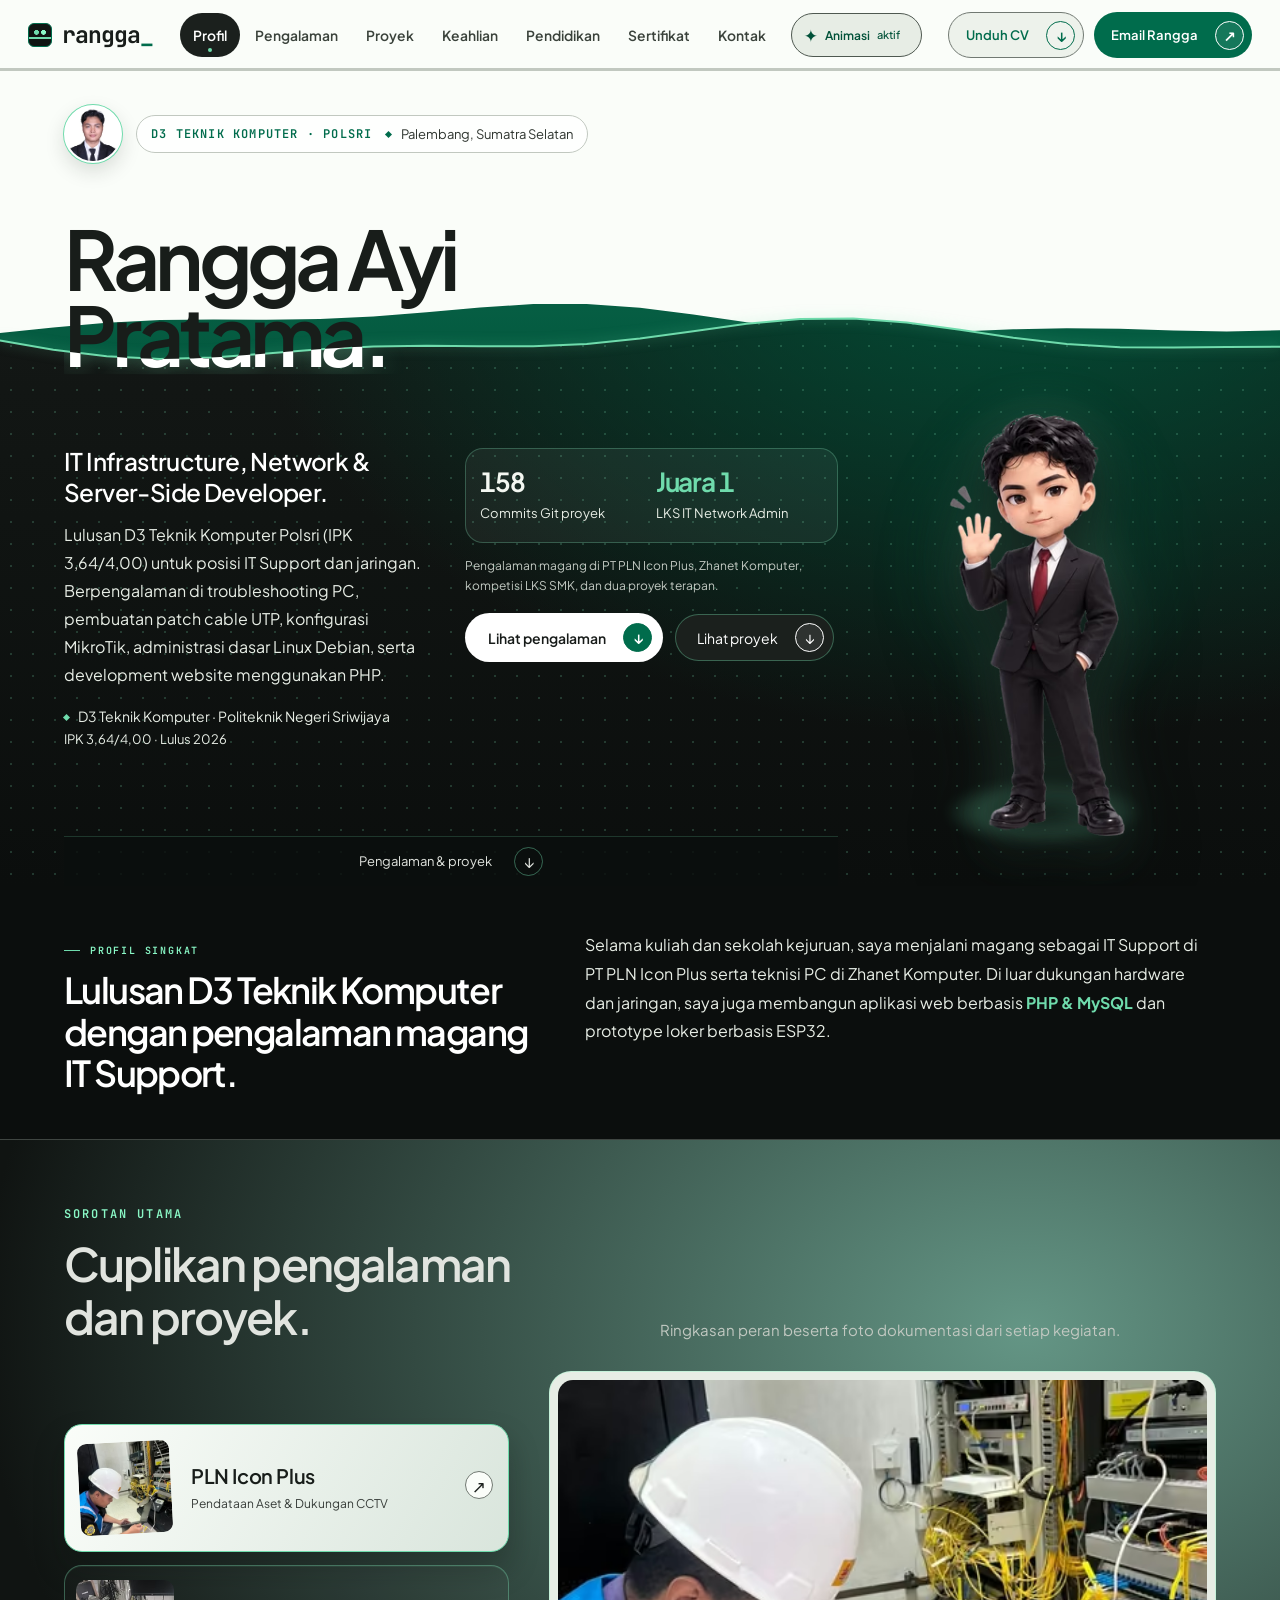
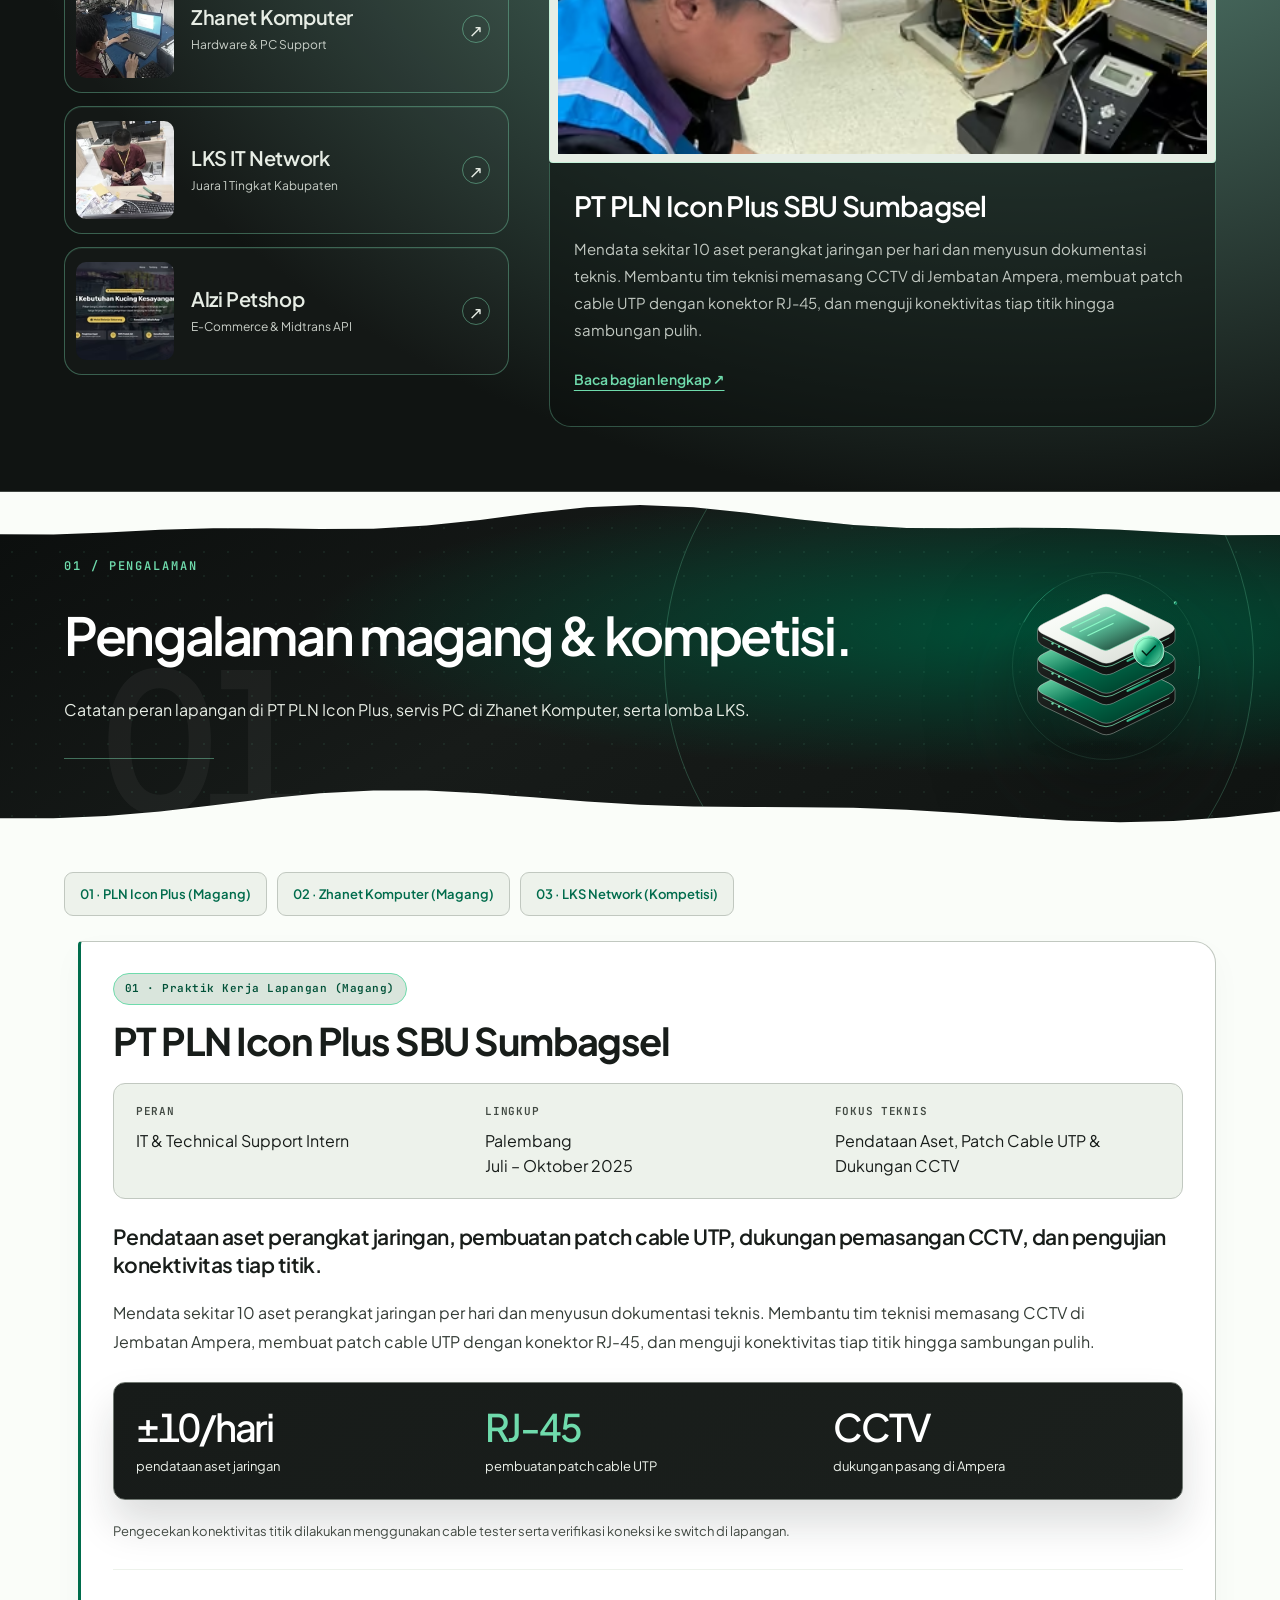
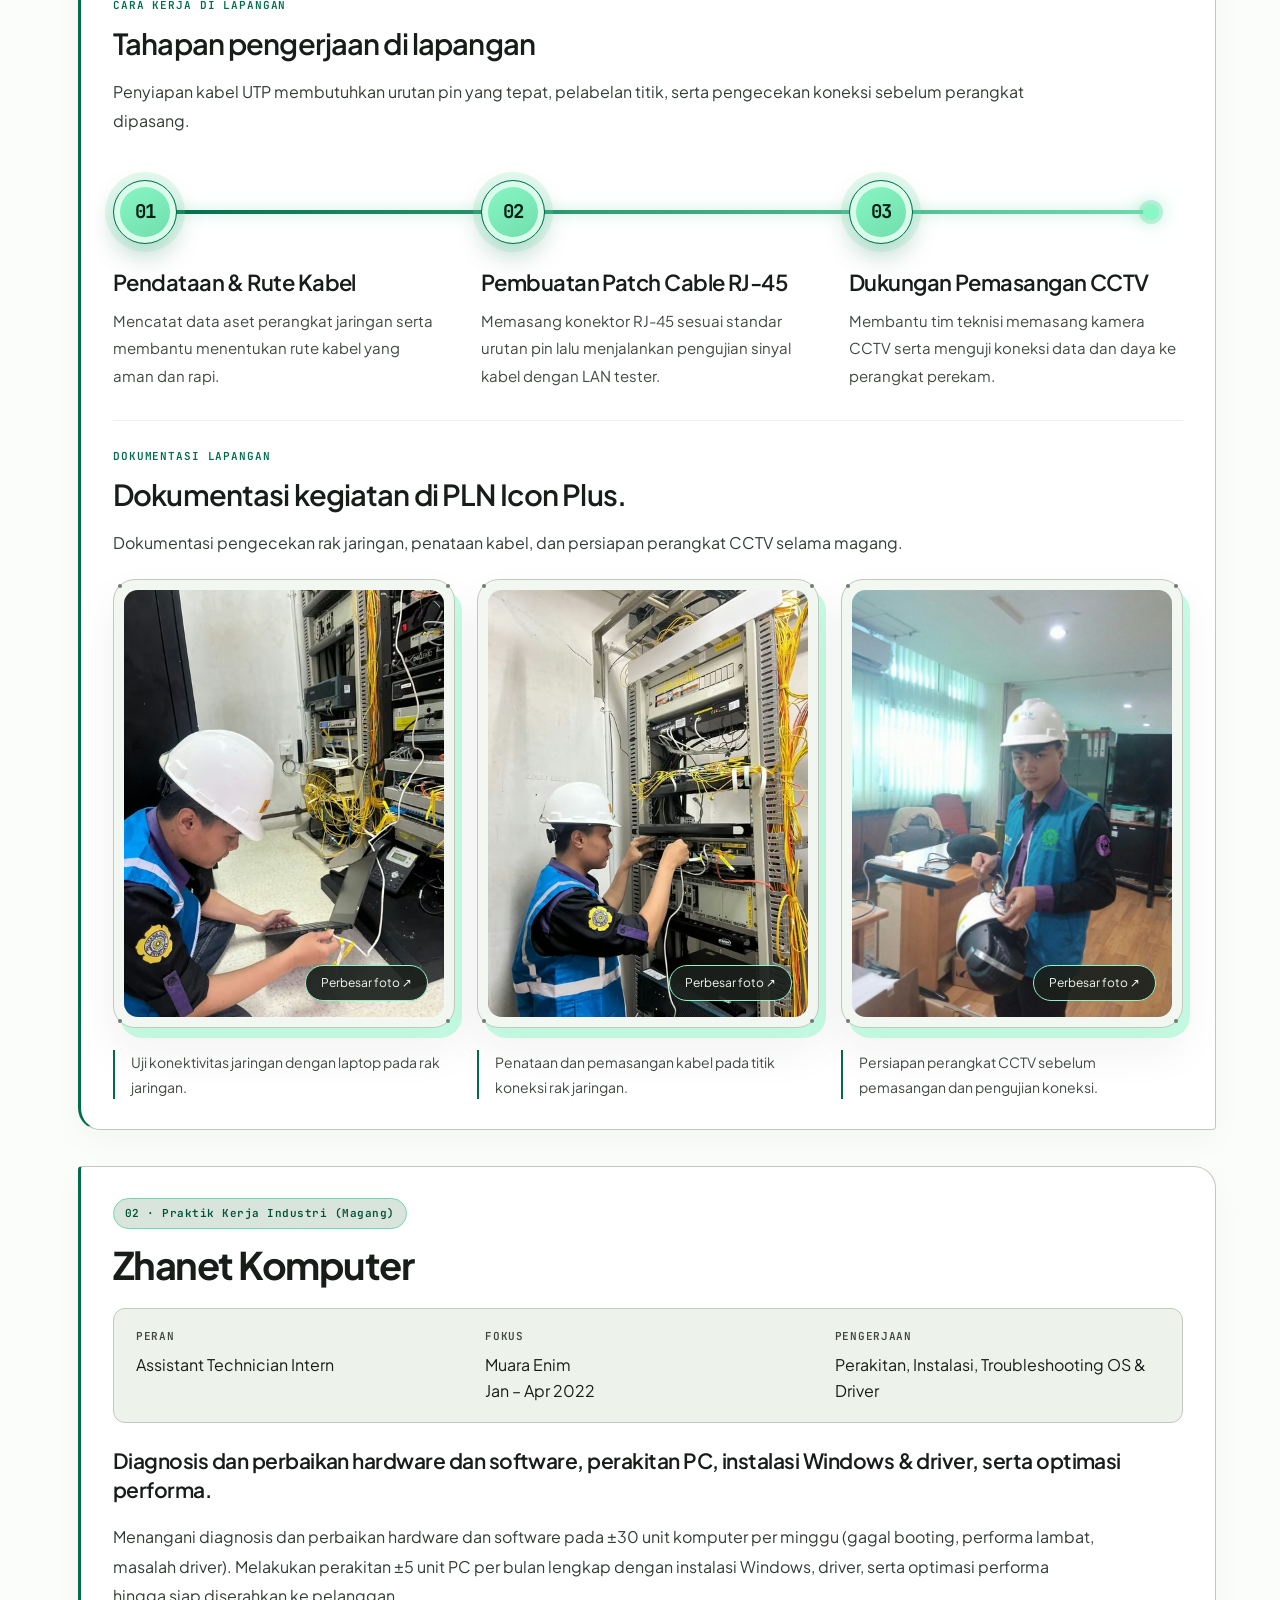
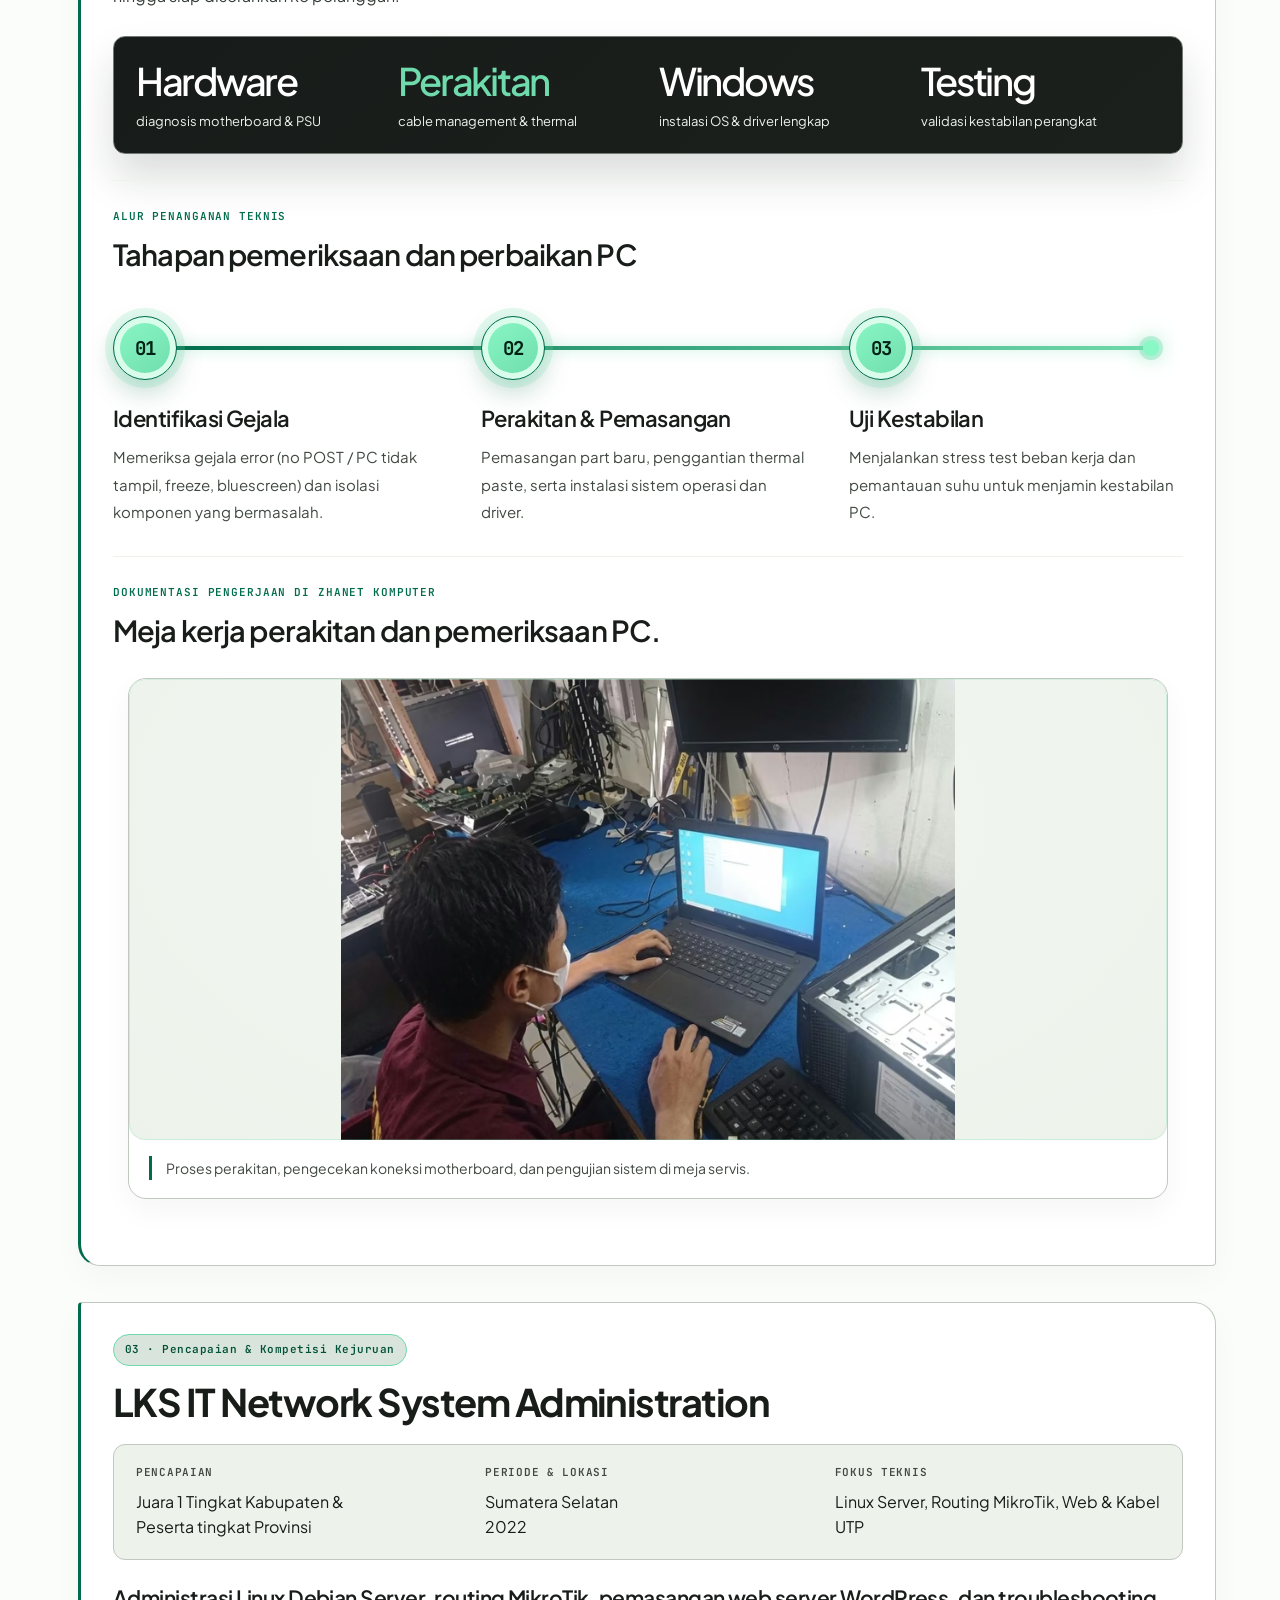
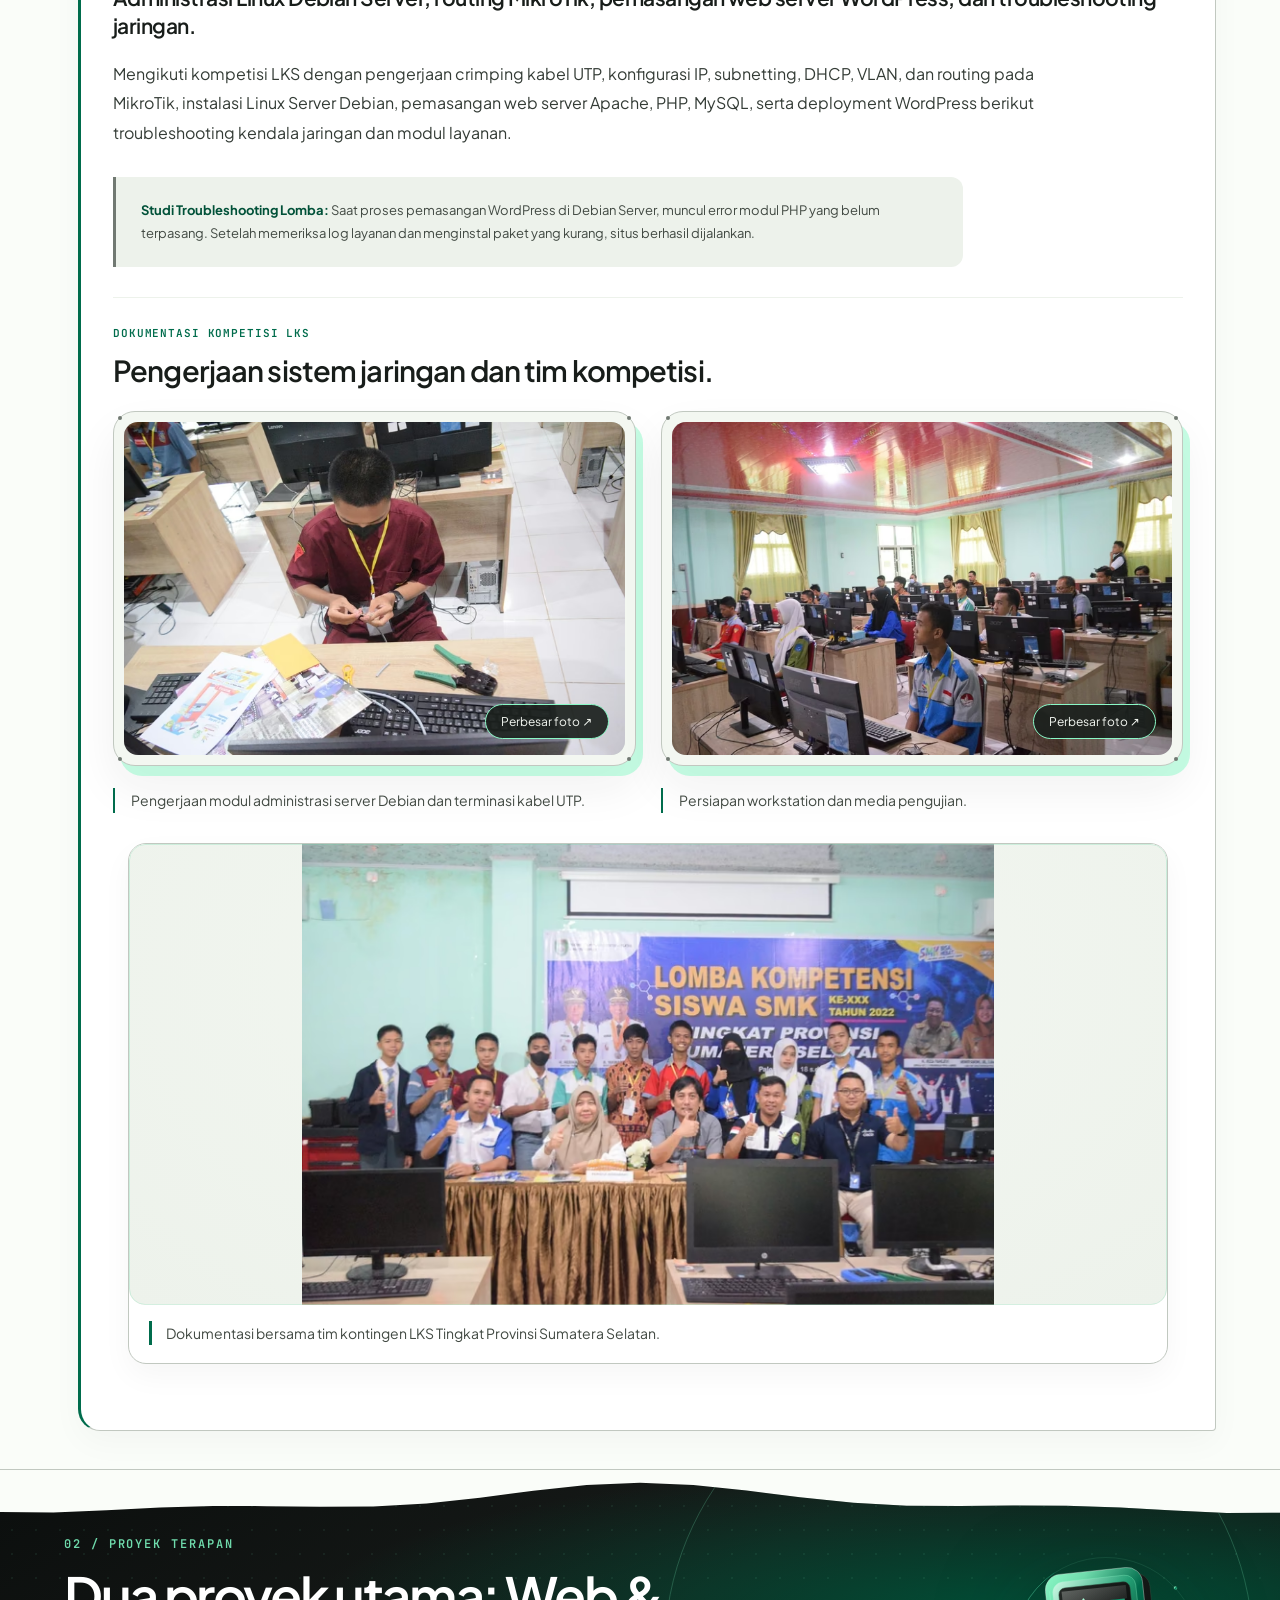
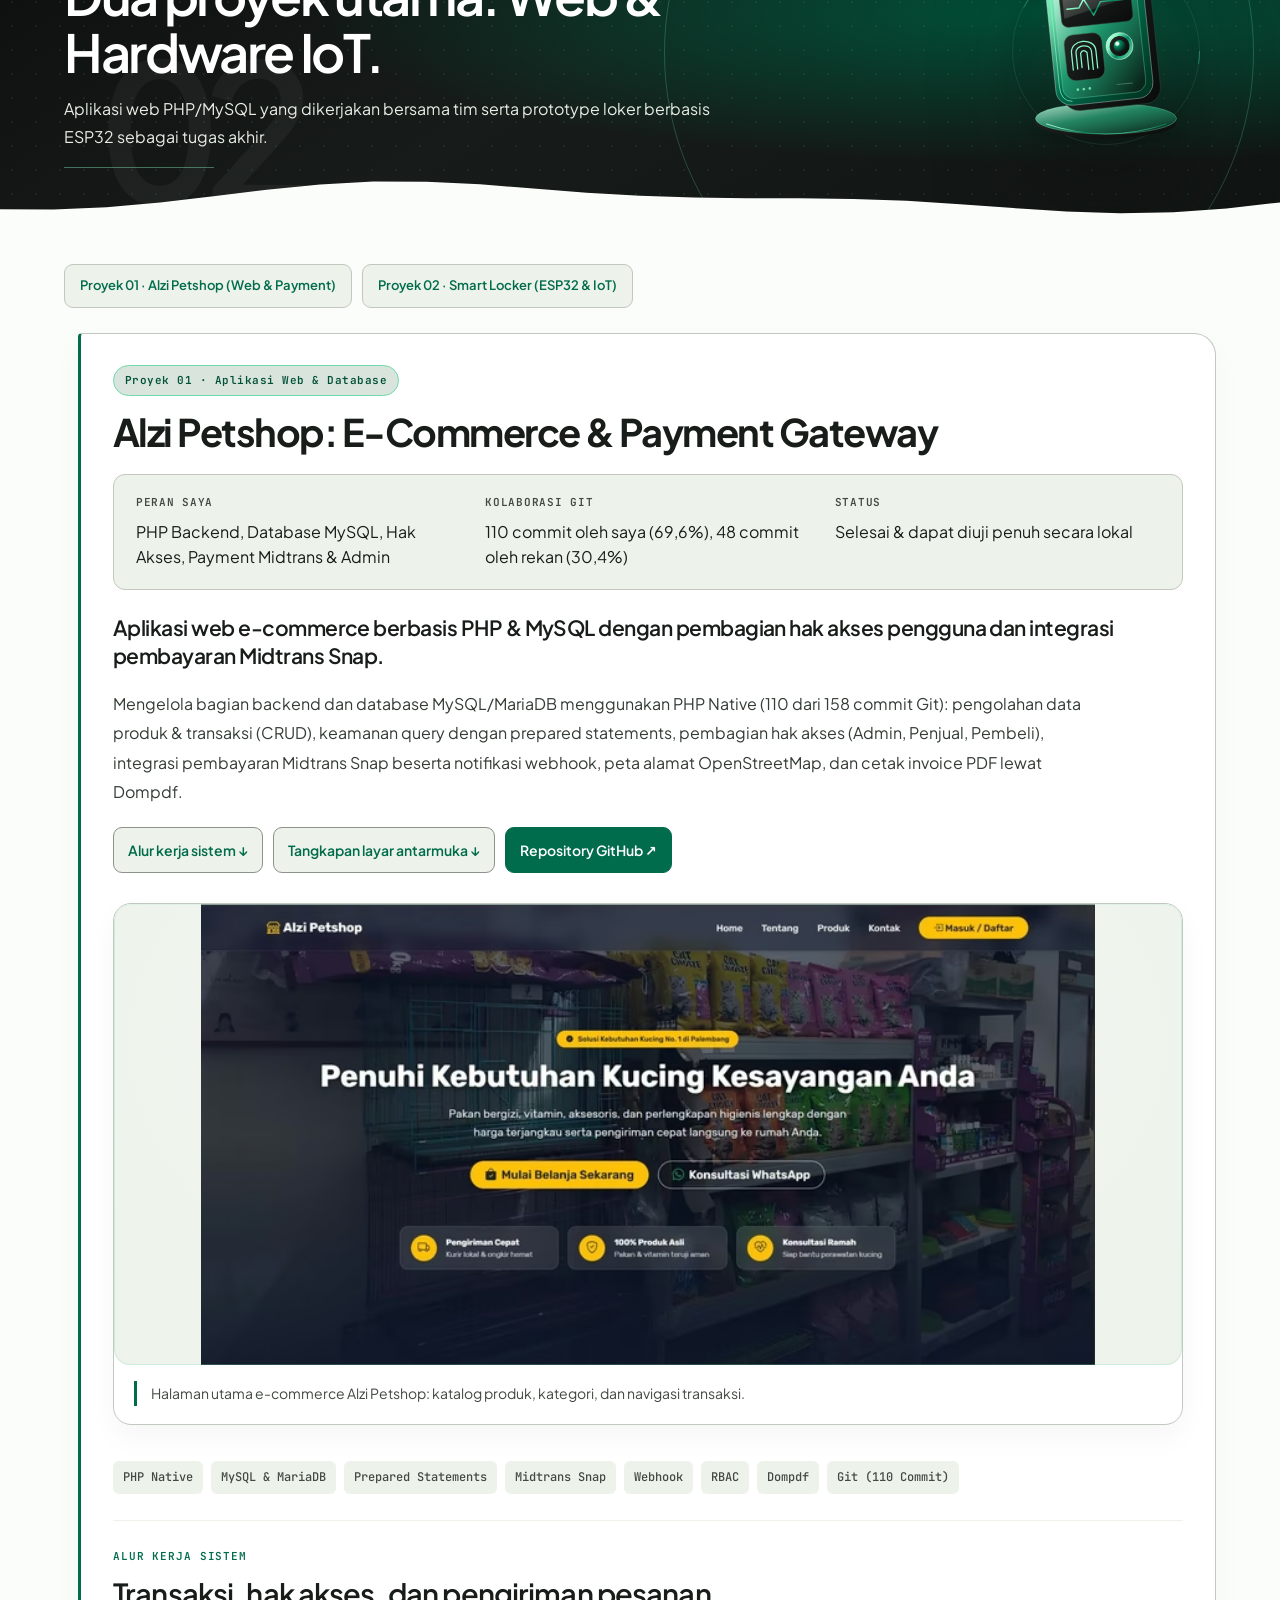
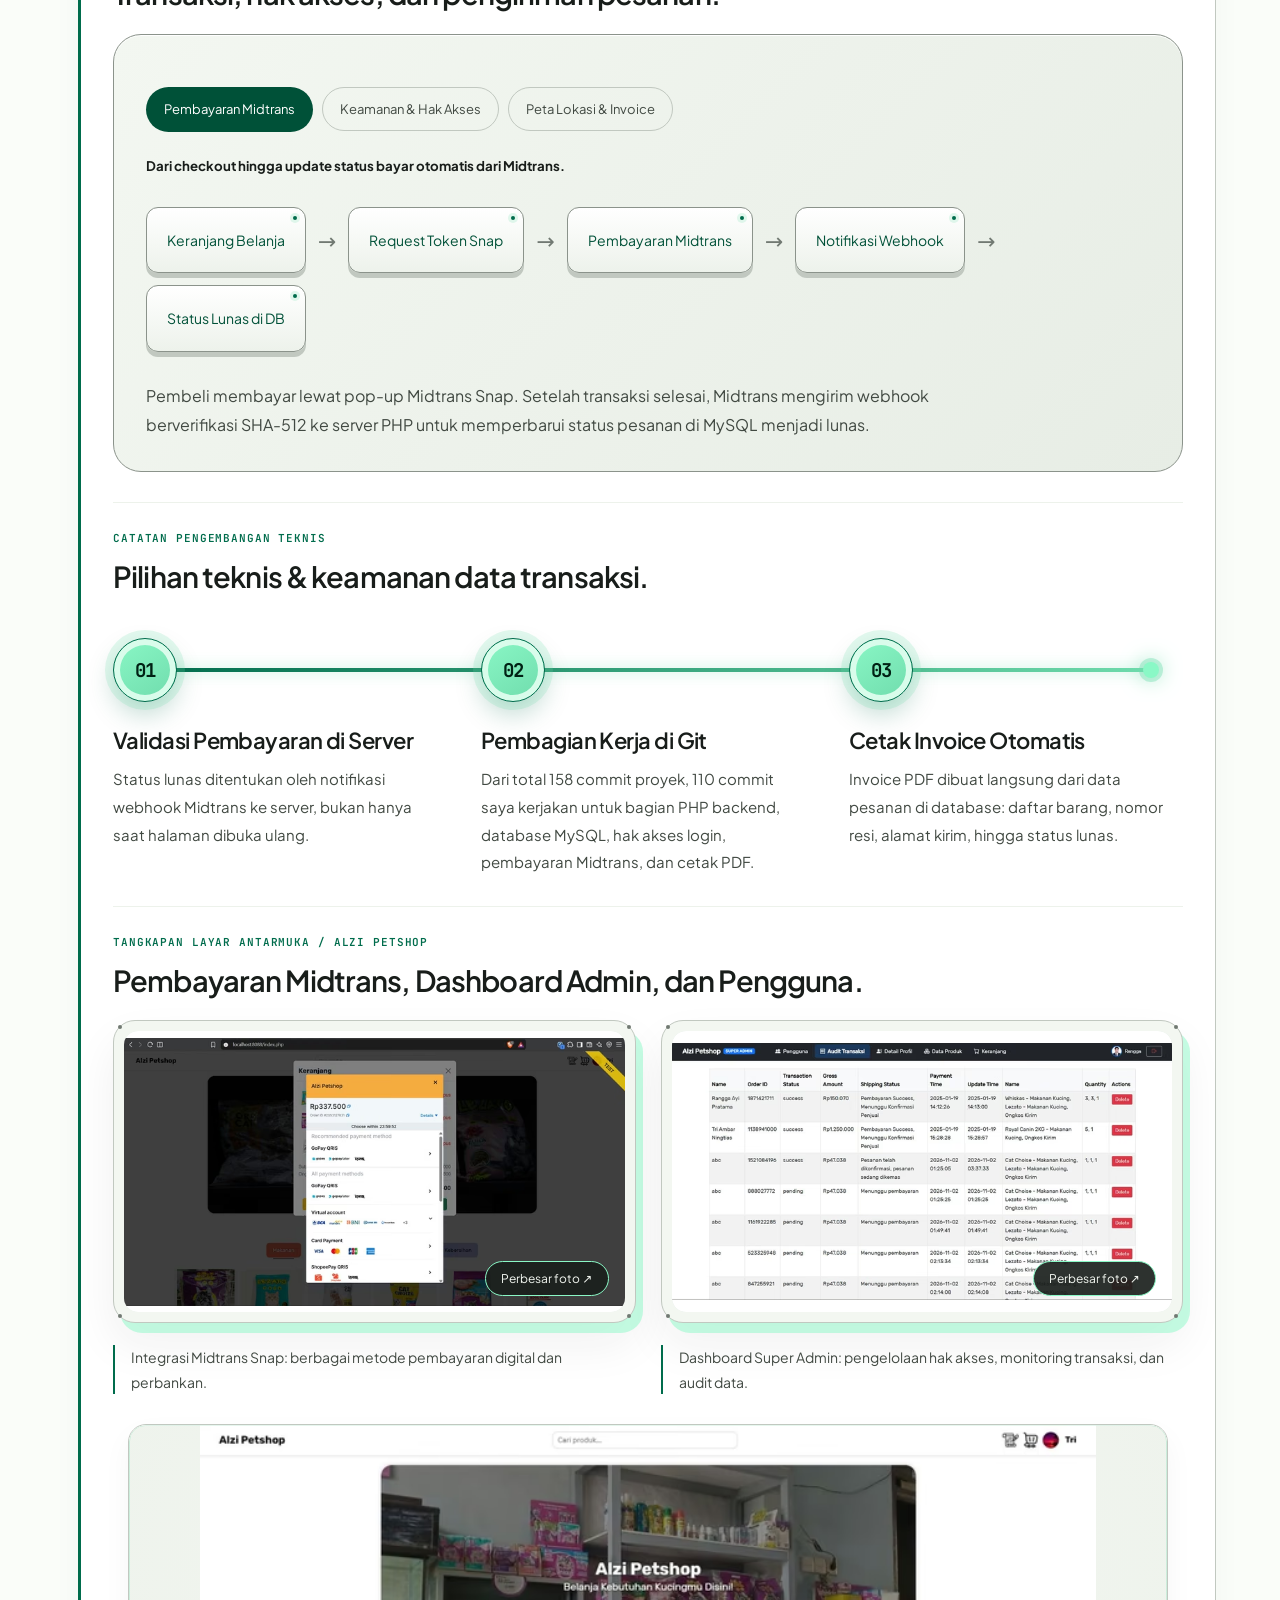
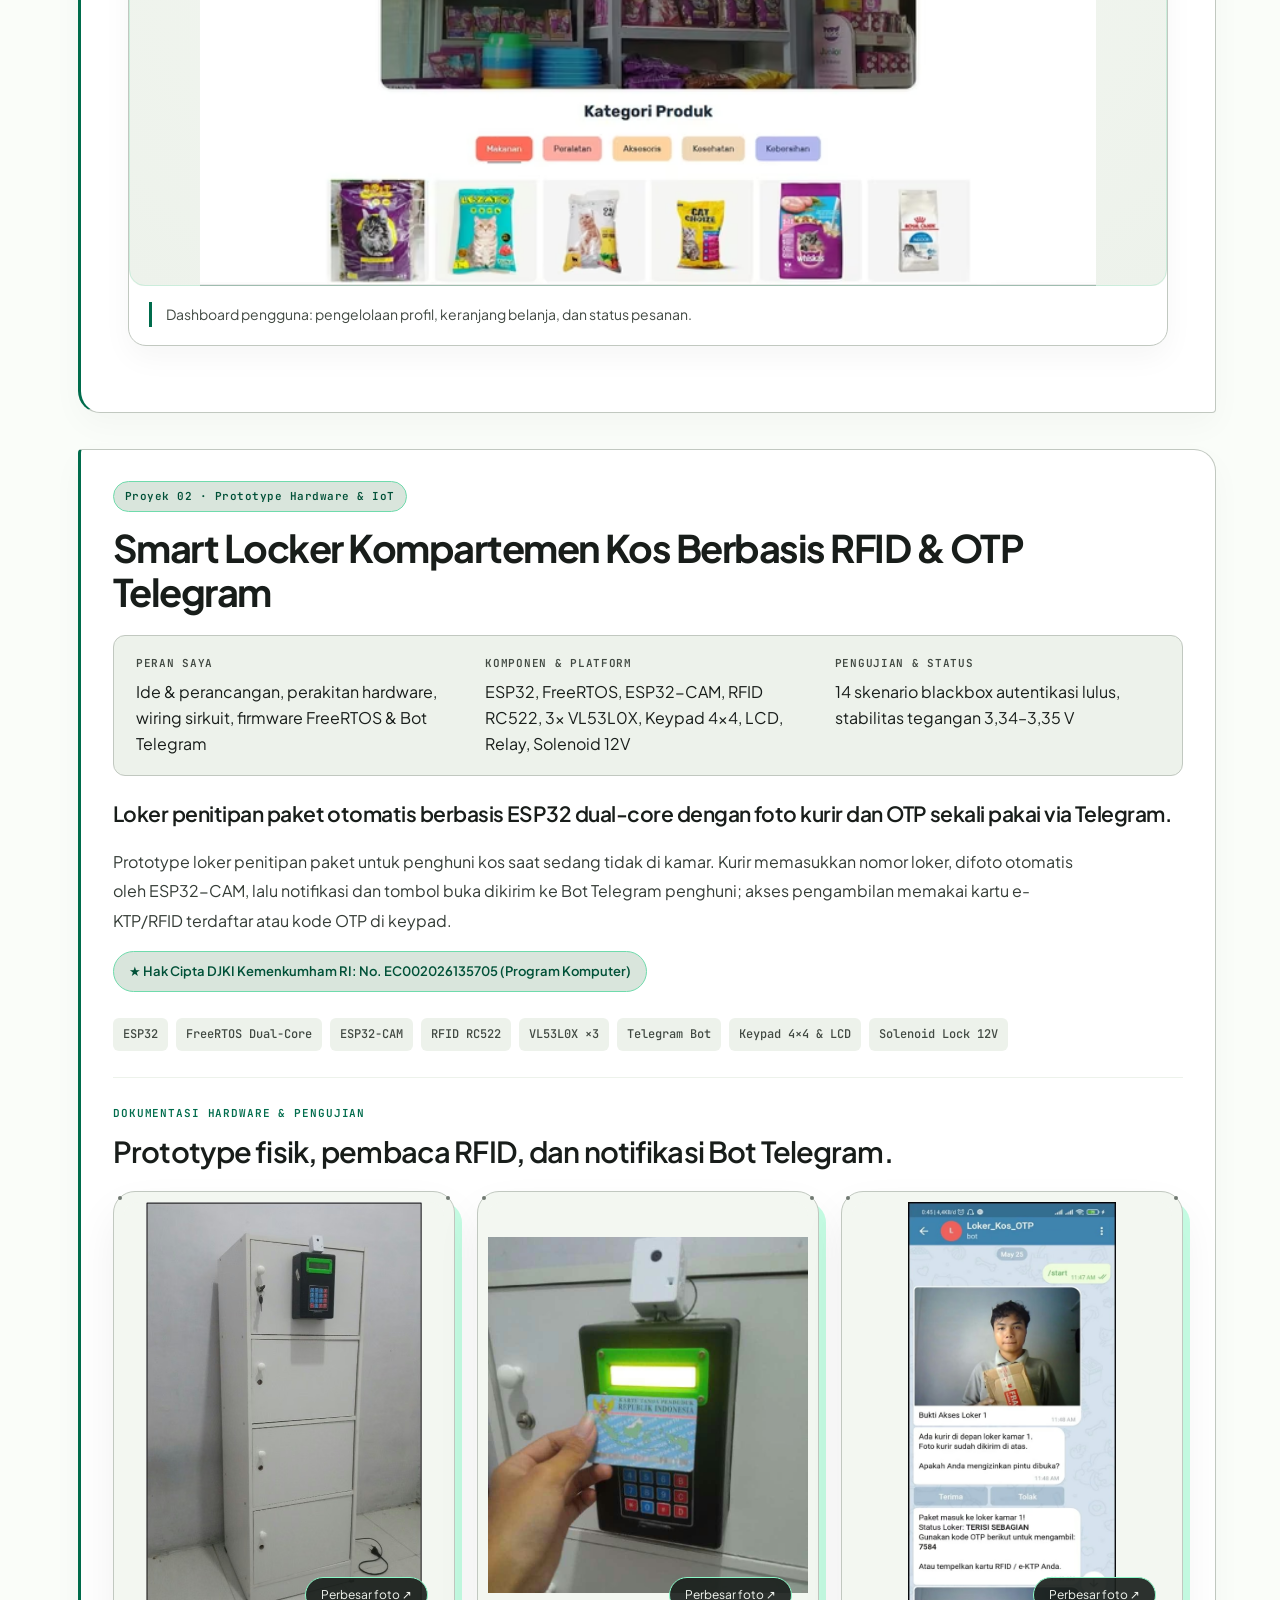
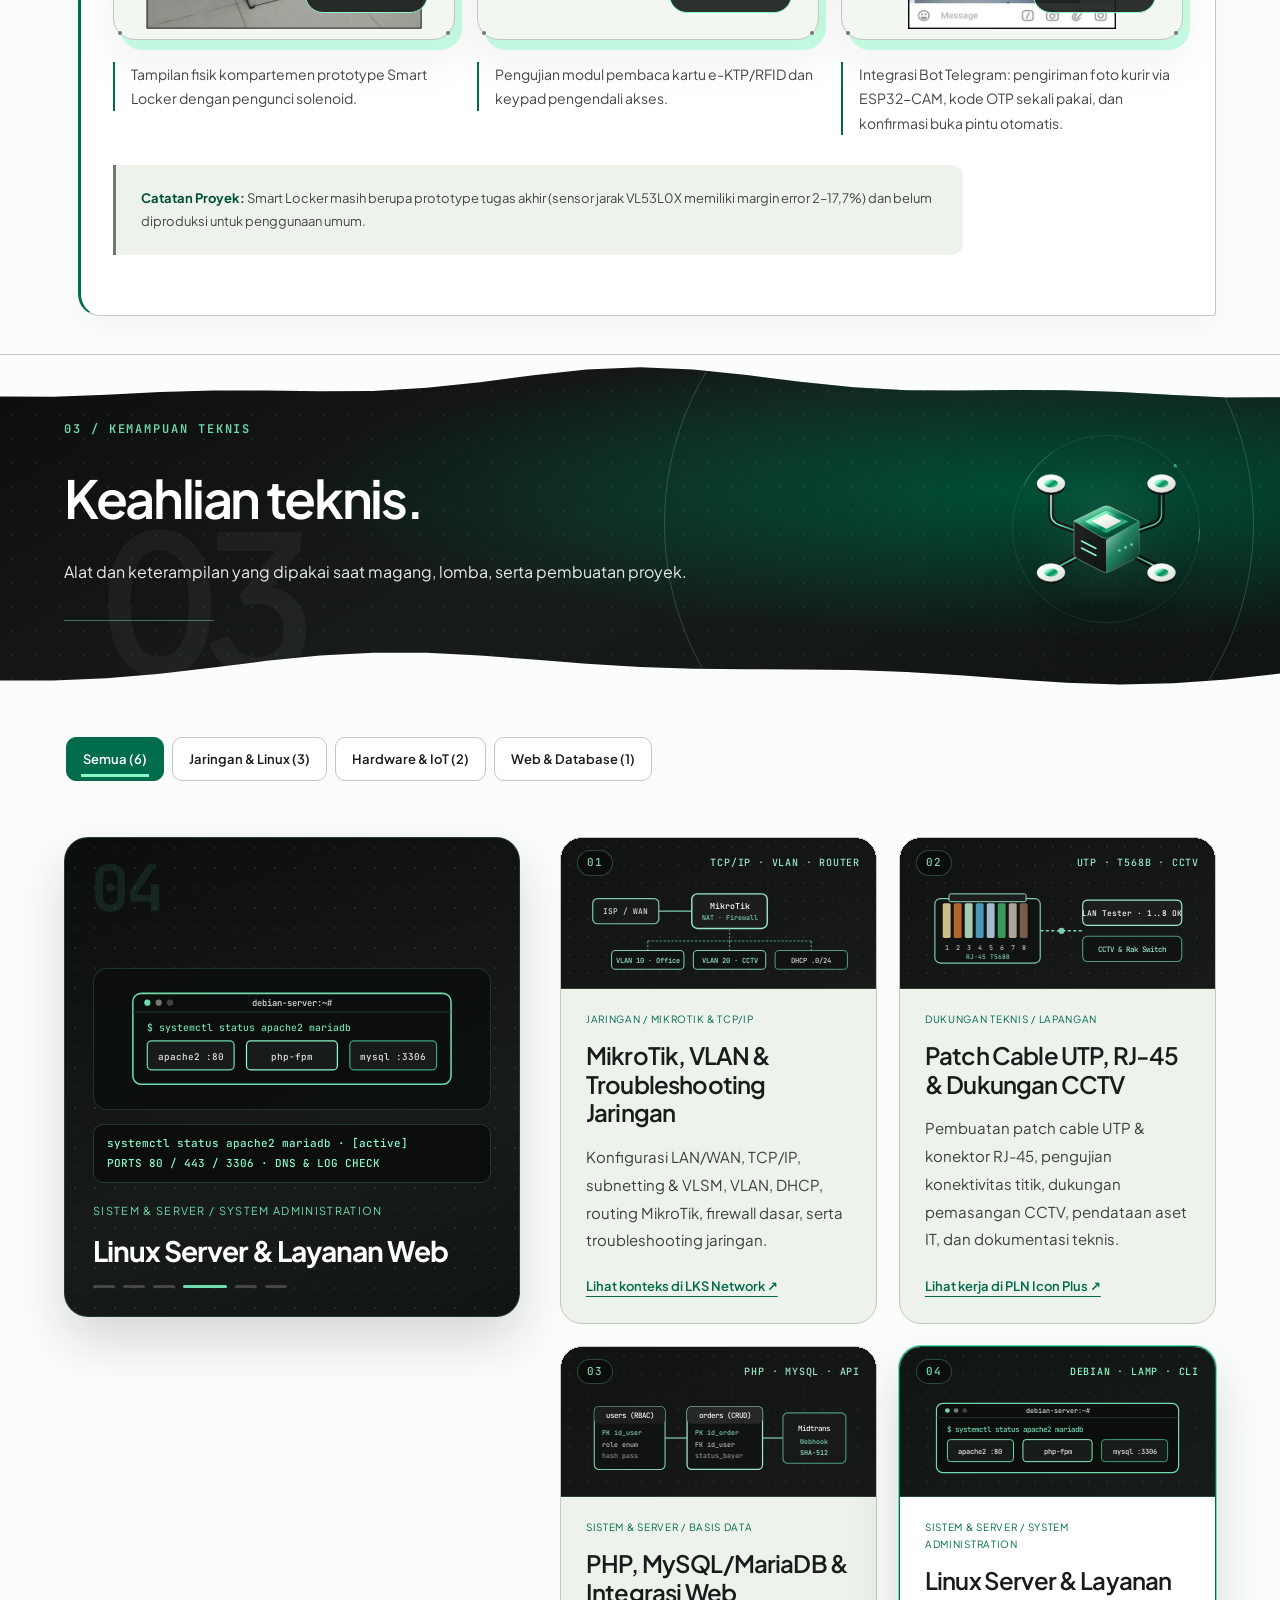
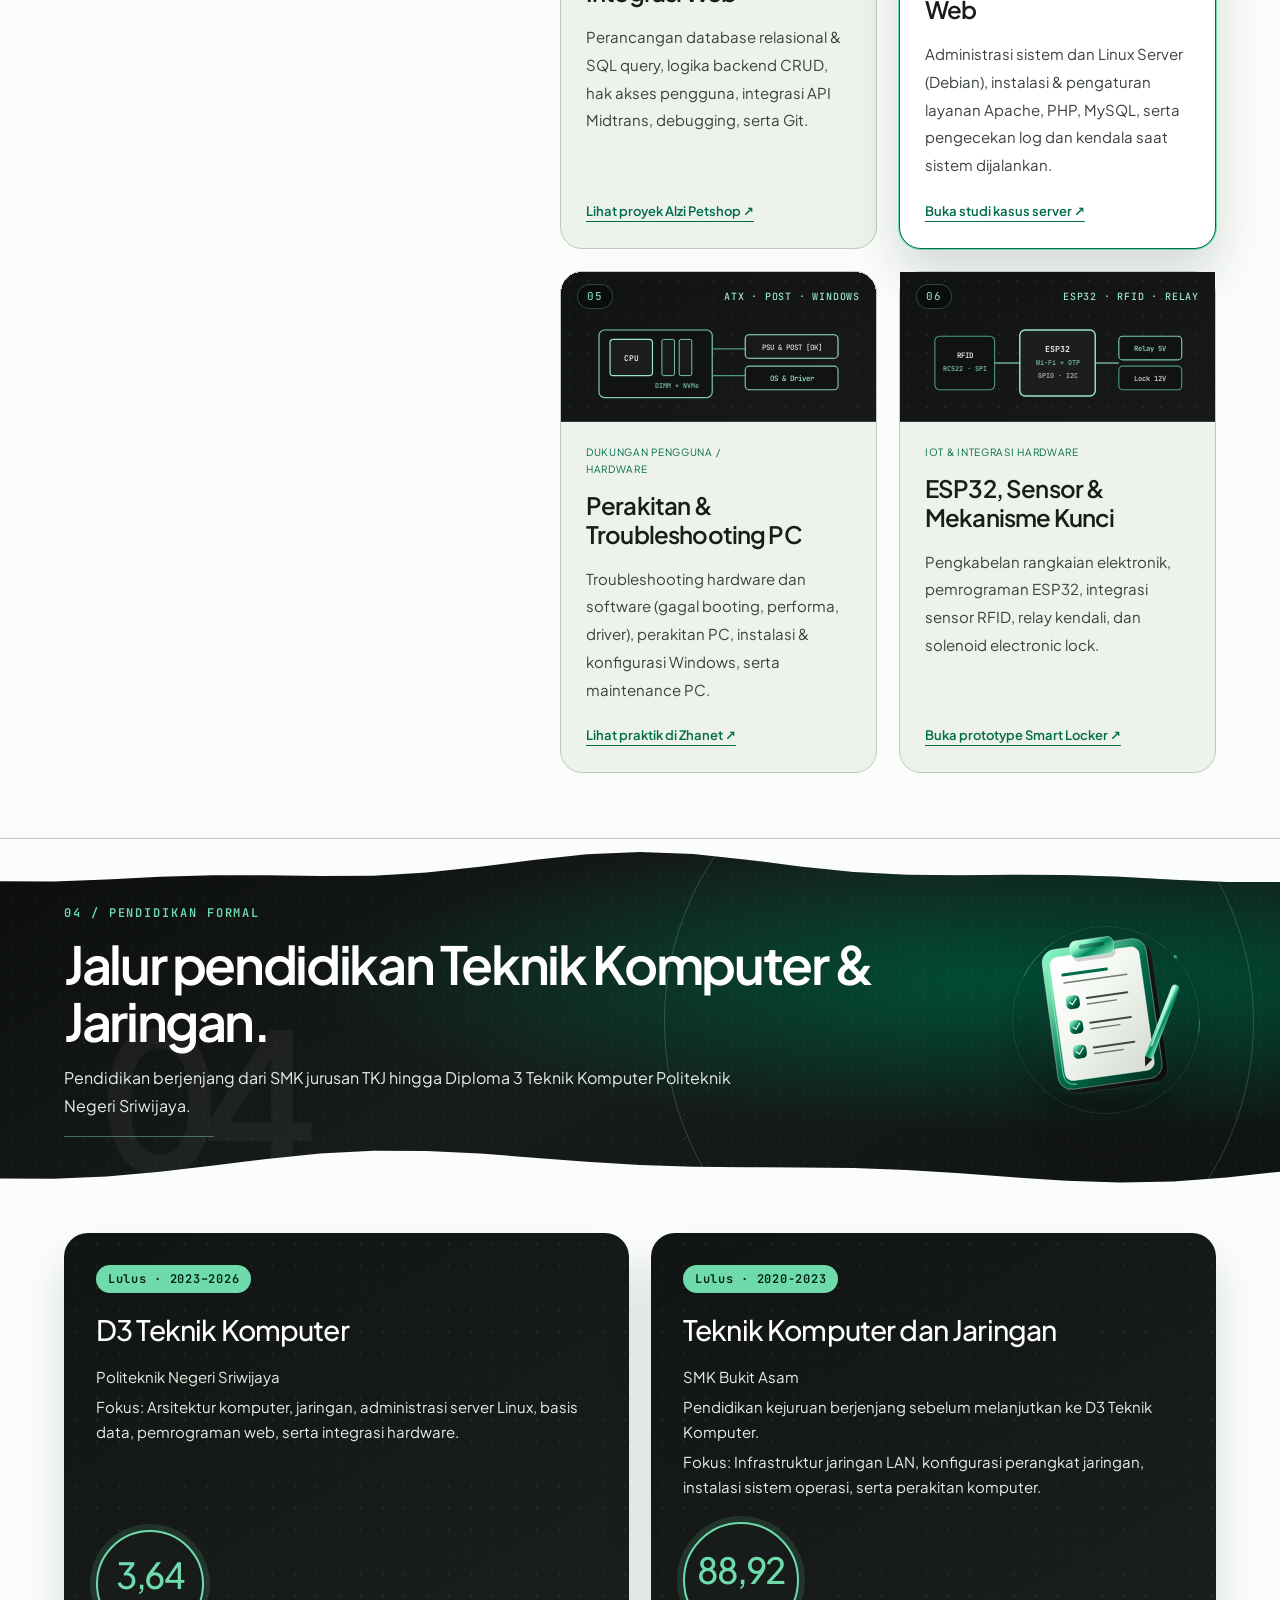
<file: index.html>
<!doctype html>
<html class="portfolio-document" lang="id">
<head>
  <meta charset="utf-8">
  <meta name="viewport" content="width=device-width, initial-scale=1">
  <meta name="theme-color" content="#101412">
  <link rel="icon" href="data:image/svg+xml,%3Csvg xmlns=%22http://www.w3.org/2000/svg%22 viewBox=%220 0 64 64%22%3E%3Crect width=%2264%22 height=%2264%22 rx=%2214%22 fill=%22%23101412%22 stroke=%22%236FDBAC%22 stroke-width=%223%22/%3E%3Ctext x=%2232%22 y=%2244%22 font-family=%22Arial,sans-serif%22 font-size=%2234%22 font-weight=%22bold%22 fill=%22%236FDBAC%22 text-anchor=%22middle%22%3ER%3C/text%3E%3C/svg%3E">
  <title>Rangga Ayi Pratama — IT Infrastructure, Network &amp; Server-Side Developer.</title>
  <meta name="description" content="Portofolio Rangga Ayi Pratama, lulusan D3 Teknik Komputer Polsri (IPK 3,64). Magang IT Support di PLN Icon Plus &amp; Zhanet Komputer, Juara 1 LKS IT Network Admin, proyek web PHP/MySQL dan Smart Locker ESP32.">
  <link rel="canonical" href="https://rangga-ayi.github.io/">
  <meta property="og:title" content="Rangga Ayi Pratama — IT Infrastructure, Network & Server-Side Developer.">
  <meta property="og:description" content="Fresh graduate D3 Teknik Komputer Polsri (IPK 3,64/4,00) untuk posisi IT Support &amp; Network. Pengalaman di PLN Icon Plus, Zhanet Komputer, MikroTik, Linux Debian, dan PHP/MySQL.">
  <meta property="og:type" content="profile">
  <meta property="og:url" content="https://rangga-ayi.github.io/">
  <meta property="og:image" content="https://rangga-ayi.github.io/assets/profile/Rangga.jpg">
  <meta name="twitter:card" content="summary_large_image">
  <meta name="twitter:image" content="https://rangga-ayi.github.io/assets/profile/Rangga.jpg">

  <!-- Self-hosted Fonts & Primary Stylesheet -->
  <script>document.documentElement.classList.add('js');</script>
  <link rel="preload" href="assets/fonts/plus-jakarta-sans-latin.woff2" as="font" type="font/woff2" crossorigin>
  <link rel="preload" href="assets/fonts/jetbrains-mono-latin.woff2" as="font" type="font/woff2" crossorigin>
  <link rel="preload" as="image" href="assets/profile/Rangga_Greet-220.avif" imagesrcset="assets/profile/Rangga_Greet-220.avif 220w, assets/profile/Rangga_Greet-320.avif 320w, assets/profile/Rangga_Greet-640.avif 640w" imagesizes="(max-width: 700px) 112px, 300px" fetchpriority="high">
  <link rel="stylesheet" href="style.css">

  <!-- Scripts: GSAP, ScrollTrigger & Modular Components -->
  <script defer src="assets/js/gsap.min.js"></script>
  <script defer src="assets/js/ScrollTrigger.min.js"></script>
  <script type="module" src="assets/js/common.mjs"></script>
  <script type="module" src="assets/js/portfolio.mjs"></script>
  <script type="module" src="assets/js/motion.mjs"></script>

  <!-- Schema.org JSON-LD -->
  <script type="application/ld+json">
  {
    "@context": "https://schema.org",
    "@type": "Person",
    "name": "Rangga Ayi Pratama",
    "url": "https://rangga-ayi.github.io/",
    "image": "https://rangga-ayi.github.io/assets/profile/Rangga.jpg",
    "alumniOf": {
      "@type": "CollegeOrUniversity",
      "name": "Politeknik Negeri Sriwijaya"
    },
    "sameAs": [
      "https://github.com/rangga-ayi",
      "https://www.linkedin.com/in/rangga-ayi-pratama"
    ]
  }
  </script>
</head>
<body class="portfolio-page" data-tone="light">
  <div id="top-sentinel" aria-hidden="true"></div>
  <a class="skip-link" href="#main">Lewati ke konten</a>

  <!-- Header -->
  <header class="site-header portfolio-header">
    <a class="wordmark" href="#profil" aria-label="Rangga, kembali ke profil">rangga<span>_</span></a>
    <nav class="section-navigation" aria-label="Bagian portofolio">
      <div class="section-links">
        <a href="#profil">Profil</a>
        <a href="#pengalaman">Pengalaman</a>
        <a href="#proyek">Proyek</a>
        <a href="#keahlian">Keahlian</a>
        <a href="#pendidikan">Pendidikan</a>
        <a href="#sertifikat">Sertifikat</a>
        <a href="#kontak">Kontak</a>
      </div>
      <button class="motion-control" data-motion-control type="button" aria-pressed="true">
        <span class="motion-control-icon" aria-hidden="true">✦</span>
        <span class="motion-control-label">Animasi</span>
        <small aria-hidden="true">aktif</small>
      </button>
    </nav>
    <div class="portfolio-header-actions">
      <a class="header-cv" href="https://drive.google.com/file/d/1UTwDT62t1Q2x-gY4T4WLuHaKatudtCxP/view?usp=sharing" target="_blank" rel="noopener noreferrer">Unduh CV <span class="action-icon" aria-hidden="true">↓</span></a>
      <a class="header-contact" href="mailto:pratama.ranggaayi@gmail.com">Email Rangga <span class="action-icon" aria-hidden="true">↗</span></a>
    </div>
    <span class="reading-progress" aria-hidden="true"><i></i></span>
  </header>

  <!-- SVG Icon Definitions -->
  <svg class="icon-defs" xmlns="http://www.w3.org/2000/svg" aria-hidden="true">
    <symbol id="i-data" viewBox="0 0 24 24">
      <ellipse cx="12" cy="5" rx="8" ry="3"/>
      <path d="M4 5v14c0 4 16 4 16 0V5M4 12c0 4 16 4 16 0"/>
    </symbol>
    <symbol id="i-network" viewBox="0 0 24 24">
      <rect x="8" y="2" width="8" height="6" rx="1"/>
      <path d="M12 8v6M4 14h16M4 14v3m8-3v3m8-3v3"/>
      <rect x="1" y="17" width="6" height="5" rx="1"/>
      <rect x="9" y="17" width="6" height="5" rx="1"/>
      <rect x="17" y="17" width="6" height="5" rx="1"/>
    </symbol>
    <symbol id="i-chip" viewBox="0 0 24 24">
      <rect x="6" y="6" width="12" height="12" rx="2"/>
      <rect x="10" y="10" width="4" height="4"/>
      <path d="M9 2v4m6-4v4m-6 12v4m6-4v4M2 9h4m-4 6h4m12-6h4m-4 6h4"/>
    </symbol>
    <symbol id="i-search" viewBox="0 0 24 24">
      <circle cx="10" cy="10" r="6"/>
      <path d="m15 15 6 6"/>
    </symbol>
    <symbol id="i-check" viewBox="0 0 24 24">
      <path d="m5 12 4 4L20 5"/>
    </symbol>
    <symbol id="i-award" viewBox="0 0 24 24">
      <circle cx="12" cy="8" r="6"/>
      <path d="m8 13-2 9 6-3 6 3-2-9"/>
    </symbol>
  </svg>

  <main id="main" tabindex="-1">
    <!-- 00 / Hero Section -->
    <section class="portfolio-hero descent-hero" id="profil" data-portfolio-section aria-labelledby="profile-name" tabindex="-1">
      <div class="intro-track">
        <div class="hero-scene" data-surface-stage="hero">
          <div class="wrap hero-layout">
            <div class="hero-top">
              <span id="ringkas" class="anchor-alias" aria-hidden="true"></span>
              <div class="hero-identity">
                <a class="portfolio-person-photo" href="assets/profile/Rangga.jpg" data-lightbox aria-label="Perbesar foto asli Rangga">
                  <picture>
                    <source type="image/avif" srcset="assets/profile/Rangga-120.avif 120w" sizes="58px">
                    <img src="assets/profile/Rangga.jpg" width="300" height="400" alt="Foto formal Rangga Ayi Pratama dengan jas hitam dan dasi." loading="eager" decoding="async">
                  </picture>
                </a>
                <div class="hero-identity-copy">
                  <span class="eyebrow">D3 Teknik Komputer · Polsri</span>
                  <span class="hero-place">Palembang, Sumatra Selatan</span>
                </div>
              </div>
            </div>

            <h1 id="profile-name" class="hero-title">
              <span class="title-ink">Rangga Ayi<br>Pratama.</span>
              <span class="title-depth" data-surface-clone aria-hidden="true">Rangga Ayi<br>Pratama.</span>
            </h1>

            <div class="hero-profile">
              <div class="hero-lead">
                <p class="hero-profession">IT Infrastructure, Network &amp; Server-Side Developer.</p>
                <p class="hero-description">Lulusan D3 Teknik Komputer Polsri (IPK 3,64/4,00) untuk posisi IT Support dan jaringan. Berpengalaman di troubleshooting PC, pembuatan patch cable UTP, konfigurasi MikroTik, administrasi dasar Linux Debian, serta development website menggunakan PHP.</p>
                <div class="hero-context">
                  <span>D3 Teknik Komputer · Politeknik Negeri Sriwijaya<br>
                    <small>IPK 3,64/4,00 · Lulus 2026</small>
                  </span>
                </div>
              </div>

              <div class="hero-proof">
                <div class="portfolio-metrics" role="group" aria-label="Ringkasan kompetensi utama">
                  <div>
                    <b>158</b>
                    <span>Commits Git proyek</span>
                  </div>
                  <div>
                    <b>Juara 1</b>
                    <span>LKS IT Network Admin</span>
                  </div>
                </div>
                <p class="hero-evidence-source">Pengalaman magang di PT PLN Icon Plus, Zhanet Komputer, kompetisi LKS SMK, dan dua proyek terapan.</p>
                <div class="hero-actions">
                  <a class="button button-white" href="#pengalaman">Lihat pengalaman <span class="action-icon" aria-hidden="true">↓</span></a>
                  <a class="hero-project-link" href="#proyek">Lihat proyek <span class="action-icon" aria-hidden="true">↓</span></a>
                </div>
              </div>
            </div>

            <div class="hero-character" aria-hidden="true">
              <div class="hero-character-halo"></div>
              <div class="hero-camera">
                <div class="hero-parallax">
                  <div class="hero-life">
                    <div class="hero-pose pose-wave">
                      <picture>
                        <source type="image/avif" srcset="assets/profile/Rangga_Greet-220.avif 220w, assets/profile/Rangga_Greet-320.avif 320w, assets/profile/Rangga_Greet-640.avif 640w" sizes="(max-width: 700px) 112px, 300px">
                        <img src="assets/profile/Rangga_Greet-640.avif" width="640" height="960" alt="Karakter 3D Rangga Ayi Pratama menyapa mengenakan jas hitam dan dasi merah." loading="eager" decoding="async" fetchpriority="high" data-essential>
                      </picture>
                    </div>
                    <div class="hero-pose pose-idle">
                      <picture>
                        <source type="image/avif" srcset="assets/profile/Rangga_Idle-220.avif 220w, assets/profile/Rangga_Idle-320.avif 320w, assets/profile/Rangga_Idle-640.avif 640w" sizes="(max-width: 700px) 112px, 300px">
                        <img src="assets/profile/Rangga_Idle-640.avif" width="640" height="960" alt="" loading="lazy" decoding="async" fetchpriority="low">
                      </picture>
                    </div>
                  </div>
                </div>
              </div>
            </div>

            <a class="continue-reading" href="#pengalaman">Pengalaman &amp; proyek <span aria-hidden="true">↓</span></a>
          </div>
        </div>
      </div>
    </section>

    <!-- Overview Section -->
    <section class="portfolio-overview" id="ringkasan" aria-labelledby="overview-heading">
      <div class="wrap">
        <div class="overview-heading">
          <span class="eyebrow">Profil singkat</span>
          <h2 id="overview-heading">Lulusan D3 Teknik Komputer dengan pengalaman magang IT Support.</h2>
        </div>
        <p>Selama kuliah dan sekolah kejuruan, saya menjalani magang sebagai IT Support di PT PLN Icon Plus serta teknisi PC di Zhanet Komputer. Di luar dukungan hardware dan jaringan, saya juga membangun aplikasi web berbasis <strong>PHP &amp; MySQL</strong> dan prototype loker berbasis ESP32.</p>
      </div>
    </section>

    <!-- Interactive Evidence Picker -->
    <section class="proof-explorer" data-proof-explorer hidden aria-labelledby="proof-title">
      <div class="wrap">
        <div class="proof-heading">
          <span class="eyebrow">Sorotan utama</span>
          <h2 id="proof-title">Cuplikan pengalaman dan proyek.</h2>
          <p>Ringkasan peran beserta foto dokumentasi dari setiap kegiatan.</p>
        </div>
        <div class="proof-layout">
          <div class="proof-picks" role="tablist" aria-label="Pilih bukti pengalaman"></div>
          <div class="proof-view"></div>
        </div>
      </div>
    </section>

    <!-- 01 / Experience Section -->
    <section class="portfolio-section" id="pengalaman" data-portfolio-section aria-labelledby="experience-title" tabindex="-1">
      <div class="chapter-depth" aria-hidden="true">
        <span>01</span>
        <i></i>
      </div>
      <div class="wrap">
        <span id="experience-heading" class="anchor-alias" aria-hidden="true"></span>
        <div class="portfolio-section-heading chapter-panel">
          <span class="eyebrow">01 / Pengalaman</span>
          <h2 id="experience-title">Pengalaman magang &amp; kompetisi.</h2>
          <p>Catatan peran lapangan di PT PLN Icon Plus, servis PC di Zhanet Komputer, serta lomba LKS.</p>
          <svg class="chapter-circuit" viewBox="0 0 360 200" fill="none" aria-hidden="true">
            <path d="M12 145H95Q118 145 118 122V62Q118 40 140 40H230Q252 40 252 62V126Q252 150 278 150H350"/>
            <circle cx="12" cy="145" r="8"/>
            <circle cx="140" cy="40" r="8"/>
            <circle cx="278" cy="150" r="8"/>
            <circle cx="350" cy="150" r="8"/>
          </svg>
          <div class="chapter-leaf" aria-hidden="true"></div>
          <span class="section-rule" aria-hidden="true"><i></i></span>
        </div>

        <nav class="experience-sections" aria-label="Pilih pengalaman">
          <a href="#pln-icon-plus">01 · PLN Icon Plus (Magang)</a>
          <a href="#zhanet-komputer">02 · Zhanet Komputer (Magang)</a>
          <a href="#lks-network">03 · LKS Network (Kompetisi)</a>
        </nav>

        <div class="career-list">
          <!-- Entry 1: PLN Icon Plus -->
          <article class="career-entry" id="pln-icon-plus" aria-labelledby="pln-title" data-proof-label="PLN Icon Plus" data-proof-note="Pendataan Aset &amp; Dukungan CCTV">
            <header class="entry-heading">
              <span class="entry-kind">01 · Praktik Kerja Lapangan (Magang)</span>
              <h3 id="pln-title">PT PLN Icon Plus SBU Sumbagsel</h3>
              <div class="journal-meta">
                <div>
                  <span>Peran</span>
                  <p>IT &amp; Technical Support Intern</p>
                </div>
                <div>
                  <span>Lingkup</span>
                  <p>Palembang<br>Juli – Oktober 2025</p>
                </div>
                <div>
                  <span>Fokus Teknis</span>
                  <p>Pendataan Aset, Patch Cable UTP &amp; Dukungan CCTV</p>
                </div>
              </div>
            </header>
            <p class="entry-focus">Pendataan aset perangkat jaringan, pembuatan patch cable UTP, dukungan pemasangan CCTV, dan pengujian konektivitas tiap titik.</p>
            <p class="body-copy">Mendata sekitar 10 aset perangkat jaringan per hari dan menyusun dokumentasi teknis. Membantu tim teknisi memasang CCTV di Jembatan Ampera, membuat patch cable UTP dengan konektor RJ-45, dan menguji konektivitas tiap titik hingga sambungan pulih.</p>
            
            <div class="numbers-row">
              <div>
                <b>±10/hari</b>
                <span>pendataan aset jaringan</span>
              </div>
              <div>
                <b>RJ-45</b>
                <span>pembuatan patch cable UTP</span>
              </div>
              <div>
                <b>CCTV</b>
                <span>dukungan pasang di Ampera</span>
              </div>
            </div>
            <p class="source-note">Pengecekan konektivitas titik dilakukan menggunakan cable tester serta verifikasi koneksi ke switch di lapangan.</p>
            
            <section class="entry-content" id="alur-pln" aria-labelledby="alur-pln-title">
              <span class="eyebrow">Cara kerja di lapangan</span>
              <h4 id="alur-pln-title">Tahapan pengerjaan di lapangan</h4>
              <p class="body-copy">Penyiapan kabel UTP membutuhkan urutan pin yang tepat, pelabelan titik, serta pengecekan koneksi sebelum perangkat dipasang.</p>
              <div class="work-steps">
                <article class="work-step">
                  <b>01</b>
                  <h5>Pendataan &amp; Rute Kabel</h5>
                  <p>Mencatat data aset perangkat jaringan serta membantu menentukan rute kabel yang aman dan rapi.</p>
                </article>
                <article class="work-step">
                  <b>02</b>
                  <h5>Pembuatan Patch Cable RJ-45</h5>
                  <p>Memasang konektor RJ-45 sesuai standar urutan pin lalu menjalankan pengujian sinyal kabel dengan LAN tester.</p>
                </article>
                <article class="work-step">
                  <b>03</b>
                  <h5>Dukungan Pemasangan CCTV</h5>
                  <p>Membantu tim teknisi memasang kamera CCTV serta menguji koneksi data dan daya ke perangkat perekam.</p>
                </article>
              </div>
            </section>

            <section class="entry-content" id="dokumentasi-pln" aria-labelledby="dokumentasi-pln-title">
              <span class="eyebrow">Dokumentasi lapangan</span>
              <h4 id="dokumentasi-pln-title">Dokumentasi kegiatan di PLN Icon Plus.</h4>
              <p class="body-copy">Dokumentasi pengecekan rak jaringan, penataan kabel, dan persiapan perangkat CCTV selama magang.</p>
              <div class="photo-pair photo-trio">
                <figure class="documentary">
                  <a href="assets/03_PLN/pln_lapangan_01.jpg" data-lightbox aria-label="Perbesar foto: Uji konektivitas jaringan menggunakan laptop di depan rak server.">
                    <picture><source type="image/avif" srcset="assets/03_PLN/pln_lapangan_01-240.avif 240w, assets/03_PLN/pln_lapangan_01-480.avif 480w, assets/03_PLN/pln_lapangan_01-720.avif 720w" sizes="(max-width: 700px) 92vw, 360px"><img src="assets/03_PLN/pln_lapangan_01.jpg" width="1050" height="1400" alt="Uji konektivitas jaringan menggunakan laptop di depan rak server PLN Icon Plus." loading="lazy" decoding="async"></picture>
                  </a>
                  <figcaption>Uji konektivitas jaringan dengan laptop pada rak jaringan.</figcaption>
                </figure>
                <figure class="documentary">
                  <a href="assets/03_PLN/pln_lapangan_02.jpg" data-lightbox aria-label="Perbesar foto: Penataan dan pengecekan kabel pada rak jaringan.">
                    <picture><source type="image/avif" srcset="assets/03_PLN/pln_lapangan_02-480.avif 480w, assets/03_PLN/pln_lapangan_02-720.avif 720w" sizes="(max-width: 700px) 92vw, 360px"><img src="assets/03_PLN/pln_lapangan_02.jpg" width="1050" height="1400" alt="Penataan dan pengecekan kabel pada rak jaringan di PLN Icon Plus." loading="lazy" decoding="async"></picture>
                  </a>
                  <figcaption>Penataan dan pemasangan kabel pada titik koneksi rak jaringan.</figcaption>
                </figure>
                <figure class="documentary">
                  <a href="assets/03_PLN/pln_lapangan_03.jpg" data-lightbox aria-label="Perbesar foto: Persiapan perangkat pemantau CCTV sebelum pemasangan.">
                    <picture><source type="image/avif" srcset="assets/03_PLN/pln_lapangan_03-720.avif 720w" sizes="(max-width: 700px) 92vw, 360px"><img src="assets/03_PLN/pln_lapangan_03.jpg" width="1045" height="1400" alt="Persiapan perangkat CCTV dan perlengkapan sebelum pemasangan lapangan." loading="lazy" decoding="async"></picture>
                  </a>
                  <figcaption>Persiapan perangkat CCTV sebelum pemasangan dan pengujian koneksi.</figcaption>
                </figure>
              </div>
            </section>
          </article>

          <!-- Entry 2: Zhanet Komputer -->
          <article class="career-entry" id="zhanet-komputer" aria-labelledby="zhanet-title" data-proof-label="Zhanet Komputer" data-proof-note="Hardware &amp; PC Support">
            <header class="entry-heading">
              <span class="entry-kind">02 · Praktik Kerja Industri (Magang)</span>
              <h3 id="zhanet-title">Zhanet Komputer</h3>
              <div class="journal-meta">
                <div>
                  <span>Peran</span>
                  <p>Assistant Technician Intern</p>
                </div>
                <div>
                  <span>Fokus</span>
                  <p>Muara Enim <br>Jan – Apr 2022</p>
                </div>
                <div>
                  <span>Pengerjaan</span>
                  <p>Perakitan, Instalasi, Troubleshooting OS &amp; Driver</p>
                </div>
              </div>
            </header>
            <p class="entry-focus">Diagnosis dan perbaikan hardware dan software, perakitan PC, instalasi Windows &amp; driver, serta optimasi performa.</p>
            <p class="body-copy">Menangani diagnosis dan perbaikan hardware dan software pada ±30 unit komputer per minggu (gagal booting, performa lambat, masalah driver). Melakukan perakitan ±5 unit PC per bulan lengkap dengan instalasi Windows, driver, serta optimasi performa hingga siap diserahkan ke pelanggan.</p>
            
            <div class="numbers-row">
              <div>
                <b>Hardware</b>
                <span>diagnosis motherboard &amp; PSU</span>
              </div>
              <div>
                <b>Perakitan</b>
                <span>cable management &amp; thermal</span>
              </div>
              <div>
                <b>Windows</b>
                <span>instalasi OS &amp; driver lengkap</span>
              </div>
              <div>
                <b>Testing</b>
                <span>validasi kestabilan perangkat</span>
              </div>
            </div>

            <section class="entry-content" id="alur-zhanet" aria-labelledby="alur-zhanet-title">
              <span class="eyebrow">Alur penanganan teknis</span>
              <h4 id="alur-zhanet-title">Tahapan pemeriksaan dan perbaikan PC</h4>
              <div class="work-steps">
                <article class="work-step">
                  <b>01</b>
                  <h5>Identifikasi Gejala</h5>
                  <p>Memeriksa gejala error (no POST / PC tidak tampil, freeze, bluescreen) dan isolasi komponen yang bermasalah.</p>
                </article>
                <article class="work-step">
                  <b>02</b>
                  <h5>Perakitan &amp; Pemasangan</h5>
                  <p>Pemasangan part baru, penggantian thermal paste, serta instalasi sistem operasi dan driver.</p>
                </article>
                <article class="work-step">
                  <b>03</b>
                  <h5>Uji Kestabilan</h5>
                  <p>Menjalankan stress test beban kerja dan pemantauan suhu untuk menjamin kestabilan PC.</p>
                </article>
              </div>
            </section>

            <section class="entry-content" id="dokumentasi-zhanet" aria-labelledby="dokumentasi-zhanet-title">
              <span class="eyebrow">Dokumentasi pengerjaan di Zhanet Komputer</span>
              <h4 id="dokumentasi-zhanet-title">Meja kerja perakitan dan pemeriksaan PC.</h4>
              <figure class="documentary expand-photo">
                <a href="assets/02_Zhanet/zhanet_pengerjaan.jpg" data-lightbox aria-label="Perbesar foto: Perakitan dan pengujian motherboard PC di Zhanet Komputer.">
                  <picture><source type="image/avif" srcset="assets/02_Zhanet/zhanet_pengerjaan-240.avif 240w, assets/02_Zhanet/zhanet_pengerjaan-720.avif 720w" sizes="(max-width: 700px) 92vw, 720px"><img src="assets/02_Zhanet/zhanet_pengerjaan.jpg" width="1195" height="896" alt="Perakitan dan pengujian motherboard PC di Zhanet Komputer." loading="lazy" decoding="async"></picture>
                </a>
                <figcaption>Proses perakitan, pengecekan koneksi motherboard, dan pengujian sistem di meja servis.</figcaption>
              </figure>
            </section>
          </article>

          <!-- Entry 3: LKS IT Network System Administration -->
          <article class="career-entry" id="lks-network" aria-labelledby="lks-title" data-proof-label="LKS IT Network" data-proof-note="Juara 1 Tingkat Kabupaten">
            <header class="entry-heading">
              <span class="entry-kind">03 · Pencapaian &amp; Kompetisi Kejuruan</span>
              <h3 id="lks-title">LKS IT Network System Administration</h3>
              <div class="journal-meta">
                <div>
                  <span>Pencapaian</span>
                  <p>Juara 1 Tingkat Kabupaten &amp; <br> Peserta tingkat Provinsi</p>
                </div>
                <div>
                  <span>Periode &amp; Lokasi</span>
                  <p>Sumatera Selatan<br>2022</p>
                </div>
                <div>
                  <span>Fokus Teknis</span>
                  <p>Linux Server, Routing MikroTik, Web &amp; Kabel UTP</p>
                </div>
              </div>
            </header>
            <p class="entry-focus">Administrasi Linux Debian Server, routing MikroTik, pemasangan web server WordPress, dan troubleshooting jaringan.</p>
            <p class="body-copy">Mengikuti kompetisi LKS dengan pengerjaan crimping kabel UTP, konfigurasi IP, subnetting, DHCP, VLAN, dan routing pada MikroTik, instalasi Linux Server Debian, pemasangan web server Apache, PHP, MySQL, serta deployment WordPress berikut troubleshooting kendala jaringan dan modul layanan.</p>
            <div class="note-box">
              <strong>Studi Troubleshooting Lomba:</strong> Saat proses pemasangan WordPress di Debian Server, muncul error modul PHP yang belum terpasang. Setelah memeriksa log layanan dan menginstal paket yang kurang, situs berhasil dijalankan.
            </div>

            <section class="entry-content" id="dokumentasi-lks" aria-labelledby="dokumentasi-lks-title">
              <span class="eyebrow">Dokumentasi kompetisi LKS</span>
              <h4 id="dokumentasi-lks-title">Pengerjaan sistem jaringan dan tim kompetisi.</h4>
              <div class="photo-pair">
                <figure class="documentary">
                  <a href="assets/01_LKS/lks_kerja.jpg" data-lightbox aria-label="Perbesar foto: Pengerjaan konfigurasi server dan kabel saat LKS.">
                    <picture><source type="image/avif" srcset="assets/01_LKS/lks_kerja-240.avif 240w, assets/01_LKS/lks_kerja-720.avif 720w" sizes="(max-width: 700px) 92vw, 540px"><img src="assets/01_LKS/lks_kerja.jpg" width="1600" height="1067" alt="Pengerjaan konfigurasi server dan kabel saat LKS." loading="lazy" decoding="async"></picture>
                  </a>
                  <figcaption>Pengerjaan modul administrasi server Debian dan terminasi kabel UTP.</figcaption>
                </figure>
                <figure class="documentary">
                  <a href="assets/01_LKS/lks_setup.jpg" data-lightbox aria-label="Perbesar foto: Setup perangkat kerja dan workstation lomba.">
                    <picture><source type="image/avif" srcset="assets/01_LKS/lks_setup-720.avif 720w" sizes="(max-width: 700px) 92vw, 540px"><img src="assets/01_LKS/lks_setup.jpg" width="1600" height="1067" alt="Setup perangkat kerja dan workstation lomba LKS." loading="lazy" decoding="async"></picture>
                  </a>
                  <figcaption>Persiapan workstation dan media pengujian.</figcaption>
                </figure>
              </div>
              <figure class="documentary expand-photo is-spaced">
                <a href="assets/01_LKS/lks_bersama.jpg" data-lightbox aria-label="Perbesar foto: Tim peserta LKS Provinsi Sumatera Selatan.">
                  <picture><source type="image/avif" srcset="assets/01_LKS/lks_bersama-720.avif 720w" sizes="(max-width: 700px) 92vw, 720px"><img src="assets/01_LKS/lks_bersama.jpg" width="1600" height="1067" alt="Tim peserta LKS Provinsi Sumatera Selatan." loading="lazy" decoding="async"></picture>
                </a>
                <figcaption>Dokumentasi bersama tim kontingen LKS Tingkat Provinsi Sumatera Selatan.</figcaption>
              </figure>
            </section>
          </article>
        </div>
      </div>
    </section>

    <!-- 02 / Projects Section -->
    <section class="portfolio-section section-tinted" id="proyek" data-portfolio-section aria-labelledby="project-title" tabindex="-1">
      <div class="chapter-depth" aria-hidden="true">
        <span>02</span>
        <i></i>
      </div>
      <div class="wrap">
        <span id="karya" class="anchor-alias" aria-hidden="true"></span>
        <div class="portfolio-section-heading chapter-panel">
          <span class="eyebrow">02 / Proyek terapan</span>
          <h2 id="project-title">Dua proyek utama: Web &amp; Hardware IoT.</h2>
          <p>Aplikasi web PHP/MySQL yang dikerjakan bersama tim serta prototype loker berbasis ESP32 sebagai tugas akhir.</p>
          <svg class="chapter-circuit" viewBox="0 0 360 200" fill="none" aria-hidden="true">
            <path d="M12 145H95Q118 145 118 122V62Q118 40 140 40H230Q252 40 252 62V126Q252 150 278 150H350"/>
            <circle cx="12" cy="145" r="8"/>
            <circle cx="140" cy="40" r="8"/>
            <circle cx="278" cy="150" r="8"/>
            <circle cx="350" cy="150" r="8"/>
          </svg>
          <div class="chapter-leaf" aria-hidden="true"></div>
          <span class="section-rule" aria-hidden="true"><i></i></span>
        </div>

        <nav class="experience-sections" aria-label="Pilih proyek">
          <a href="#alzi-petshop">Proyek 01 · Alzi Petshop (Web &amp; Payment)</a>
          <a href="#smart-locker">Proyek 02 · Smart Locker (ESP32 &amp; IoT)</a>
        </nav>

        <div class="career-list">
          <!-- Project 1: Alzi Petshop -->
          <article class="career-entry" id="alzi-petshop" aria-labelledby="petshop-title" data-proof-label="Alzi Petshop" data-proof-note="E-Commerce &amp; Midtrans API">
            <header class="entry-heading">
              <span class="entry-kind">Proyek 01 · Aplikasi Web &amp; Database</span>
              <h3 id="petshop-title">Alzi Petshop: E-Commerce &amp; Payment Gateway</h3>
              <div class="journal-meta project-summary">
                <div>
                  <span>Peran saya</span>
                  <p>PHP Backend, Database MySQL, Hak Akses, Payment Midtrans &amp; Admin</p>
                </div>
                <div>
                  <span>Kolaborasi Git</span>
                  <p>110 commit oleh saya (69,6%), 48 commit oleh rekan (30,4%)</p>
                </div>
                <div>
                  <span>Status</span>
                  <p>Selesai &amp; dapat diuji penuh secara lokal</p>
                </div>
              </div>
            </header>

            <p class="entry-focus">Aplikasi web e-commerce berbasis PHP &amp; MySQL dengan pembagian hak akses pengguna dan integrasi pembayaran Midtrans Snap.</p>
            <p class="body-copy">Mengelola bagian backend dan database MySQL/MariaDB menggunakan PHP Native (110 dari 158 commit Git): pengolahan data produk &amp; transaksi (CRUD), keamanan query dengan prepared statements, pembagian hak akses (Admin, Penjual, Pembeli), integrasi pembayaran Midtrans Snap beserta notifikasi webhook, peta alamat OpenStreetMap, dan cetak invoice PDF lewat Dompdf.</p>

            <nav class="summary-jumps" aria-label="Bagian proyek Alzi Petshop">
              <a href="#alur-petshop">Alur kerja sistem ↓</a>
              <a href="#dokumentasi-petshop">Tangkapan layar antarmuka ↓</a>
              <a class="is-accent" href="https://github.com/rangga-ayi/alzi-petshop-ecommerce" target="_blank" rel="noopener noreferrer">Repository GitHub ↗</a>
            </nav>

            <figure class="documentary project-cover expand-photo">
              <a href="assets/04_petshop/petshop_landing_page.jpg" data-lightbox aria-label="Perbesar foto: Halaman utama Alzi Petshop.">
                <picture><source type="image/avif" srcset="assets/04_petshop/petshop_landing_page-240.avif 240w, assets/04_petshop/petshop_landing_page-720.avif 720w" sizes="(max-width: 700px) 92vw, 720px"><img src="assets/04_petshop/petshop_landing_page.jpg" width="1600" height="824" alt="Tampilan halaman utama e-commerce Alzi Petshop." loading="lazy" decoding="async"></picture>
              </a>
              <figcaption>Halaman utama e-commerce Alzi Petshop: katalog produk, kategori, dan navigasi transaksi.</figcaption>
            </figure>

            <div class="tag-list">
              <span>PHP Native</span>
              <span>MySQL &amp; MariaDB</span>
              <span>Prepared Statements</span>
              <span>Midtrans Snap</span>
              <span>Webhook</span>
              <span>RBAC</span>
              <span>Dompdf</span>
              <span>Git (110 Commit)</span>
            </div>

            <section class="entry-content" id="alur-petshop" aria-labelledby="alur-petshop-title">
              <span class="eyebrow">Alur kerja sistem</span>
              <h4 id="alur-petshop-title">Transaksi, hak akses, dan pengiriman pesanan.</h4>

              <div class="path-demo">
                <div class="path-buttons" role="group" aria-label="Alur sistem Alzi Petshop">
                  <button type="button" data-path="transaksi" aria-pressed="true">Pembayaran Midtrans</button>
                  <button type="button" data-path="rbac" aria-pressed="false">Keamanan &amp; Hak Akses</button>
                  <button type="button" data-path="fulfillment" aria-pressed="false">Peta Lokasi &amp; Invoice</button>
                </div>

                <div data-path-panel="transaksi">
                  <h5>Dari checkout hingga update status bayar otomatis dari Midtrans.</h5>
                  <div class="path-flow" role="group" aria-label="Alur Transaksi">
                    <span>Keranjang Belanja</span>
                    <i aria-hidden="true">→</i>
                    <span>Request Token Snap</span>
                    <i aria-hidden="true">→</i>
                    <span>Pembayaran Midtrans</span>
                    <i aria-hidden="true">→</i>
                    <span>Notifikasi Webhook</span>
                    <i aria-hidden="true">→</i>
                    <span>Status Lunas di DB</span>
                  </div>
                  <p>Pembeli membayar lewat pop-up Midtrans Snap. Setelah transaksi selesai, Midtrans mengirim webhook berverifikasi SHA-512 ke server PHP untuk memperbarui status pesanan di MySQL menjadi lunas.</p>
                </div>

                <div data-path-panel="rbac" hidden>
                  <h5>Pembagian hak akses pengguna dan keamanan query database.</h5>
                  <div class="path-flow" role="group" aria-label="Alur RBAC">
                    <span>Login &amp; Cek Input</span>
                    <i aria-hidden="true">→</i>
                    <span>Prepared Statement</span>
                    <i aria-hidden="true">→</i>
                    <span>Cek Session Role</span>
                    <i aria-hidden="true">→</i>
                    <span>Halaman Sesuai Peran</span>
                  </div>
                  <p>Menggunakan prepared statements agar aman dari SQL injection. Setiap halaman memeriksa session login dan peran akun (Admin, Penjual, Pembeli) supaya hak kelola dan data transaksi tidak tercampur.</p>
                </div>

                <div data-path-panel="fulfillment" hidden>
                  <h5>Penentuan lokasi kirim di peta dan cetak bukti invoice PDF.</h5>
                  <div class="path-flow" role="group" aria-label="Alur pengiriman dan invoice">
                    <span>Pilih Alamat Kirim</span>
                    <i aria-hidden="true">→</i>
                    <span>OpenStreetMap</span>
                    <i aria-hidden="true">→</i>
                    <span>Hitung Ongkir</span>
                    <i aria-hidden="true">→</i>
                    <span>Cetak PDF Dompdf</span>
                  </div>
                  <p>Pembeli memilih alamat kirim di peta OpenStreetMap untuk menghitung ongkos kirim. Setelah pembayaran masuk, sistem membuat invoice PDF dengan Dompdf.</p>
                </div>
              </div>
            </section>

            <section class="entry-content" id="keputusan-petshop" aria-labelledby="keputusan-petshop-title">
              <span class="eyebrow">Catatan pengembangan teknis</span>
              <h4 id="keputusan-petshop-title">Pilihan teknis &amp; keamanan data transaksi.</h4>
              <div class="work-steps">
                <article class="work-step">
                  <b>01</b>
                  <h5>Validasi Pembayaran di Server</h5>
                  <p>Status lunas ditentukan oleh notifikasi webhook Midtrans ke server, bukan hanya saat halaman dibuka ulang.</p>
                </article>
                <article class="work-step">
                  <b>02</b>
                  <h5>Pembagian Kerja di Git</h5>
                  <p>Dari total 158 commit proyek, 110 commit saya kerjakan untuk bagian PHP backend, database MySQL, hak akses login, pembayaran Midtrans, dan cetak PDF.</p>
                </article>
                <article class="work-step">
                  <b>03</b>
                  <h5>Cetak Invoice Otomatis</h5>
                  <p>Invoice PDF dibuat langsung dari data pesanan di database: daftar barang, nomor resi, alamat kirim, hingga status lunas.</p>
                </article>
              </div>
            </section>

            <section class="entry-content" id="dokumentasi-petshop" aria-labelledby="dokumentasi-petshop-title">
              <span class="eyebrow">Tangkapan layar antarmuka / Alzi Petshop</span>
              <h4 id="dokumentasi-petshop-title">Pembayaran Midtrans, Dashboard Admin, dan Pengguna.</h4>
              <div class="photo-pair">
                <figure class="documentary">
                  <a href="assets/04_petshop/petshop_payment_gateway.jpg" data-lightbox aria-label="Perbesar foto: Alur pembayaran Midtrans Snap.">
                    <picture><source type="image/avif" srcset="assets/04_petshop/petshop_payment_gateway-720.avif 720w" sizes="(max-width: 700px) 92vw, 540px"><img src="assets/04_petshop/petshop_payment_gateway.jpg" width="1600" height="858" alt="Alur pembayaran Midtrans Snap API pada Alzi Petshop." loading="lazy" decoding="async"></picture>
                  </a>
                  <figcaption>Integrasi Midtrans Snap: berbagai metode pembayaran digital dan perbankan.</figcaption>
                </figure>
                <figure class="documentary">
                  <a href="assets/04_petshop/petshop_admin_dashboard.jpg" data-lightbox aria-label="Perbesar foto: Dashboard Super Admin Alzi Petshop.">
                    <picture><source type="image/avif" srcset="assets/04_petshop/petshop_admin_dashboard-720.avif 720w" sizes="(max-width: 700px) 92vw, 540px"><img src="assets/04_petshop/petshop_admin_dashboard.jpg" width="1600" height="820" alt="Dashboard Super Admin Alzi Petshop." loading="lazy" decoding="async"></picture>
                  </a>
                  <figcaption>Dashboard Super Admin: pengelolaan hak akses, monitoring transaksi, dan audit data.</figcaption>
                </figure>
              </div>
              <figure class="documentary expand-photo is-spaced">
                <a href="assets/04_petshop/petshop_user_dashboard.jpg" data-lightbox aria-label="Perbesar foto: Dashboard pengguna dan status pesanan.">
                  <picture><source type="image/avif" srcset="assets/04_petshop/petshop_user_dashboard-720.avif 720w" sizes="(max-width: 700px) 92vw, 720px"><img src="assets/04_petshop/petshop_user_dashboard.jpg" width="1600" height="823" alt="Dashboard pengguna dan riwayat transaksi Alzi Petshop." loading="lazy" decoding="async"></picture>
                </a>
                <figcaption>Dashboard pengguna: pengelolaan profil, keranjang belanja, dan status pesanan.</figcaption>
              </figure>
            </section>
          </article>

          <!-- Project 2: Smart Locker Prototype -->
          <article class="career-entry" id="smart-locker" aria-labelledby="smart-locker-title">
            <header class="entry-heading">
              <span class="entry-kind">Proyek 02 · Prototype Hardware &amp; IoT</span>
              <h3 id="smart-locker-title">Smart Locker Kompartemen Kos Berbasis RFID &amp; OTP Telegram</h3>
              <div class="journal-meta project-summary">
                <div>
                  <span>Peran saya</span>
                  <p>Ide &amp; perancangan, perakitan hardware, wiring sirkuit, firmware FreeRTOS &amp; Bot Telegram</p>
                </div>
                <div>
                  <span>Komponen &amp; Platform</span>
                  <p>ESP32, FreeRTOS, ESP32-CAM, RFID RC522, 3× VL53L0X, Keypad 4×4, LCD, Relay, Solenoid 12V</p>
                </div>
                <div>
                  <span>Pengujian &amp; Status</span>
                  <p>14 skenario blackbox autentikasi lulus, stabilitas tegangan 3,34–3,35 V</p>
                </div>
              </div>
            </header>

            <p class="entry-focus">Loker penitipan paket otomatis berbasis ESP32 dual-core dengan foto kurir dan OTP sekali pakai via Telegram.</p>
            <p class="body-copy">Prototype loker penitipan paket untuk penghuni kos saat sedang tidak di kamar. Kurir memasukkan nomor loker, difoto otomatis oleh ESP32-CAM, lalu notifikasi dan tombol buka dikirim ke Bot Telegram penghuni; akses pengambilan memakai kartu e-KTP/RFID terdaftar atau kode OTP di keypad.</p>

            <div class="copyright-badge">
              ★ Hak Cipta DJKI Kemenkumham RI: No. EC002026135705 (Program Komputer)
            </div>

            <div class="tag-list">
              <span>ESP32</span>
              <span>FreeRTOS Dual-Core</span>
              <span>ESP32-CAM</span>
              <span>RFID RC522</span>
              <span>VL53L0X ×3</span>
              <span>Telegram Bot</span>
              <span>Keypad 4×4 &amp; LCD</span>
              <span>Solenoid Lock 12V</span>
            </div>

            <section class="entry-content" id="dokumentasi-locker" aria-labelledby="dokumentasi-locker-title">
              <span class="eyebrow">Dokumentasi hardware &amp; pengujian</span>
              <h4 id="dokumentasi-locker-title">Prototype fisik, pembaca RFID, dan notifikasi Bot Telegram.</h4>
              <div class="photo-pair photo-trio is-mixed">
                <figure class="documentary">
                  <a href="assets/05_smart_locker/smartlocker_fisik.jpg" data-lightbox aria-label="Perbesar foto: Tampilan fisik prototype Smart Locker.">
                    <picture><source type="image/avif" srcset="assets/05_smart_locker/smartlocker_fisik-720.avif 546w" sizes="(max-width: 700px) 92vw, 360px"><img src="assets/05_smart_locker/smartlocker_fisik.jpg" width="546" height="841" alt="Tampilan fisik prototype Smart Locker." loading="lazy" decoding="async"></picture>
                  </a>
                  <figcaption>Tampilan fisik kompartemen prototype Smart Locker dengan pengunci solenoid.</figcaption>
                </figure>
                <figure class="documentary">
                  <a href="assets/05_smart_locker/smartlocker_rfid.jpeg" data-lightbox aria-label="Perbesar foto: Integrasi sensor RFID dan kelistrikan.">
                    <picture><source type="image/avif" srcset="assets/05_smart_locker/smartlocker_rfid-720.avif 653w" sizes="(max-width: 700px) 92vw, 360px"><img src="assets/05_smart_locker/smartlocker_rfid.jpeg" width="653" height="726" alt="Integrasi sensor RFID dan kelistrikan Smart Locker." loading="lazy" decoding="async"></picture>
                  </a>
                  <figcaption>Pengujian modul pembaca kartu e-KTP/RFID dan keypad pengendali akses.</figcaption>
                </figure>
                <figure class="documentary">
                  <a href="assets/05_smart_locker/smartlocker_telegram_otp.jpg" data-lightbox aria-label="Perbesar foto: Notifikasi Telegram dan kode OTP pengiriman paket.">
                    <picture><source type="image/avif" srcset="assets/05_smart_locker/smartlocker_telegram_otp-720.avif 480w" sizes="(max-width: 700px) 92vw, 360px"><img src="assets/05_smart_locker/smartlocker_telegram_otp.jpg" width="480" height="982" alt="Notifikasi Bot Telegram dan kode OTP Smart Locker." loading="lazy" decoding="async"></picture>
                  </a>
                  <figcaption>Integrasi Bot Telegram: pengiriman foto kurir via ESP32-CAM, kode OTP sekali pakai, dan konfirmasi buka pintu otomatis.</figcaption>
                </figure>
              </div>
              <div class="note-box">
                <strong>Catatan Proyek:</strong> Smart Locker masih berupa prototype tugas akhir (sensor jarak VL53L0X memiliki margin error 2–17,7%) dan belum diproduksi untuk penggunaan umum.
              </div>
            </section>
          </article>
        </div>
      </div>
    </section>

    <!-- 03 / Skills Section -->
    <section class="portfolio-section" id="keahlian" data-portfolio-section aria-labelledby="skills-title" tabindex="-1">
      <div class="chapter-depth" aria-hidden="true">
        <span>03</span>
        <i></i>
      </div>
      <div class="wrap">
        <span id="skills-heading" class="anchor-alias" aria-hidden="true"></span>
        <div class="portfolio-section-heading chapter-panel">
          <span class="eyebrow">03 / Kemampuan teknis</span>
          <h2 id="skills-title">Keahlian teknis.</h2>
          <p>Alat dan keterampilan yang dipakai saat magang, lomba, serta pembuatan proyek.</p>
          <span class="section-rule" aria-hidden="true"><i></i></span>
        </div>

        <section class="editorial-block" id="capabilities" aria-label="Bidang keahlian">
          <div class="skill-filters filter-bar" role="group" aria-label="Filter kategori keahlian" hidden>
            <button type="button" data-skill-filter="all" aria-pressed="true">Semua (6)</button>
            <button type="button" data-skill-filter="infra" aria-pressed="false">Jaringan &amp; Linux (3)</button>
            <button type="button" data-skill-filter="hardware" aria-pressed="false">Hardware &amp; IoT (2)</button>
            <button type="button" data-skill-filter="apps" aria-pressed="false">Web &amp; Database (1)</button>
          </div>
          <div class="capability-grid">
            <article class="capability" data-skill-category="infra" data-skill-key="mikrotik">
              <span>Jaringan / MikroTik &amp; TCP/IP</span>
              <h3>MikroTik, VLAN &amp; Troubleshooting Jaringan</h3>
              <p>Konfigurasi LAN/WAN, TCP/IP, subnetting &amp; VLSM, VLAN, DHCP, routing MikroTik, firewall dasar, serta troubleshooting jaringan.</p>
              <a href="#lks-network">Lihat konteks di LKS Network ↗</a>
            </article>

            <article class="capability" data-skill-category="infra" data-skill-key="cabling">
              <span>Dukungan Teknis / Lapangan</span>
              <h3>Patch Cable UTP, RJ-45 &amp; Dukungan CCTV</h3>
              <p>Pembuatan patch cable UTP &amp; konektor RJ-45, pengujian konektivitas titik, dukungan pemasangan CCTV, pendataan aset IT, dan dokumentasi teknis.</p>
              <a href="#pln-icon-plus">Lihat kerja di PLN Icon Plus ↗</a>
            </article>

            <article class="capability" data-skill-category="apps" data-skill-key="backend">
              <span>Sistem &amp; Server / Basis Data</span>
              <h3>PHP, MySQL/MariaDB &amp; Integrasi Web</h3>
              <p>Perancangan database relasional &amp; SQL query, logika backend CRUD, hak akses pengguna, integrasi API Midtrans, debugging, serta Git.</p>
              <a href="#alzi-petshop">Lihat proyek Alzi Petshop ↗</a>
            </article>

            <article class="capability" data-skill-category="infra" data-skill-key="linux">
              <span>Sistem &amp; Server / System Administration</span>
              <h3>Linux Server &amp; Layanan Web</h3>
              <p>Administrasi sistem dan Linux Server (Debian), instalasi &amp; pengaturan layanan Apache, PHP, MySQL, serta pengecekan log dan kendala saat sistem dijalankan.</p>
              <a href="#lks-network">Buka studi kasus server ↗</a>
            </article>

            <article class="capability" data-skill-category="hardware" data-skill-key="pc">
              <span>Dukungan Pengguna / Hardware</span>
              <h3>Perakitan &amp; Troubleshooting PC</h3>
              <p>Troubleshooting hardware dan software (gagal booting, performa, driver), perakitan PC, instalasi &amp; konfigurasi Windows, serta maintenance PC.</p>
              <a href="#zhanet-komputer">Lihat praktik di Zhanet ↗</a>
            </article>

            <article class="capability" data-skill-category="hardware" data-skill-key="iot">
              <span>IoT &amp; Integrasi Hardware</span>
              <h3>ESP32, Sensor &amp; Mekanisme Kunci</h3>
              <p>Pengkabelan rangkaian elektronik, pemrograman ESP32, integrasi sensor RFID, relay kendali, dan solenoid electronic lock.</p>
              <a href="#smart-locker">Buka prototype Smart Locker ↗</a>
            </article>
          </div>
        </section>
      </div>
    </section>

    <!-- 04 / Education Section -->
    <section class="portfolio-section section-tinted" id="pendidikan" data-portfolio-section aria-labelledby="education-title" tabindex="-1">
      <div class="chapter-depth" aria-hidden="true">
        <span>04</span>
        <i></i>
      </div>
      <div class="wrap">
        <div class="portfolio-section-heading chapter-panel">
          <span class="eyebrow">04 / Pendidikan formal</span>
          <h2 id="education-title">Jalur pendidikan Teknik Komputer &amp; Jaringan.</h2>
          <p>Pendidikan berjenjang dari SMK jurusan TKJ hingga Diploma 3 Teknik Komputer Politeknik Negeri Sriwijaya.</p>
          <span class="section-rule" aria-hidden="true"><i></i></span>
        </div>

        <section class="editorial-block" aria-label="Riwayat pendidikan">
          <div class="education-card">
            <div>
              <span class="study-status">Lulus · 2023–2026</span>
              <h3>D3 Teknik Komputer</h3>
              <p>Politeknik Negeri Sriwijaya</p>
              <p>Fokus: Arsitektur komputer, jaringan, administrasi server Linux, basis data, pemrograman web, serta integrasi hardware.</p>
            </div>
            <div class="education-grade">
              <b>3,64</b>
              <span>IPK / 4,00</span>
            </div>
          </div>

          <div class="education-card">
            <div>
              <span class="study-status">Lulus · 2020-2023</span>
              <h3>Teknik Komputer dan Jaringan</h3>
              <p>SMK Bukit Asam</p>
              <p>Pendidikan kejuruan berjenjang sebelum melanjutkan ke D3 Teknik Komputer.</p>
              <p>Fokus: Infrastruktur jaringan LAN, konfigurasi perangkat jaringan, instalasi sistem operasi, serta perakitan komputer.</p>
            </div>
            <div class="education-grade">
              <b>88,92</b>
              <span>Nilai Akhir</span>
            </div>
          </div>
        </section>
      </div>
    </section>

    <!-- 05 / Certificates Section -->
    <section class="portfolio-section" id="sertifikat" data-portfolio-section aria-labelledby="certificates-title" tabindex="-1">
      <div class="chapter-depth" aria-hidden="true">
        <span>05</span>
        <i></i>
      </div>
      <div class="wrap">
        <div class="portfolio-section-heading chapter-panel">
          <span class="eyebrow">05 / Dokumen pendukung</span>
          <h2 id="certificates-title">Sertifikat &amp; pencapaian kompetensi.</h2>
          <p>Sertifikat BNSP, piagam LKS, surat keterangan magang, dan daftar pelatihan.</p>
          <span class="section-rule" aria-hidden="true"><i></i></span>
        </div>

        <div class="cert-controls" hidden>
          <div class="cert-tabs filter-bar" role="tablist" aria-label="Filter kategori sertifikat">
            <button type="button" id="cert-tab-all" role="tab" aria-selected="true" tabindex="0" data-cert-filter="all">Semua (11)</button>
            <button type="button" id="cert-tab-network" role="tab" aria-selected="false" tabindex="-1" data-cert-filter="network">Jaringan &amp; Siber (6)</button>
            <button type="button" id="cert-tab-data" role="tab" aria-selected="false" tabindex="-1" data-cert-filter="data">Basis Data &amp; Pemrograman (3)</button>
            <button type="button" id="cert-tab-field" role="tab" aria-selected="false" tabindex="-1" data-cert-filter="field">Industri &amp; Bahasa (2)</button>
          </div>
          <p class="cert-count" id="cert-filter-status" aria-live="polite">Menampilkan 11 dari 11 dokumen terverifikasi</p>
        </div>

        <div class="certificate-gallery" id="cert-panel" role="tabpanel" aria-labelledby="cert-tab-all">
          <!-- Cert 1: BNSP Database Programmer -->
          <article class="certificate-card certificate-card--featured" id="cert-bnsp" data-cert-category="data">
            <figure class="certificate-duo" aria-label="Pratinjau 2 lembar Sertifikat BNSP Pemrogram Basis Data">
              <a class="certificate-preview certificate-preview--portrait" href="assets/Sertifikat/cert-bnsp-1.avif" data-lightbox aria-label="Perbesar Sertifikat BNSP Pemrogram Basis Data — Lembar 1 (Halaman Depan).">
                <picture><source type="image/avif" srcset="assets/Sertifikat/cert-bnsp-1-640.avif 640w, assets/Sertifikat/cert-bnsp-1.avif 994w" sizes="(max-width: 760px) 88vw, 320px"><img src="assets/Sertifikat/cert-bnsp-1.avif" width="994" height="1400" alt="Sertifikat BNSP Pemrogram Basis Data — Halaman Depan." loading="lazy" decoding="async"></picture>
                <span class="certificate-zoom" aria-hidden="true">Lembar 1 ↗</span>
              </a>
              <a class="certificate-preview certificate-preview--portrait" href="assets/Sertifikat/cert-bnsp-2.avif" data-lightbox aria-label="Perbesar Sertifikat BNSP Pemrogram Basis Data — Lembar 2 (Unit Kompetensi).">
                <picture><source type="image/avif" srcset="assets/Sertifikat/cert-bnsp-2-640.avif 640w, assets/Sertifikat/cert-bnsp-2.avif 987w" sizes="(max-width: 760px) 88vw, 320px"><img src="assets/Sertifikat/cert-bnsp-2.avif" width="987" height="1400" alt="Sertifikat BNSP Pemrogram Basis Data — Halaman Belakang (Daftar Unit Kompetensi)." loading="lazy" decoding="async"></picture>
                <span class="certificate-zoom" aria-hidden="true">Lembar 2 ↗</span>
              </a>
            </figure>
            <div class="certificate-copy">
              <p class="certificate-issuer">Sertifikasi · Badan Nasional Sertifikasi Profesi (BNSP) · 2026</p>
              <h3>Pemrogram Basis Data (Database Programmer)</h3>
              <p>Sertifikasi kompetensi nasional bidang perancangan, pengelolaan struktur tabel relasional, dan manipulasi basis data (2 lembar: sertifikat &amp; daftar 13 unit kompetensi).</p>
              <div class="certificate-actions">
                <a class="button button-plum" href="https://drive.google.com/file/d/1OaAaKfiCYzsgHEWTfGnDnmQ2ZeWKfSr1/view?usp=sharing" target="_blank" rel="noopener noreferrer">Buka Dokumen BNSP <span aria-hidden="true">↗</span></a>
              </div>
            </div>
          </article>

          <!-- Cert 2: CCEP -->
          <article class="certificate-card" id="cert-ccep" data-cert-category="network">
            <figure>
              <a class="certificate-preview" href="assets/Sertifikat/cert-ccep.avif" data-lightbox aria-label="Perbesar sertifikat: Certified Cybersecurity Educator Professional (CCEP).">
                <picture><img src="assets/Sertifikat/cert-ccep.avif" width="1400" height="1082" alt="Sertifikat Certified Cybersecurity Educator Professional (CCEP) dari Red Team Cyber." loading="lazy" decoding="async"></picture>
                <span class="certificate-zoom" aria-hidden="true">Perbesar ↗</span>
              </a>
            </figure>
            <div class="certificate-copy">
              <p class="certificate-issuer">Sertifikasi · Red Team Cyber · 2026</p>
              <h3>Certified Cybersecurity Educator Professional (CCEP)</h3>
              <p>Sertifikasi profesional bidang edukasi keamanan siber, pemahaman ancaman siber, dan pengamanan sistem informasi.</p>
              <div class="certificate-actions">
                <a class="button button-plum" href="https://drive.google.com/file/d/1-I9t-6fZQM1pAyD84pM84sHjTbO5KaEP/view?usp=sharing" target="_blank" rel="noopener noreferrer">Buka Sertifikat CCEP <span aria-hidden="true">↗</span></a>
              </div>
            </div>
          </article>

          <!-- Cert 3: LKS -->
          <article class="certificate-card" id="cert-lks" data-cert-category="network">
            <figure>
              <a class="certificate-preview" href="assets/Sertifikat/cert-lks.avif" data-lightbox aria-label="Perbesar piagam: Juara 1 LKS IT Network System Administration.">
                <picture><source type="image/avif" srcset="assets/Sertifikat/cert-lks-640.avif 640w, assets/Sertifikat/cert-lks.avif 1400w" sizes="(max-width: 760px) 88vw, 480px"><img src="assets/Sertifikat/cert-lks.avif" width="1400" height="1017" alt="Piagam Penghargaan Juara 1 LKS SMK IT Network Systems Administration Kabupaten Muara Enim 2022." loading="lazy" decoding="async"></picture>
                <span class="certificate-zoom" aria-hidden="true">Perbesar ↗</span>
              </a>
            </figure>
            <div class="certificate-copy">
              <p class="certificate-issuer">Kompetisi · MKKS SMK Muara Enim / Diknas Sumsel · 2022</p>
              <h3>Juara 1 — LKS IT Network System Administration</h3>
              <p>Juara kompetisi kejuruan bidang konfigurasi MikroTik RouterOS, administrasi Debian Server, dan deployment layanan web.</p>
              <div class="certificate-actions">
                <a class="button button-plum" href="https://drive.google.com/file/d/15Ln5qan2LwY-CuvMC_9zyXlXrB3fXZIt/view?usp=sharing" target="_blank" rel="noopener noreferrer">Buka Sertifikat Juara 1 <span aria-hidden="true">↗</span></a>
              </div>
            </div>
          </article>

          <!-- Cert 4: Cisco Networking Basics -->
          <article class="certificate-card" id="cert-cisco" data-cert-category="network">
            <figure>
              <a class="certificate-preview" href="assets/Sertifikat/cert-cisco-basics.avif" data-lightbox aria-label="Perbesar sertifikat: Cisco Networking Basics.">
                <picture><source type="image/avif" srcset="assets/Sertifikat/cert-cisco-basics-640.avif 640w, assets/Sertifikat/cert-cisco-basics.avif 1400w" sizes="(max-width: 760px) 88vw, 480px"><img src="assets/Sertifikat/cert-cisco-basics.avif" width="1400" height="1082" alt="Sertifikat Cisco Networking Academy: Networking Basics." loading="lazy" decoding="async"></picture>
                <span class="certificate-zoom" aria-hidden="true">Perbesar ↗</span>
              </a>
            </figure>
            <div class="certificate-copy">
              <p class="certificate-issuer">Pelatihan · Cisco Networking Academy · 2026</p>
              <h3>Networking Basics</h3>
              <p>Pelatihan dasar arsitektur jaringan komputer, protokol TCP/IP, pengalamatan IPv4, dan media transmisi kabel UTP.</p>
              <div class="certificate-actions">
                <a class="button button-plum" href="https://drive.google.com/file/d/1suiXIvnJobwFZ6ybv5xE-zPmpQoZJaT8/view?usp=sharing" target="_blank" rel="noopener noreferrer">Buka Sertifikat Cisco <span aria-hidden="true">↗</span></a>
              </div>
            </div>
          </article>

          <!-- Cert 5: DTS Kominfo -->
          <article class="certificate-card" id="cert-dts-intermediate" data-cert-category="network">
            <figure>
              <a class="certificate-preview" href="assets/Sertifikat/cert-dts-intermediate.avif" data-lightbox aria-label="Perbesar sertifikat: Intermediate Associate Network Administrator.">
                <picture><source type="image/avif" srcset="assets/Sertifikat/cert-dts-intermediate-640.avif 640w, assets/Sertifikat/cert-dts-intermediate.avif 1400w" sizes="(max-width: 760px) 88vw, 480px"><img src="assets/Sertifikat/cert-dts-intermediate.avif" width="1400" height="990" alt="Sertifikat Digital Talent Scholarship Kominfo: Intermediate Associate Network Administrator." loading="lazy" decoding="async"></picture>
                <span class="certificate-zoom" aria-hidden="true">Perbesar ↗</span>
              </a>
            </figure>
            <div class="certificate-copy">
              <p class="certificate-issuer">Pelatihan · Digital Talent Scholarship (Kominfo) · 2026</p>
              <h3>Intermediate Associate Network Administrator</h3>
              <p>Pelatihan tingkat lanjut administrasi jaringan komputer, routing, dan switching.</p>
              <div class="certificate-actions">
                <a class="button button-plum" href="https://drive.google.com/file/d/1L3lMlcTmu1S1dV1MEFR1hrTwj3ndk0tT/view?usp=sharing" target="_blank" rel="noopener noreferrer">Buka Sertifikat DTS <span aria-hidden="true">↗</span></a>
              </div>
            </div>
          </article>

          <!-- Cert 6: DTA Kominfo -->
          <article class="certificate-card" id="cert-dta-fundamental" data-cert-category="network">
            <figure>
              <a class="certificate-preview" href="assets/Sertifikat/cert-dta-fundamental.avif" data-lightbox aria-label="Perbesar sertifikat: Fundamental of Associate Network Administrator.">
                <picture><source type="image/avif" srcset="assets/Sertifikat/cert-dta-fundamental-640.avif 640w, assets/Sertifikat/cert-dta-fundamental.avif 1400w" sizes="(max-width: 760px) 88vw, 480px"><img src="assets/Sertifikat/cert-dta-fundamental.avif" width="1400" height="990" alt="Sertifikat Digital Talent Academy Kominfo: Fundamental of Associate Network Administrator." loading="lazy" decoding="async"></picture>
                <span class="certificate-zoom" aria-hidden="true">Perbesar ↗</span>
              </a>
            </figure>
            <div class="certificate-copy">
              <p class="certificate-issuer">Pelatihan · Digital Talent Academy (Kominfo) · 2026</p>
              <h3>Fundamental of Associate Network Administrator</h3>
              <p>Pelatihan dasar pengelolaan perangkat infrastruktur jaringan.</p>
              <div class="certificate-actions">
                <a class="button button-plum" href="https://drive.google.com/file/d/1zlToYMG1-Lym8ukKXXu33RX6ZyK-Z8o9/view?usp=sharing" target="_blank" rel="noopener noreferrer">Buka Sertifikat DTA <span aria-hidden="true">↗</span></a>
              </div>
            </div>
          </article>

          <!-- Cert 7: Simplilearn SQL -->
          <article class="certificate-card" id="cert-sql" data-cert-category="data">
            <figure>
              <a class="certificate-preview" href="assets/Sertifikat/cert-sql.avif" data-lightbox aria-label="Perbesar sertifikat: Introduction to SQL dari Simplilearn.">
                <picture><img src="assets/Sertifikat/cert-sql.avif" width="1400" height="990" alt="Sertifikat kelulusan kursus Introduction to SQL oleh Simplilearn." loading="lazy" decoding="async"></picture>
                <span class="certificate-zoom" aria-hidden="true">Perbesar ↗</span>
              </a>
            </figure>
            <div class="certificate-copy">
              <p class="certificate-issuer">Kursus · Simplilearn · 2026</p>
              <h3>Introduction to SQL</h3>
              <p>Kelulusan kursus dasar Structured Query Language untuk pengelolaan tabel, relasi, dan penyaringan data relasional.</p>
              <div class="certificate-actions">
                <a class="button button-plum" href="https://drive.google.com/file/d/1AOVL_Tqe1bjkKPgtmjVErJ2lt7RDu6lm/view?usp=sharing" target="_blank" rel="noopener noreferrer">Buka Sertifikat SQL <span aria-hidden="true">↗</span></a>
              </div>
            </div>
          </article>

          <!-- Cert 8: Dicoding Belajar Dasar Pemrograman JavaScript -->
          <article class="certificate-card" id="cert-dicoding-js" data-cert-category="data">
            <figure>
              <a class="certificate-preview" href="assets/Sertifikat/cert-dicoding-js.avif" data-lightbox aria-label="Perbesar sertifikat: Belajar Dasar Pemrograman JavaScript dari Dicoding Indonesia.">
                <picture><img src="assets/Sertifikat/cert-dicoding-js.avif" width="1400" height="990" alt="Sertifikat Kelulusan Dicoding Indonesia: Belajar Dasar Pemrograman JavaScript (ID N9ZOYVQE8PG5)." loading="lazy" decoding="async"></picture>
                <span class="certificate-zoom" aria-hidden="true">Perbesar ↗</span>
              </a>
            </figure>
            <div class="certificate-copy">
              <p class="certificate-issuer">Pelatihan · Dicoding Indonesia · 2024 - 2027</p>
              <h3>Belajar Dasar Pemrograman JavaScript</h3>
              <p>Kelulusan kelas tervalidasi standar AWS (46 jam belajar, ujian akhir &amp; submission) mencakup sintaks JS, struktur data, OOP, modularisasi ES Module, serta proses asynchronous (Promise &amp; async-await) untuk pengembangan web/Node.js.</p>
              <div class="certificate-actions">
                <a class="button button-plum" href="https://www.dicoding.com/certificates/N9ZOYVQE8PG5" target="_blank" rel="noopener noreferrer">Verifikasi Dicoding <span aria-hidden="true">↗</span></a>
              </div>
            </div>
          </article>

          <!-- Cert 9: ID-Networkers Cisco -->
          <article class="certificate-card" id="cert-cisco-dasar" data-cert-category="network">
            <figure>
              <a class="certificate-preview" href="assets/Sertifikat/cert-idn-cisco.avif" data-lightbox aria-label="Perbesar sertifikat: Cisco Dasar dari ID-Networkers.">
                <picture><img src="assets/Sertifikat/cert-idn-cisco.avif" width="1400" height="989" alt="Sertifikat pelatihan Cisco Dasar dari ID-Networkers." loading="lazy" decoding="async"></picture>
                <span class="certificate-zoom" aria-hidden="true">Perbesar ↗</span>
              </a>
            </figure>
            <div class="certificate-copy">
              <p class="certificate-issuer">Pelatihan · ID-Networkers · 2026</p>
              <h3>Cisco Dasar</h3>
              <p>Pelatihan konfigurasi router &amp; switch Cisco, VLAN, inter-VLAN routing, dan dasar switching.</p>
              <div class="certificate-actions">
                <a class="button button-plum" href="https://drive.google.com/file/d/13rvYI_NfkpzZIU-_lWJe-Z-QfVQuLesS/view?usp=sharing" target="_blank" rel="noopener noreferrer">Buka Sertifikat IDN <span aria-hidden="true">↗</span></a>
              </div>
            </div>
          </article>

          <!-- Cert 10: Magang PLN -->
          <article class="certificate-card" id="cert-pln" data-cert-category="field">
            <figure>
              <a class="certificate-preview" href="assets/Sertifikat/cert-pln.avif" data-lightbox aria-label="Perbesar sertifikat: Praktik Kerja Lapangan PT PLN Icon Plus.">
                <picture><source type="image/avif" srcset="assets/Sertifikat/cert-pln-640.avif 640w, assets/Sertifikat/cert-pln.avif 1400w" sizes="(max-width: 760px) 88vw, 480px"><img src="assets/Sertifikat/cert-pln.avif" width="1400" height="974" alt="Certificate of Completion Magang PT PLN Icon Plus SBU Sumbagsel 2025." loading="lazy" decoding="async"></picture>
                <span class="certificate-zoom" aria-hidden="true">Perbesar ↗</span>
              </a>
            </figure>
            <div class="certificate-copy">
              <p class="certificate-issuer">Magang Industri · PT PLN Icon Plus · 2025</p>
              <h3>Sertifikat Praktik Kerja Lapangan</h3>
              <p>Surat keterangan selesai melaksanakan Praktik Kerja Lapangan (magang) di PT PLN Icon Plus SBU Sumbagsel pada Juli–Oktober 2025.</p>
              <div class="certificate-actions">
                <a class="button button-plum" href="https://drive.google.com/file/d/1ZqJHS6F5j7fzcrD4o4Dylq2NxkQyCha-/view?usp=sharing" target="_blank" rel="noopener noreferrer">Buka Sertifikat Magang <span aria-hidden="true">↗</span></a>
              </div>
            </div>
          </article>

          <!-- Cert 11: English Score 610 -->
          <article class="certificate-card" id="cert-english" data-cert-category="field">
            <figure>
              <a class="certificate-preview" href="assets/Sertifikat/cert-ept.avif" data-lightbox aria-label="Perbesar sertifikat: English Proficiency Test.">
                <picture><source type="image/avif" srcset="assets/Sertifikat/cert-ept-640.avif 640w, assets/Sertifikat/cert-ept.avif 1400w" sizes="(max-width: 760px) 88vw, 480px"><img src="assets/Sertifikat/cert-ept.avif" width="1400" height="989" alt="Sertifikat English Proficiency Test dengan skor 610 dari Daily Bahasa Inggris." loading="lazy" decoding="async"></picture>
                <span class="certificate-zoom" aria-hidden="true">Perbesar ↗</span>
              </a>
            </figure>
            <div class="certificate-copy">
              <p class="certificate-issuer">Kemampuan Bahasa · Daily Bahasa Inggris · 2026</p>
              <h3>English Proficiency Test</h3>
              <p>Sertifikat penilaian kemampuan bahasa Inggris profesional untuk kebutuhan komunikasi teknis dan dokumentasi.</p>
              <div class="certificate-actions">
                <a class="button button-plum" href="https://drive.google.com/file/d/1-8ZU-fnCRZEfzgIOSOZp3qlwU2vT5jDc/view?usp=sharing" target="_blank" rel="noopener noreferrer">Buka Sertifikat EPT <span aria-hidden="true">↗</span></a>
              </div>
            </div>
          </article>
        </div>
      </div>
    </section>

    <!-- 05 / Contact Section -->
    <section class="portfolio-contact" id="kontak" data-portfolio-section aria-labelledby="contact-title" tabindex="-1">
      <div class="wrap contact-layout">
        <div>
          <span id="connect-heading" class="anchor-alias" aria-hidden="true"></span>
          <span class="eyebrow">Kontak profesional</span>
          <h2 id="contact-title">Mari terhubung.</h2>
          <p>Terbuka untuk peluang kerja maupun magang di bidang IT Support, Teknisi Jaringan, Administrasi Linux, serta pengembangan web PHP/MySQL.</p>
          <a class="contact-email" href="mailto:pratama.ranggaayi@gmail.com">
            pratama.ranggaayi@gmail.com <span aria-hidden="true">↗</span>
          </a>
          <div class="contact-actions">
            <a class="button button-plum" href="mailto:pratama.ranggaayi@gmail.com">Email Rangga <span aria-hidden="true">↗</span></a>
            <a class="button button-outline" href="https://drive.google.com/file/d/1UTwDT62t1Q2x-gY4T4WLuHaKatudtCxP/view?usp=sharing" target="_blank" rel="noopener noreferrer">Unduh CV (PDF) <span aria-hidden="true">↓</span></a>
          </div>
          <a class="contact-qr" href="https://drive.google.com/file/d/1UTwDT62t1Q2x-gY4T4WLuHaKatudtCxP/view?usp=sharing" target="_blank" rel="noopener noreferrer">
            <picture>
              <source type="image/avif" srcset="assets/profile/qr_cv-160.avif 160w" sizes="68px">
              <img src="assets/profile/qr_cv.png" width="160" height="160" alt="" loading="lazy" decoding="async">
            </picture>
            <span class="contact-qr-copy">
              <b>Scan QR untuk membuka CV</b>
              <small>Akses cepat PDF resmi melalui Google Drive ↗</small>
            </span>
          </a>
        </div>
        <div class="contact-accounts">
          <div class="contact-illustration" aria-hidden="true">
            <picture>
              <source type="image/avif" srcset="assets/profile/Rangga_Idle-320.avif 320w, assets/profile/Rangga_Idle-640.avif 640w" sizes="(max-width: 700px) 124px, 210px">
              <img src="assets/profile/Rangga_Idle-640.avif" width="640" height="960" alt="" loading="lazy" decoding="async" data-essential>
            </picture>
          </div>
          <p class="contact-caption">Profil dan repositori kode</p>
          <div class="social-grid">
            <a class="social-link" data-social="linkedin" href="https://www.linkedin.com/in/rangga-ayi-pratama" target="_blank" rel="noopener noreferrer">
              <svg class="social-icon" viewBox="0 0 24 24" aria-hidden="true">
                <text x="3" y="19" font-size="20" font-family="Arial,sans-serif" font-weight="700" fill="currentColor" stroke="none">in</text>
              </svg>
              <span>
                <b>LinkedIn</b>
                <small>linkedin.com/in/rangga-ayi-pratama</small>
              </span>
              <span class="social-arrow" aria-hidden="true">↗</span>
            </a>
            <a class="social-link" data-social="github" href="https://github.com/rangga-ayi" target="_blank" rel="noopener noreferrer">
              <svg class="social-icon" viewBox="0 0 24 24" aria-hidden="true">
                <path d="M9 19c-4 1-4-2-6-2m12 5v-4a3.5 3.5 0 0 0-1-2.7c3.4-.4 7-1.7 7-7.3a5.6 5.6 0 0 0-1.5-3.9A5.2 5.2 0 0 0 19.3.3S18 .0 15 2a13.3 13.3 0 0 0-7 0C5 .0 3.7.3 3.7.3a5.2 5.2 0 0 0-.2 3.8A5.6 5.6 0 0 0 2 8c0 5.6 3.6 6.9 7 7.3A3.5 3.5 0 0 0 8 18v4"/>
              </svg>
              <span>
                <b>GitHub</b>
                <small>github.com/rangga-ayi</small>
              </span>
              <span class="social-arrow" aria-hidden="true">↗</span>
            </a>
            <a class="social-link" data-social="phone" href="https://wa.me/6285788694152" target="_blank" rel="noopener noreferrer">
              <svg class="social-icon" viewBox="0 0 24 24" aria-hidden="true">
                <path d="M22 16.92v3a2 2 0 0 1-2.18 2 19.79 19.79 0 0 1-8.63-3.07 19.5 19.5 0 0 1-6-6 19.79 19.79 0 0 1-3.07-8.67A2 2 0 0 1 4.11 2h3a2 2 0 0 1 2 1.72 12.84 12.84 0 0 0 .7 2.81 2 2 0 0 1-.45 2.11L8.09 9.91a16 16 0 0 0 6 6l1.27-1.27a2 2 0 0 1 2.11-.45 12.84 12.84 0 0 0 2.81.7A2 2 0 0 1 22 16.92z"/>
              </svg>
              <span>
                <b>WhatsApp / HP</b>
                <small>0857-8869-4152</small>
              </span>
              <span class="social-arrow" aria-hidden="true">↗</span>
            </a>
          </div>
        </div>
      </div>
    </section>
  </main>

  <!-- Section Transition Curtain -->
  <div class="panel-transition" aria-hidden="true">
    <div class="transition-sheet sheet-back"></div>
    <div class="transition-sheet sheet-front">
      <span class="transition-wordmark">rangga<span>_</span></span>
      <span data-transition-label></span>
      <i></i>
    </div>
  </div>

  <!-- Photo Dialog Lightbox Modal -->
  <dialog class="photo-dialog" id="photo-dialog" closedby="any" aria-label="Pratinjau dokumentasi">
    <button type="button">Tutup ×</button>
    <img alt="Pratinjau dokumentasi" width="1280" height="960">
    <p></p>
    <a class="dialog-original" data-original-image href="" target="_blank" rel="noopener noreferrer">Buka gambar penuh ↗</a>
  </dialog>

  <!-- Site Footer -->
  <footer class="site-footer">
    <div class="wrap footer-row">
      <a class="wordmark" href="#profil">rangga<span>_</span></a>
      <p>Rangga Ayi Pratama<br>D3 Teknik Komputer · Politeknik Negeri Sriwijaya. Seluruh foto proyek dan kegiatan adalah dokumentasi asli.</p>
      <div class="footer-contact-links">
        <a href="mailto:pratama.ranggaayi@gmail.com">Email Rangga ↗</a>
        <a href="https://www.linkedin.com/in/rangga-ayi-pratama" target="_blank" rel="noopener noreferrer">LinkedIn ↗</a>
        <a href="https://github.com/rangga-ayi" target="_blank" rel="noopener noreferrer">GitHub ↗</a>
        <a href="https://wa.me/6285788694152" target="_blank" rel="noopener noreferrer">WhatsApp ↗</a>
        <a href="#proyek">Lihat proyek ↓</a>
        <a href="#main">Kembali ke atas ↑</a>
      </div>
    </div>
  </footer>
</body>
</html>
</file>
<file: style.css>
@font-face{font-family:'Plus Jakarta Sans';font-style:normal;font-weight:400 800;font-display:swap;src:url('assets/fonts/plus-jakarta-sans-latin.woff2') format('woff2');unicode-range:U+0000-00FF,U+0131,U+0152-0153,U+02BB-02BC,U+02C6,U+02DA,U+02DC,U+0304,U+0308,U+0329,U+2000-206F,U+20AC,U+2122,U+2191,U+2193,U+2212,U+2215,U+FEFF,U+FFFD}

@font-face{font-family:'JetBrains Mono';font-style:normal;font-weight:500 700;font-display:swap;src:url('assets/fonts/jetbrains-mono-latin.woff2') format('woff2');unicode-range:U+0000-00FF,U+0131,U+0152-0153,U+02BB-02BC,U+02C6,U+02DA,U+02DC,U+0304,U+0308,U+0329,U+2000-206F,U+20AC,U+2122,U+2191,U+2193,U+2212,U+2215,U+FEFF,U+FFFD}

:root{--plum:#101412;--ink:#181D1A;--muted:#414942;--paper:#FAFDF9;--violet:#006C4C;--gold:#6FDBAC;--line:#C1C8C0}
*{box-sizing:border-box}
html{scroll-padding-top:100px}
body{margin:0;background:var(--plum);font-family:'Plus Jakarta Sans',system-ui,-apple-system,'Segoe UI',Roboto,sans-serif;color:#fff;line-height:1.6;-webkit-font-smoothing:antialiased}
h1,h2,h3,h4,p,figure,dl,dd{margin:0}
button,a{-webkit-tap-highlight-color:transparent;touch-action:manipulation}
button{font:inherit}
a{color:inherit}
img{display:block;width:100%;height:auto}
picture{display:block}
[hidden]{display:none!important}
.wrap{width:min(1160px,90%);margin:auto}
.sr-only{position:absolute;width:1px;height:1px;padding:0;overflow:hidden;clip:rect(0,0,0,0);white-space:nowrap}
.icon{width:24px;height:24px;fill:none;stroke:currentColor;stroke-width:1.7;stroke-linecap:round;stroke-linejoin:round}
.icon-defs{position:absolute;width:0;height:0;overflow:hidden}
a:focus-visible,button:focus-visible,summary:focus-visible{outline:3px solid #006C4C;outline-offset:5px}
#top-sentinel{position:absolute;top:0;height:12px;width:1px}
.skip-link{position:fixed;top:-100px;left:20px;z-index:150;background:white;color:var(--plum);padding:12px 20px;border-radius:10px}
.skip-link:focus{top:15px}
.site-header{position:fixed;top:0;left:0;right:0;z-index:100;display:flex;align-items:center;justify-content:space-between;gap:20px;padding:20px 4%;color:white;transition:background .25s,color .25s}
.site-header.is-scrolled{background:#101412ee;backdrop-filter:blur(16px);padding-top:14px;padding-bottom:14px}
.wordmark{text-decoration:none;font-size:22px;font-weight:800;letter-spacing:-.06em}
.wordmark span{color:#8AF8C6}
.header-contact{font-size:11px;font-weight:600;text-decoration:none;background:#FFFFFF;color:#1B201D;border-radius:7px;padding:10px 17px}
.eyebrow{display:block;font-size:10px;letter-spacing:.18em;text-transform:uppercase;font-weight:600;color:#006C4C}
.button{display:inline-flex;align-items:center;justify-content:center;gap:25px;min-height:48px;border-radius:8px;padding:13px 21px;font-size:12px;font-weight:600;text-decoration:none;transition:transform .2s}
.button:hover{transform:translateY(-2px)}
.button-white{background:#fff;color:#171B19}
.button-plum{background:#006C4C;color:#FFFFFF}
.quiet-link{display:inline-block;font-size:11px;text-decoration:none;border-bottom:1px solid currentColor;padding-bottom:4px}
.text-link{display:inline-flex;gap:34px;justify-content:space-between;font-size:12px;font-weight:600;text-decoration:none;padding:12px 0;border-bottom:1px solid #717972}
.tag-list{display:flex;flex-wrap:wrap;gap:8px}
.tag-list span{display:inline-block;font-size:10px;background:#EDF2EB;color:#414942;padding:6px 10px;border-radius:6px}
body[data-tone=light] .site-header{color:var(--ink);background:#FAFDF9ec}
body[data-tone=light] .header-contact{background:var(--plum);color:#fff}


.numbers-row{display:grid;grid-template-columns:repeat(4,1fr);margin-top:55px;border-block:1px solid var(--line)}
.numbers-row>div{min-width:0;padding:25px 18px;border-right:1px solid var(--line)}
.numbers-row>div:first-child{padding-left:0}
.numbers-row>div:last-child{border:0}
.numbers-row b{display:block;font-size:clamp(30px,4vw,45px);font-weight:500;letter-spacing:-.06em;line-height:1.25;overflow-wrap:break-word}
.numbers-row span{display:block;color:var(--muted);font-size:11px;margin-top:9px;overflow-wrap:break-word}
.source-note{font-size:10px;color:#414942;margin-top:13px}
.site-footer{background:#FAFDF9;color:#414942;border-top:1px solid #717972;padding:30px 0}
.footer-row{display:flex;align-items:flex-start;justify-content:space-between;gap:30px}
.footer-row .wordmark{color:#181D1A}
.footer-row p{font-size:10px;max-width:62ch;line-height:1.8}


.editorial-block{padding:50px 0;border-top:1px solid var(--line)}
.editorial-block>h2,.journal-heading h2{font-size:clamp(29px,3.4vw,43px);font-weight:500;line-height:1.13;letter-spacing:-.045em;max-width:30ch;margin:20px 0}
.body-copy{font-size:14px;line-height:1.9;color:#414942;max-width:74ch}
.journal-meta{display:grid;grid-template-columns:repeat(3,1fr);gap:20px;margin-top:30px;background:#EDF2EB;padding:25px;border-radius:15px}
.journal-meta span{display:block;font-size:9px;text-transform:uppercase;letter-spacing:.14em;color:#414942;margin-bottom:8px}
.journal-meta p{font-size:12px;color:#3A423B;line-height:1.8}
.work-steps{display:grid;grid-template-columns:repeat(3,1fr);gap:25px;margin:35px 0}
.work-step{border-top:1px solid #C1C8C0;padding:20px 0}
.work-step>b{font-family:'JetBrains Mono',ui-monospace,'Cascadia Code',monospace;font-size:35px;color:#414942}
.work-step h3{font-size:17px;line-height:1.4;font-weight:500;margin:12px 0}
.work-step p{font-size:12px;line-height:1.9;color:#414942}
.photo-pair{display:grid;grid-template-columns:1fr 1fr;gap:25px;margin-top:30px}
.documentary{margin:30px 0}
.documentary a{display:block;overflow:hidden;border-radius:17px;background:#EDF2EB}
.documentary img{height:auto;max-height:650px;object-fit:contain;background:#EDF2EB}
.photo-pair .documentary{margin:0}
.photo-pair img{aspect-ratio:4/3;object-fit:cover}
.documentary figcaption{font-size:11px;line-height:1.8;color:#414942;margin-top:12px;max-width:85ch}
.photo-hint{font-size:9px;color:#414942;margin-top:8px}
.note-box{padding:22px 25px;background:#EDF2EB;border-radius:12px;color:#414942;font-size:12px;line-height:1.9;margin:30px 0;max-width:85ch}
.note-box strong{color:#005138}
.split-story{display:grid;grid-template-columns:1fr 1fr;gap:40px;align-items:start}
.split-story h2{font-size:33px;line-height:1.14;font-weight:500;letter-spacing:-.04em;margin:20px 0}
.split-story .body-copy{font-size:13px}
.skill-filters{display:flex;gap:8px;flex-wrap:wrap;margin:20px 0 30px}
.skill-filters button,.path-buttons button{border:1px solid #C1C8C0;border-radius:30px;background:transparent;color:#414942;font-size:11px;padding:10px 17px;min-height:42px;cursor:pointer}
.skill-filters button[aria-pressed=true],.path-buttons button[aria-pressed=true]{background:#005138;color:#fff;border-color:#005138}
.capability-grid{display:grid;grid-template-columns:1fr 1fr;gap:18px}
.capability{padding:28px;background:#FFFFFF;border:1px solid #EDF2EB;border-radius:15px}
.capability>span{font-size:9px;letter-spacing:.14em;text-transform:uppercase;color:#414942}
.capability h3{font-weight:500;font-size:21px;letter-spacing:-.03em;margin:13px 0}
.capability p{font-size:12px;line-height:1.9;color:#414942}
.capability a{display:inline-block;font-size:11px;color:#414942;margin-top:20px;text-underline-offset:5px}
.education-card{display:grid;grid-template-columns:1fr auto;gap:25px;background:#EDF2EB;padding:30px;border-radius:14px;margin-top:25px}
.education-card h3{font-size:18px;font-weight:500;margin-bottom:10px}
.education-card p{font-size:12px;color:#414942}
.education-card b{font-size:47px;letter-spacing:-.06em;color:#414942;font-weight:500}
.path-demo{background:#EDF2EB;border:1px solid #C1C8C0;border-radius:20px;padding:30px;margin:30px 0}
.path-buttons{display:flex;flex-wrap:wrap;gap:9px;margin:20px 0}
.path-flow{display:flex;align-items:center;gap:12px;flex-wrap:wrap;margin:30px 0}
.path-flow>span{background:#FFFFFF;border:1px solid #C1C8C0;border-radius:10px;padding:17px 19px;font-size:12px;color:#414942}
.path-flow>i{font-style:normal;color:#414942}
.path-demo h3{font-size:21px;font-weight:500;letter-spacing:-.035em}
.path-demo p{font-size:12px;color:#414942;line-height:1.9;max-width:72ch}
.photo-dialog{border:0;background:#FAFDF9;border-radius:15px;width:min(1000px,94vw);max-height:94vh;padding:20px;color:#414942}
.photo-dialog::backdrop{background:#0B0E0Ddd}
.photo-dialog img{max-height:74vh;width:100%;object-fit:contain}
.photo-dialog p{font-size:12px;line-height:1.8;margin-top:15px}
.photo-dialog button{display:block;margin:0 0 15px auto;border:1px solid #C1C8C0;border-radius:8px;background:#EDF2EB;padding:8px 15px;font-size:12px;cursor:pointer}


@media(max-width:640px){.site-header{padding:14px 5%;gap:10px}
.wordmark{font-size:20px}
.header-contact{font-size:10px;padding:9px 12px}
.numbers-row{grid-template-columns:1fr 1fr;margin-top:35px}
.numbers-row>div{padding:20px 10px!important;border-bottom:1px solid var(--line)}
.numbers-row>div:nth-child(2){border-right:0}
.numbers-row>div:nth-child(3){border-bottom:0}
.numbers-row b{font-size:35px}
.numbers-row span{font-size:10px}
.source-note{font-size:9px;line-height:1.8}
.footer-row{flex-wrap:wrap;gap:20px}
.footer-row p{max-width:33ch}
.editorial-block{padding:35px 0}
.editorial-block>h2,.journal-heading h2{font-size:31px}
.journal-meta{grid-template-columns:1fr;padding:22px;gap:18px}
.work-steps{grid-template-columns:1fr;gap:13px;margin:25px 0}
.work-step{padding:15px 0}
.work-step p{font-size:13px}
.photo-pair,.split-story{grid-template-columns:1fr}
.photo-pair{gap:30px}
.body-copy{font-size:13px}
.capability-grid{grid-template-columns:1fr}
.capability{padding:25px}
.education-card{grid-template-columns:1fr;gap:15px}
.path-demo{padding:22px}
.path-flow{gap:7px}
.path-flow>span{font-size:10px;padding:12px}}

@media(prefers-reduced-motion:reduce){*,*::before,*::after{scroll-behavior:auto!important;animation:none!important;transition:none!important}
.button:hover{transform:none}}


@media(max-width:640px){html:not(.js) .site-header{position:relative;flex-wrap:wrap}

 html:not(.js) .site-nav{order:3;width:100%}}



.social-grid{display:grid;grid-template-columns:repeat(2,minmax(0,1fr));gap:12px;margin-top:25px;max-width:500px}
.social-link{display:flex;gap:12px;align-items:center;min-height:85px;border:1px solid #717972;border-radius:13px;padding:16px;color:#2E352F;background:#FFFFFF;text-decoration:none;transition:border-color .2s,transform .2s;min-width:0}
.social-link:hover{border-color:#717972;transform:translateY(-3px)}
.social-link b{display:block;font-size:13px;font-weight:600}
.social-link small{display:block;font-size:9px;color:#414942;margin-top:5px;line-height:1.5}
.social-icon{width:29px;height:29px;flex:none;fill:none;stroke:currentColor;stroke-width:1.5;stroke-linecap:round;stroke-linejoin:round;color:#006C4C}
.social-arrow{font-size:17px;margin-left:auto;color:#414942}
.contact-layout{display:grid;grid-template-columns:minmax(0,1fr) minmax(0,1fr);align-items:center;gap:70px}
.contact-layout>div{min-width:0}
.contact-accounts .social-grid{margin-top:0}
.real-portrait picture{position:static;width:100%;height:100%}
.real-portrait img{width:100%;height:100%;object-fit:cover;object-position:50% 76%;transform:scale(1.85);transform-origin:50% 58%}

@media(max-width:640px){.contact-layout{grid-template-columns:minmax(0,1fr);gap:15px}
.social-grid{gap:8px}
.social-link{gap:9px;padding:12px;min-height:75px}
.social-link b{font-size:12px}
.social-link small{font-size:8px}
.social-icon{width:24px;height:24px}
.social-arrow{font-size:15px}}


@media (prefers-contrast: more){.eyebrow{color:#181D1A}

.tag-list span{color:#005138;background:#D9E5DC}

.text-link{border-bottom-width:2px}


.site-footer{border-top-width:2px}

.numbers-row{border-block-width:2px}

.numbers-row>div{border-right-width:2px}}

@media (prefers-reduced-transparency: reduce){.site-header.is-scrolled{background:#101412;backdrop-filter:none}

body[data-tone=light] .site-header{background:#FAFDF9}

body[data-tone=light] .site-header.is-scrolled{background:#FAFDF9}



.photo-dialog::backdrop{background:#0B0E0D}}



.site-header{gap:14px}






















.header-contact{font-size:13px;min-height:46px;display:flex;align-items:center;gap:12px;padding:10px 17px}

.footer-contact-links{display:flex;flex-direction:column;gap:3px}

.footer-row .footer-contact-links a{display:flex;align-items:center;min-height:44px;font-size:13px;font-weight:600;text-decoration:none;color:#006C4C}

.experience-sections{display:flex;flex-wrap:wrap;gap:10px;margin-bottom:25px}

.experience-sections a{display:flex;align-items:center;min-height:44px;padding:9px 15px;border:1px solid #C1C8C0;border-radius:9px;background:#EDF2EB;text-decoration:none;font-size:13px;font-weight:600;color:#006C4C}

.experience-sections a:hover{background:#E7EDE5;border-color:#52B788}






html:not(.js) .site-header{position:fixed;flex-wrap:nowrap}





















.text-link{font-size:14px;min-height:44px}

.numbers-row span{font-size:13px}

.source-note{font-size:12px;line-height:1.7}



@media(max-width:640px){.site-header{padding:12px 4%;gap:8px}

 
 
 
 
 .header-contact{font-size:10px;padding:9px 10px;gap:5px;min-height:44px}

 
 
 
 
 
 
 
 
 
 
 
 
 
 
 
 
 
 
 
 
 .numbers-row span{font-size:12px}}



.wordmark{display:inline-flex;align-items:center;min-width:44px;min-height:44px}

.skill-filters button,.path-buttons button,.photo-dialog button{min-height:44px}








html{scroll-padding-top:calc(var(--header-height,88px) + 16px)}

body{overflow-wrap:anywhere}

.site-header{flex-wrap:wrap;row-gap:8px}


.header-contact{white-space:normal}



.contact-layout,.split-story{min-width:0}

.contact-layout>*,.split-story>*{min-width:0}

.social-link>span:not(.social-arrow){min-width:0}


.capability-grid{grid-template-columns:repeat(2,minmax(0,1fr))}

.path-buttons[hidden]~[data-path-panel]+[data-path-panel]{margin-top:28px;padding-top:24px;border-top:1px solid #C1C8C0}

html:not(.js) .site-header{position:relative;flex-wrap:wrap}



@media(max-width:640px){.capability-grid{grid-template-columns:minmax(0,1fr)}

 
 
 .tag-list span{max-width:100%}

 .social-grid{grid-template-columns:repeat(auto-fit,minmax(min(100%,8em),1fr))}}

@media(max-width:360px){.site-header{padding:12px 3%;gap:6px}

 
 .header-contact{padding:9px 8px}}












.certificate-gallery{display:grid;grid-template-columns:repeat(2,minmax(0,1fr));gap:25px;margin-bottom:50px}

.certificate-card{display:flex;flex-direction:column;min-width:0;border:1px solid #C1C8C0;border-radius:18px;background:#FFFFFF;overflow:hidden;scroll-margin-top:calc(var(--header-height,88px) + 16px)}

.certificate-card figure{padding:18px 18px 0}

.certificate-preview{display:flex;position:relative;align-items:center;justify-content:center;aspect-ratio:1.414;background:#EDF2EB;border:1px solid #D6DBD4;border-radius:10px;padding:10px;text-decoration:none}

.certificate-preview img{width:100%;height:100%;object-fit:contain}

.certificate-zoom{position:absolute;right:12px;bottom:12px;background:#171B19;color:white;border:1px solid #6FDBAC;border-radius:7px;padding:8px 11px;font-size:12px;font-weight:600;box-shadow:0 3px 12px #1B201D30}

.certificate-card figcaption{font-size:12px;line-height:1.7;color:#414942;margin-top:12px}

.certificate-copy{display:flex;flex-direction:column;flex:1;padding:23px 24px 25px;min-width:0}

.certificate-copy .certificate-issuer{font-size:12px;font-weight:600;color:#006C4C;line-height:1.7;margin-bottom:12px}

.certificate-copy h2{font-size:25px;font-weight:500;letter-spacing:-.035em;line-height:1.25;margin-bottom:14px}

.certificate-copy>p{font-size:14px;line-height:1.8;color:#414942}

.certificate-copy .certificate-validity{font-size:12px;margin-top:12px}

.certificate-actions{display:flex;align-items:center;flex-wrap:wrap;gap:12px;margin-top:auto;padding-top:22px}

.certificate-actions .button{font-size:13px;gap:10px}

.dialog-original{display:inline-flex;align-items:center;min-height:44px;color:#006C4C;font-size:13px;font-weight:600;text-underline-offset:4px}

.dialog-original{margin-top:8px}

@media(max-width:760px){.certificate-gallery{grid-template-columns:minmax(0,1fr)}
.certificate-copy{padding:20px}
.certificate-copy h2{font-size:23px}
.certificate-card figure{padding:14px 14px 0}}

@media(max-width:380px){.certificate-actions{align-items:stretch;flex-direction:column}
.certificate-zoom{right:8px;bottom:8px}}








.contact-caption{display:block;font-size:13px;color:#414942;margin-bottom:9px}



.summary-jumps{display:flex;flex-wrap:wrap;gap:10px;margin:24px 0}

.summary-jumps a{display:inline-flex;align-items:center;min-height:44px;padding:10px 14px;border:1px solid #8B938B;border-radius:9px;font-size:14px;font-weight:600;text-decoration:none;color:#006C4C;background:#EDF2EB}

.summary-jumps a:hover{background:#E7EDE5;border-color:#006C4C}










.contact-email{font-size:clamp(20px,2.4vw,28px);font-weight:600;color:#006C4C;text-decoration-thickness:1px;text-underline-offset:7px;display:inline-flex;gap:14px;align-items:center;min-height:44px;overflow-wrap:anywhere}

.contact-actions{display:flex;flex-wrap:wrap;gap:12px;margin-top:22px}

.contact-actions a{min-height:46px;font-size:14px}

.button-outline{border:1px solid #4E5850;background:transparent;color:#006C4C}

.contact-caption{margin-bottom:14px}

.anchor-target{scroll-margin-top:calc(var(--header-height,88px) + 16px)}








.real-portrait img{transform:scale(4.4);transform-origin:50% 44%;object-position:50% 44%}

.editorial-block{padding:34px 0}

.editorial-block>h2,.journal-heading h2{margin:12px 0 20px;font-size:clamp(28px,3vw,40px)}

.body-copy,.split-story .body-copy,.work-step p,.capability p,.path-demo p{font-size:16px;line-height:1.8}

.journal-meta{margin-top:22px;padding:22px;gap:25px}

.journal-meta span,.capability>span,.study-status{font-size:12px;line-height:1.5;letter-spacing:.06em}

.journal-meta p{font-size:15px;line-height:1.7}

.editorial-block .numbers-row{margin-top:24px}

.numbers-row>div{padding:20px 15px}

.numbers-row span{font-size:13px;line-height:1.6}

.source-note,.documentary figcaption,.note-box,.certificate-card figcaption{font-size:13px;line-height:1.75}

.work-step h3{font-size:20px}

.work-steps{margin:24px 0}

.capability h2,.capability h3{font-size:23px;line-height:1.3}

.capability a{font-size:14px;line-height:1.6;min-height:44px}

.skill-filters button,.path-buttons button,.tag-list span{font-size:13px}

.education-card{grid-template-columns:minmax(0,1fr) auto;align-items:center}

.education-card h3{font-size:22px;margin-top:12px}

.education-card p{font-size:15px;line-height:1.7;margin-top:4px}

.study-status{display:block;color:#006C4C;font-weight:600}

.education-grade span{display:block;font-size:13px;color:#414942}

.project-summary{margin:22px 0}

.project-cover{max-width:920px;margin:28px auto 24px}

.project-cover img{width:100%;max-height:550px;object-fit:cover;object-position:center}

.path-flow>span{font-size:14px}





.certificate-copy p,.certificate-copy .certificate-validity{font-size:15px;line-height:1.75}

.certificate-copy .certificate-issuer{font-size:13px}


.footer-row p{font-size:12px}


@media(max-width:640px){.journal-meta{grid-template-columns:1fr;gap:18px;padding:20px}

 .journal-meta p br{display:none}

 .journal-meta span{margin-bottom:5px}

 .body-copy,.split-story .body-copy,.work-step p,.capability p{font-size:16px}

 .numbers-row span{font-size:13px}

 .education-card{grid-template-columns:1fr;gap:16px;padding:23px}

 .project-cover img{max-height:none;object-fit:contain}

 .contact-layout{gap:30px}

 .summary-jumps a{font-size:13px}

 
 .header-contact{font-size:12px}}


@media(max-width:640px){.skill-filters button{padding-inline:12px}}






.portfolio-document{--header-height:124px;scroll-padding-top:calc(var(--reading-offset,var(--header-height)) + 20px)}

.portfolio-page{background:#FAFDF9;color:#181D1A;font-size:16px;line-height:1.75}

.portfolio-page .wrap{width:min(1160px,90%)}

.portfolio-page .portfolio-header,.portfolio-page .portfolio-header.is-scrolled{position:sticky;top:0;display:flex;flex-wrap:wrap;align-items:center;gap:7px 18px;padding:12px max(5%,calc((100% - 1160px)/2));color:#181D1A;background:#FAFDF9;border-bottom:1px solid #C1C8C0;backdrop-filter:none;transition:none}

.portfolio-page .portfolio-header.is-tall{position:static}

.portfolio-header .wordmark{width:max-content;color:#181D1A;margin-right:auto}

.portfolio-header-actions{display:flex;flex-wrap:wrap;align-items:center;gap:10px;max-width:100%}

.portfolio-header-actions>a{display:inline-flex;justify-content:center;align-items:center;gap:12px;min-height:44px;border-radius:8px;padding:9px 15px;font-size:13px;font-weight:600;text-decoration:none}

.portfolio-header .header-cv{border:1px solid #717972;color:#006C4C;background:#EDF2EB}

.portfolio-page .portfolio-header .header-contact{background:#006C4C;color:#FFFFFF}

.portfolio-page .portfolio-header .header-contact:hover{background:#00563C}

.section-navigation{display:flex;flex-wrap:wrap;align-items:center;gap:5px;min-width:0;width:100%}

.section-navigation a{display:inline-flex;flex:0 0 auto;justify-content:center;align-items:center;min-width:44px;min-height:44px;padding:9px 16px;border-radius:7px;font-size:14px;font-weight:600;line-height:1.5;text-decoration:none;color:#3A423B;white-space:nowrap}

.section-navigation a:hover{background:#E7EDE5;color:#181D1A}

.section-navigation a[aria-current=location]{background:#E7EDE5;color:#181D1A;box-shadow:inset 0 -3px #006C4C}

.portfolio-page [data-portfolio-section]{scroll-margin-top:16px;outline-offset:8px}

.portfolio-page [data-portfolio-section]:focus{outline:none}

.portfolio-hero{position:relative;color:#fff;background:radial-gradient(ellipse at 85% 70%,#005138 0,#1B201D 42%,#101412 85%);padding:54px 0 0;overflow:hidden}

.hero-layout{display:flex;flex-wrap:wrap;gap:45px;align-items:center}

.hero-profile{position:relative;z-index:2;flex:1.25 1 34em;min-width:0;padding-bottom:32px}

.hero-identity{display:flex;flex-wrap:wrap;align-items:center;gap:20px}

.hero-identity>div{flex:1 1 11em;min-width:0}

.hero-identity .eyebrow{font-size:12px;color:#D9E5DC;letter-spacing:.09em}

.hero-identity h1{font-size:clamp(35px,3.9vw,54px);font-weight:650;line-height:1.08;letter-spacing:-.045em;margin-top:12px}

.portfolio-person-photo{display:block;flex:none;width:92px;height:112px;overflow:hidden;border-radius:14px;border:1px solid #8B938B;background:#414942}

.portfolio-person-photo picture,.portfolio-person-photo img{width:100%;height:100%;object-fit:cover}

.portfolio-person-photo img{object-position:50% 44%;transform:scale(4.4);transform-origin:50% 44%}

.hero-profession{font-size:clamp(24px,2.45vw,32px);font-weight:550;line-height:1.3;letter-spacing:-.025em;margin-top:26px}

.hero-description{font-size:17px;line-height:1.75;color:#EDF2EB;max-width:57ch;margin-top:14px}

.hero-context{display:flex;align-items:start;flex-wrap:wrap;gap:13px 25px;margin-top:20px;font-size:14px;line-height:1.6;color:#EDF2EB}

.hero-context>span:first-child{padding-right:22px;border-right:1px solid #717972}

.hero-context small{font-size:13px;color:#E7EDE5}

.portfolio-metrics{display:grid;grid-template-columns:.95fr 1fr 1.3fr;gap:15px;padding-top:20px;border-top:1px solid #717972;margin-top:24px;max-width:560px}

.portfolio-metrics>div{min-width:0}

.portfolio-metrics b{display:block;font-size:34px;font-weight:650;letter-spacing:-.045em;line-height:1.15;white-space:nowrap}

.portfolio-metrics span{display:block;font-size:13px;line-height:1.5;color:#E7EDE5;margin-top:7px}

.hero-evidence-source{font-size:12px;line-height:1.65;color:#C1C8C1;margin-top:13px;max-width:67ch}

.hero-actions{display:flex;flex-wrap:wrap;align-items:center;gap:14px 24px;margin-top:22px}

.hero-actions .button{font-size:14px;gap:20px;min-height:46px}

.hero-project-link{display:inline-flex;align-items:center;gap:18px;min-height:44px;font-size:14px;text-decoration-thickness:1px;text-underline-offset:6px}

.hero-character{position:relative;flex:.75 1 20em;min-width:0;display:grid;place-items:center;align-self:stretch;min-height:420px;isolation:isolate}

.hero-character>picture{width:min(280px,78%);align-self:center;z-index:1}

.hero-character>picture img{max-height:470px;object-fit:contain}

.hero-greeting{position:absolute;top:7%;left:50%;transform:translateX(-50%) rotate(-6deg);white-space:nowrap;font:700 clamp(48px,5.6vw,78px)/1 'JetBrains Mono',ui-monospace,'Cascadia Code',monospace;color:#8AF8C6;opacity:.8}

.hero-character-halo{position:absolute;width:330px;max-width:110%;aspect-ratio:1;border-radius:50%;background:radial-gradient(circle,#1B201D66,transparent 70%);z-index:0}

.hero-character-note{position:absolute;bottom:5%;font-size:12px;color:#D9E5DC;text-align:center}

.continue-reading{position:relative;display:flex;justify-content:center;align-items:center;gap:16px;min-height:48px;border-top:1px solid #41494255;color:#ecf0f6;text-decoration:none;font-size:13px;padding:10px 20px;background:#0B0E0D55}

.continue-reading span{font-size:20px}

.portfolio-overview{padding:37px 0;background:#EDF2EB;border-bottom:1px solid #C1C8C0}

.portfolio-overview>.wrap{display:grid;grid-template-columns:.85fr 1.15fr;gap:18px 55px;align-items:start}

.overview-heading h2{font-size:26px;font-weight:600;line-height:1.3;letter-spacing:-.03em;margin-top:10px}

.portfolio-overview p{font-size:16px;line-height:1.8;color:#3A423B}

.portfolio-overview .overview-guide{grid-column:2;font-size:13px;margin-top:-10px}

.portfolio-section{padding:62px 0 38px;background:#FAFDF9;border-bottom:1px solid #C1C8C0}

.portfolio-section.section-tinted{background:#EDF2EB}

.portfolio-section-heading{max-width:850px;margin-bottom:30px}

.portfolio-section-heading>.eyebrow{font-size:12px;color:#006C4C}

.portfolio-section-heading>h2{font-size:clamp(32px,3.6vw,47px);font-weight:600;letter-spacing:-.045em;line-height:1.15;margin:14px 0 15px}

.portfolio-section-heading>p{font-size:17px;line-height:1.75;color:#3A423B}

.portfolio-page .editorial-block{padding:27px 0;border-color:#C1C8C0}

.portfolio-page .portfolio-section-heading+.editorial-block{border-top:0;padding-top:0}

.portfolio-page .editorial-block>h3,.portfolio-page .journal-heading h3,.portfolio-page .split-story h3{font-size:clamp(25px,2.5vw,33px);font-weight:600;line-height:1.25;letter-spacing:-.035em;margin:12px 0 18px}

.portfolio-page .work-step h4{font-size:20px;font-weight:600;line-height:1.4;margin:12px 0}

.portfolio-page .body-copy{font-size:16px;line-height:1.85;max-width:82ch}

.portfolio-page .journal-meta{margin-top:22px}

.portfolio-page .numbers-row{margin-top:24px}

.portfolio-page .documentary img{max-height:490px}



.portfolio-page .photo-pair img{max-height:390px}

.portfolio-page .project-cover{max-width:850px;margin-inline:0}

.portfolio-page .source-note{max-width:100ch}

.portfolio-page .path-demo h4{font-size:22px;font-weight:600;line-height:1.35;margin-bottom:18px}

.portfolio-page .capability-grid{grid-template-columns:repeat(3,minmax(0,1fr))}

.portfolio-page .capability{padding:24px;background:#FFFFFF}

.portfolio-page .capability h3{font-size:22px;font-weight:600;line-height:1.3;margin:13px 0;letter-spacing:-.025em}

.portfolio-page .capability>span{letter-spacing:.04em}

.portfolio-page .capability p{font-size:15px;line-height:1.8}

.portfolio-page .education-card h4{font-size:22px;font-weight:600;line-height:1.4;margin:10px 0}

.portfolio-page .certificate-gallery{gap:18px}

.portfolio-page .certificate-card{display:grid;grid-template-columns:130px minmax(0,1fr);gap:20px;align-items:start;padding:22px}

.portfolio-page .certificate-card figure{padding:0;min-width:0}

.portfolio-page .certificate-preview{height:110px;aspect-ratio:auto}

.portfolio-page .certificate-preview img{height:100%;width:100%;object-fit:contain;background:#EDF2EB}

.portfolio-page .certificate-zoom{font-size:11px;padding:4px 7px}

.portfolio-page .certificate-card figcaption{font-size:11px;line-height:1.6;margin-top:7px}

.portfolio-page .certificate-copy{padding:0;min-width:0}

.portfolio-page .certificate-copy h3{font-size:21px;line-height:1.3;letter-spacing:-.025em;margin:9px 0 12px}

.portfolio-page .certificate-copy p{font-size:14px;line-height:1.75}

.portfolio-page .certificate-copy .certificate-issuer{font-size:12px}

.portfolio-page .certificate-actions{align-items:start;gap:12px;margin-top:15px}

.portfolio-page .certificate-actions .button{font-size:13px;gap:8px;padding:10px 12px}

.portfolio-page .certificate-validity{margin-top:10px}

.portfolio-page .organization-intro{padding:0 0 22px;max-width:85ch}

.portfolio-contact{padding:62px 0;background:#EDF2EB}

.portfolio-contact h2{font-size:clamp(32px,3.5vw,46px);font-weight:600;letter-spacing:-.04em;line-height:1.2;margin:14px 0 20px}

.portfolio-contact p{font-size:16px;line-height:1.85;color:#3A423B;max-width:52ch;margin-bottom:22px}

.portfolio-contact .contact-caption{font-size:13px;margin-bottom:12px}

.portfolio-page .anchor-alias{display:block;position:relative;scroll-margin-top:calc(var(--reading-offset,var(--header-height)) + 20px);height:0}

@media(max-width:1000px){.hero-layout{gap:25px}

 .hero-profile{flex-basis:27em}

 .hero-character{flex-basis:16em}

 .hero-identity{gap:15px}

 .hero-identity h1{font-size:39px}

 .portfolio-person-photo{width:76px;height:96px}

 .hero-greeting{font-size:55px}

 .section-navigation a{padding-inline:9px;font-size:13px}

 .portfolio-page .capability-grid{grid-template-columns:repeat(2,minmax(0,1fr))}

 .portfolio-page .certificate-card{grid-template-columns:100px minmax(0,1fr);gap:15px;padding:18px}}

@media(max-width:700px){.portfolio-document{--header-height:164px}

 .portfolio-page .portfolio-header,.portfolio-page .portfolio-header.is-scrolled{padding:9px 5%;gap:6px}

 .portfolio-header-actions{gap:7px}

 .portfolio-header-actions>a{font-size:12px;padding:8px 11px;gap:8px}

 .section-navigation{gap:2px}

 .section-navigation a{font-size:12px;padding:7px;min-height:44px}

 .portfolio-hero{padding-top:30px}

 .hero-layout{display:block}

 .hero-profile{padding-bottom:24px}

 .hero-identity{gap:14px}

 .hero-identity h1{font-size:31px;line-height:1.12;margin-top:8px}

 .hero-identity .eyebrow{font-size:11px;letter-spacing:.05em}

 .portfolio-person-photo{width:64px;height:82px}

 .hero-profession{font-size:25px;margin-top:22px}

 .hero-description{font-size:16px;line-height:1.75;margin-top:12px}

 .hero-context{font-size:13px;gap:10px;margin-top:16px}

 .hero-context>span:first-child{padding-right:12px}

 .hero-context small{font-size:12px}

 .portfolio-metrics{gap:10px;padding-top:17px;margin-top:18px}

 .portfolio-metrics b{font-size:28px}

 .portfolio-metrics span{font-size:12px}

 .hero-evidence-source{font-size:12px}

 .hero-actions{gap:12px 20px;margin-top:18px}

 .hero-actions .button{font-size:13px;padding:10px 15px}

 .hero-project-link{font-size:13px}

 .hero-character{display:none}

 .portfolio-overview{padding:28px 0}

 .portfolio-overview>.wrap{grid-template-columns:1fr;gap:16px}

 .portfolio-overview .overview-guide{grid-column:auto;margin-top:0}

 .overview-heading h2{font-size:25px}

 .portfolio-section{padding:40px 0 24px}

 .portfolio-section-heading{margin-bottom:24px}

 .portfolio-section-heading>h2{font-size:32px}

 .portfolio-section-heading>p{font-size:16px}

 .portfolio-page .editorial-block{padding:23px 0}

 .portfolio-page .capability-grid{grid-template-columns:1fr}

 .portfolio-page .certificate-card{grid-template-columns:1fr;padding:20px;gap:18px}

 .portfolio-page .certificate-card figure{display:grid;grid-template-columns:110px minmax(0,1fr);gap:12px;align-items:end}

 .portfolio-page .certificate-preview{height:84px}

 .portfolio-page .certificate-card figcaption{font-size:12px;margin-top:0}

 .portfolio-page .documentary img{max-height:none}

 .portfolio-contact{padding:40px 0}}

@media(max-width:360px){.hero-identity h1{font-size:28px}

 .portfolio-person-photo{width:56px;height:75px}

 .hero-context{display:block}

 .hero-context>span{display:block}

 .hero-context>span:first-child{border:0;padding:0;margin-bottom:8px}

 .portfolio-metrics b{font-size:25px}}

@media print{.portfolio-page .portfolio-header{position:static}

 .portfolio-page .portfolio-header-actions,.section-navigation,.hero-character,.continue-reading{display:none}

 .portfolio-hero,.portfolio-section,.portfolio-overview,.portfolio-contact{background:white!important;color:#181D1A!important;break-inside:auto}

 .portfolio-hero p,.portfolio-hero span,.portfolio-metrics span,.hero-identity .eyebrow{color:#2E352F!important}

 .hero-layout{display:block}
.portfolio-section{padding-block:20px}

 .portfolio-page .documentary img{max-height:260px;object-fit:contain}}



.portfolio-page{overflow-anchor:none}

.portfolio-metrics{font-size:34px;grid-template-columns:repeat(auto-fit,minmax(min(100%,4.5em),1fr))}

.portfolio-page .motion-control{display:inline-flex;align-items:center;justify-content:center;gap:7px;margin-left:auto;min-height:44px;padding:8px 12px;border:1px solid #717972;border-radius:8px;background:#EDF2EB;color:#005138;font-size:12px;font-weight:600;white-space:nowrap;cursor:pointer}

html:not(.js) .portfolio-page .motion-control{display:none}

.motion-control small{font-size:11px;font-weight:500;min-width:4ch;text-align:left}
.motion-control-icon{font-size:17px;line-height:1}

.portfolio-page .motion-control[aria-pressed=true]{background:#E7EDE5;border-color:#4E5850}

.reading-progress{display:none;position:absolute;left:0;right:0;bottom:0;height:3px;background:#C1C8C0}

.reading-progress i{display:block;width:100%;height:100%;background:#006C4C;transform:scaleX(0);transform-origin:left}

[data-motion=on] .reading-progress{display:block}

.portfolio-hero{padding:0;overflow:visible;background:#101412}

.hero-scene{position:relative;padding-top:44px;background:radial-gradient(ellipse at 84% 65%,#005138 0,#1B201D 42%,#101412 88%)}

.portfolio-hero .hero-character{display:block;min-height:620px;overflow:hidden;isolation:isolate;align-self:stretch;border-radius:170px 170px 26px 26px;background:radial-gradient(ellipse at 50% 65%,#6FDBAC44,transparent 66%)}

.hero-camera{position:absolute;left:50%;bottom:54px;width:70%;max-width:280px;aspect-ratio:941/1672;transform:translateX(-50%);z-index:3}

.hero-pose{position:absolute;inset:0;opacity:0}

.hero-pose.pose-wave{opacity:1}

.hero-pose picture,.hero-pose img{height:100%;width:100%;object-fit:contain}

.hero-character .hero-greeting{z-index:4;top:8%;font-size:clamp(52px,5.2vw,76px);pointer-events:none}

.hero-character .hero-character-halo{position:absolute;left:7%;top:19%;width:86%;max-width:none;aspect-ratio:1;background:radial-gradient(circle,#1B201D6b,transparent 68%);z-index:0}

.hero-orbit{position:absolute;left:9%;top:21%;width:82%;aspect-ratio:1;border:1px solid #8AF8C640;border-radius:50%;z-index:1;transform:rotate(-18deg)}

.orbit-two{left:0;top:31%;width:100%;aspect-ratio:1.45;border-style:dashed;border-color:#8AF8C62e;transform:rotate(28deg)}

.hero-desk{position:absolute;z-index:2;bottom:0;left:-10%;width:120%;height:34%;opacity:0;overflow:hidden;border-radius:18px;mask-image:linear-gradient(to bottom,transparent,#000 28%)}

.hero-desk picture,.hero-desk img{height:100%;width:100%;object-fit:cover;object-position:center 65%}

.hero-float-chip{position:absolute;z-index:5;display:flex;align-items:center;gap:8px;padding:12px 13px;background:#1B201Ddf;border:1px solid #1B201D6b;border-radius:12px;font-size:12px;color:#F3F7F1;box-shadow:0 10px 30px #0B0E0D30}

.hero-float-chip .icon{width:17px;height:17px;color:#8AF8C6}

.chip-data{left:1%;bottom:25%}
.chip-device{right:0;top:13%}

.hero-scene-caption{position:absolute;left:2%;right:2%;bottom:12px;z-index:6;min-height:30px;text-align:center;font-size:13px;color:#E7EDE5}

.hero-scene-caption>span{position:absolute;left:50%;transform:translateX(-50%);width:max-content;max-width:100%;padding:5px 12px;border:1px solid #8AF8C644;border-radius:7px;background:#1B201De8;opacity:0}

.hero-scene-caption>.caption-wave{opacity:1}

.portfolio-section{position:relative;isolation:isolate;overflow:clip}

.portfolio-section>.wrap{position:relative;z-index:1}

.chapter-depth{position:absolute;right:5%;top:20px;width:220px;overflow:hidden;pointer-events:none;z-index:0;color:#006C4C26;font-size:190px;font-weight:600;line-height:1;letter-spacing:-.09em;text-align:right}

.chapter-depth i{display:block;width:150px;height:150px;margin:-30px -10px 0 auto;border:1px solid #71797225;border-radius:50%}

.portfolio-section-heading{position:relative}

.section-rule{display:block;max-width:300px;height:2px;background:#C1C8C0;margin-top:24px;overflow:hidden}

.section-rule i{display:block;width:100%;height:100%;background:#006C4C;transform-origin:left}

.portfolio-page .documentary a{isolation:isolate}

.portfolio-page .documentary picture{transform-origin:50% 50%}

.portfolio-page .capability,.portfolio-page .certificate-card{transition:transform .2s}

.portfolio-page .capability:hover,.portfolio-page .certificate-card:hover{border-color:#006C4C;box-shadow:0 12px 30px #1B201D0c}

@media(max-width:1000px){.portfolio-hero .hero-character{min-height:560px}

 .hero-character .hero-greeting{font-size:55px}

 .hero-float-chip{font-size:11px;padding:9px 10px;gap:6px}

 .hero-camera{width:78%;max-width:245px}

 .chip-data{left:0;bottom:24%}
.chip-device{right:0;top:13%}}

@media(max-width:700px){.hero-scene{padding-top:30px}

 .portfolio-page .motion-control{padding:7px 9px;font-size:12px;gap:5px}

 .motion-control small{font-size:10px}

 .hero-layout{display:flex;flex-wrap:wrap;gap:16px 12px}

 .hero-profile{display:contents}

 .hero-profile>.anchor-alias{position:absolute}

 .hero-identity{order:0;flex:1 1 100%}

 .hero-profession{order:1;flex:1 1 6em;font-size:24px;margin:0;align-self:center}

 .hero-description,.hero-context,.portfolio-metrics,.hero-evidence-source,.hero-actions{order:3;flex:1 1 100%;margin:0}

 .portfolio-metrics{font-size:28px;grid-template-columns:repeat(auto-fit,minmax(min(100%,3em),1fr))}

 .portfolio-hero .hero-character{order:2;flex:0 1 7em;min-width:110px;min-height:180px;height:180px;width:auto;max-width:224px;margin:0;align-self:center;border-radius:70px 70px 12px 12px}

 .hero-camera{width:88px;max-width:none;bottom:18px}

 .hero-character .hero-greeting,.hero-float-chip,.hero-scene-caption{display:none}

 .hero-character .hero-character-halo{top:0;left:0;width:100%}

 .hero-orbit{width:85%;left:7%;top:20%}
.orbit-two{width:96%;left:2%;top:40%}

 .hero-desk{height:35%;left:-20%;width:140%}

 .chapter-depth{font-size:125px;right:5%;top:22px;width:145px;opacity:.7}

 .chapter-depth i{height:100px;width:100px}

 .section-rule{max-width:180px;margin-top:20px}}

@media(max-width:360px){.portfolio-page .motion-control{margin-left:0}}

@media(prefers-reduced-motion:reduce){.portfolio-page .capability,.portfolio-page .certificate-card{transition:none}}

@media print{.portfolio-page .motion-control,.reading-progress,.chapter-depth,.hero-character{display:none!important}

 .hero-scene{background:white!important;color:#181D1A!important}}



.hero-character{perspective:850px}
.hero-parallax,.hero-life{position:absolute;inset:0;transform-origin:50% 92%}

[data-motion=on][data-page-visible=true] .hero-character[data-in-view=true] .hero-life{animation:character-breathe 3.6s ease-in-out infinite alternate}

@keyframes character-breathe{from{transform:translateY(0) rotate(-.35deg) scaleY(1)}to{transform:translateY(-2px) rotate(.35deg) scaleY(1.008)}}

.hero-signal{position:absolute;inset:0;width:100%;height:100%;z-index:1;pointer-events:none}

.hero-signal .signal-rail{stroke:#6FDBAC;stroke-width:1;opacity:.25}

.hero-signal .signal-run{stroke:#6FDBAC;stroke-width:2;stroke-dasharray:7 135;stroke-dashoffset:0;opacity:.7}

.hero-signal circle{fill:#6FDBAC;stroke:#E7EDE5;stroke-width:1}

[data-motion=on][data-page-visible=true] .hero-character[data-in-view=true] .signal-run{animation:signal-travel 7s linear infinite}

@keyframes signal-travel{to{stroke-dashoffset:-568}}

.hero-reveal-panel,.hero-shutter{position:absolute;inset:0;z-index:4;pointer-events:none;overflow:hidden}

.hero-reveal-panel{top:54%;background:linear-gradient(150deg,#005138,#101412);transform:translateY(106%);border-top:1px solid #8AF8C6}

.hero-reveal-panel span,.hero-shutter i{position:absolute;left:0;right:0;top:18px;height:1px;background:#6FDBAC66;transform:rotate(-5deg)}

.hero-shutter{background:linear-gradient(145deg,#101412,#006C4C);transform:translateY(108%);border-block:1px solid #6FDBAC}

.hero-character .hero-greeting{z-index:6}
.hero-float-chip{z-index:7}
.hero-scene-caption{z-index:8}

[data-intro-hold=false] .hero-character{position:sticky;top:calc(var(--header-height) + 12px);align-self:flex-start;min-height:480px;height:480px}

[data-intro-hold=false] .hero-camera{width:66%;max-width:220px;bottom:38px}

[data-motion=off] .hero-reveal-panel,[data-motion=off] .hero-shutter{display:none}

.proof-explorer{padding:54px 0 60px;background:#EDF2EB;border-block:1px solid #C1C8C0;color:#181D1A}

.proof-heading{display:grid;grid-template-columns:1fr 1fr;gap:12px 40px;align-items:end;margin-bottom:28px}

.proof-heading>.eyebrow{grid-column:1/-1;font-size:12px}

.proof-heading h2{font-size:clamp(28px,3.2vw,42px);line-height:1.15;letter-spacing:-.04em;font-weight:600}

.proof-heading p{font-size:15px;line-height:1.8;color:#414942;max-width:48ch}

.proof-layout{display:grid;grid-template-columns:minmax(0,.8fr) minmax(0,1.2fr);gap:28px;align-items:start}

.proof-picks{display:flex;flex-direction:column;gap:13px;min-width:0}

.proof-pick{display:grid;grid-template-columns:68px minmax(0,1fr) 20px;gap:17px;align-items:center;width:100%;min-height:106px;padding:17px;border:1px solid #717972;border-radius:16px;background:#FAFDF9;color:#343C36;text-align:left;cursor:pointer;transition:transform .25s}

.proof-pick>img{width:68px;height:68px;object-fit:cover;border-radius:9px}

.proof-pick b{display:block;font-size:20px;font-weight:600;line-height:1.3;letter-spacing:-.02em}

.proof-pick small{display:block;font-size:13px;line-height:1.5;margin-top:6px}

.proof-pick>i{font-style:normal;font-size:24px;transition:transform .25s}

.proof-pick[aria-selected=true]{background:#1B201D;color:#fff;border-color:#1B201D;box-shadow:0 14px 30px #1B201D20}

.proof-pick[aria-selected=true]>i{transform:translate(3px,-3px);color:#6FDBAC}

.proof-pick:hover{border-color:#006C4C}

.proof-view{min-width:0;display:grid}

.proof-panel{grid-area:1/1;min-width:0;outline-offset:6px}

.proof-preview-media{display:block;aspect-ratio:1.7;overflow:hidden;border-radius:16px;background:#C1C8C0}

.proof-preview-media picture,.proof-preview-media img{width:100%;height:100%;object-fit:cover}

.proof-preview-copy{padding:22px 2px 0}

.proof-preview-copy h3{font-size:27px;line-height:1.25;font-weight:600;letter-spacing:-.025em;margin-bottom:12px}

.proof-preview-copy p{font-size:15px;line-height:1.8;color:#3A423B;margin-bottom:14px;max-width:68ch}

.proof-read{display:inline-flex;align-items:center;min-height:44px;font-size:14px;font-weight:600;text-underline-offset:5px;color:#005138}

.chapter-panel{position:relative;isolation:isolate;overflow:hidden;max-width:none;min-height:260px;padding:34px 38px 32px;border-radius:20px;background:linear-gradient(120deg,#171B19,#005138);color:#fff;border:1px solid #414942}

.portfolio-section .chapter-panel>.eyebrow{color:#8AF8C6;position:relative;z-index:2}

.portfolio-section .chapter-panel>h2{position:relative;z-index:2;max-width:21ch;font-size:clamp(32px,3.5vw,47px)}

.portfolio-section .chapter-panel>p{position:relative;z-index:2;color:#E7EDE5;max-width:55ch}

.chapter-circuit{position:absolute;width:43%;height:85%;right:-2%;top:8%;z-index:0;stroke:#8AF8C6;stroke-width:1.3;opacity:.33}

.chapter-circuit circle{fill:#006C4C;stroke:#6FDBAC}

.chapter-panel .section-rule{position:relative;z-index:2;background:#8AF8C666}

.chapter-panel .section-rule i{background:#6FDBAC}

.chapter-leaf{position:absolute;inset:-10% -2%;z-index:1;pointer-events:none;background:linear-gradient(110deg,#005138,#171B19);border-left:2px solid #6FDBAC;transform:translateX(105%)}

.panel-transition{position:fixed;inset:0;z-index:250;overflow:hidden;pointer-events:none;visibility:hidden}

.panel-transition.is-active{visibility:visible}

.transition-sheet{position:absolute;inset:-8% 0;transform:translateY(105%);transform-origin:center}

.sheet-back{background:#8AF8C6}
.sheet-front{background:linear-gradient(120deg,#101412,#005138);display:flex;flex-direction:column;justify-content:center;align-items:center;gap:17px;color:#F3F7F1;border-top:2px solid #8AF8C6}

.transition-wordmark{font-size:56px;font-weight:700;letter-spacing:-.06em;line-height:1}
.transition-wordmark>span{color:#6FDBAC}

[data-transition-label]{font-size:15px;letter-spacing:.035em}

.sheet-front>i{height:1px;width:160px;background:linear-gradient(90deg,transparent,#8AF8C6,transparent)}

.photo-dialog.is-zooming{overflow:visible}
.portfolio-page .photo-dialog::backdrop{background:#0B0E0D;opacity:var(--dialog-shade,.9)}

.path-buttons.has-indicator{position:relative;isolation:isolate;gap:9px}

.path-indicator{position:absolute;top:0;left:0;z-index:-1;background:#005138;border-radius:30px;pointer-events:none}

.path-buttons.has-indicator button[aria-pressed=true]{background:transparent;border-color:transparent}

.path-buttons button{transition:color .2s,border-color .2s}

.path-flow>span{position:relative}

[data-motion=on] .path-flow>span:after{content:'';position:absolute;right:8px;top:8px;width:4px;height:4px;border-radius:50%;background:#006C4C;box-shadow:0 0 9px #6FDBAC}

.contact-illustration{position:relative;width:128px;height:128px;margin:0 0 24px;border:1px solid #6FDBAC;border-radius:50%;overflow:hidden;background:radial-gradient(circle,#D9E5DC,#005138)}

.contact-illustration picture{position:absolute;left:12%;top:3%;width:76%}

[data-motion=on][data-page-visible=true] .contact-illustration[data-in-view=true] picture{animation:character-breathe 3.6s ease-in-out infinite alternate}

.portfolio-page .button>span{display:inline-block;transition:transform .2s}
.portfolio-page .button:hover>span{transform:translate(3px,-2px)}
.portfolio-page .button:active{transform:translateY(1px) scale(.985)}

@media(min-width:1001px) and (max-height:820px){.hero-scene{padding-top:24px}
.hero-profile{padding-bottom:24px}

 .hero-profession{margin-top:20px}
.hero-context{margin-top:16px}

 .portfolio-metrics{margin-top:18px;padding-top:16px}
.hero-actions{margin-top:16px}}

@media(max-width:1000px){.proof-pick{grid-template-columns:52px minmax(0,1fr) 16px;gap:12px;padding:15px}
.proof-pick>img{width:52px;height:58px}
.proof-pick b{font-size:18px}
.proof-layout{gap:22px}}

@media(max-width:700px){[data-intro-hold=false] .hero-character{position:relative;top:auto;align-self:center;min-height:180px;height:180px}

 [data-intro-hold=false] .hero-camera{width:88px;max-width:none;bottom:18px}

 .hero-signal{opacity:.55}

 .proof-explorer{padding:32px 0 38px}
.proof-heading{grid-template-columns:1fr;gap:14px}
.proof-heading>.eyebrow{grid-column:auto}
.proof-heading h2{font-size:29px}
.proof-heading p{font-size:14px}

 .proof-layout{grid-template-columns:1fr;gap:20px}
.proof-picks{display:grid;grid-template-columns:repeat(3,minmax(0,1fr));gap:7px}

 .proof-pick{display:flex;flex-direction:column;gap:8px;min-height:113px;padding:10px 5px;text-align:center;border-radius:12px}
.proof-pick>img{height:43px;width:54px}
.proof-pick b{font-size:12px;line-height:1.4}
.proof-pick small,.proof-pick>i{display:none}

 .proof-picks.is-stacked{grid-template-columns:1fr}
.proof-picks.is-stacked .proof-pick{flex-direction:row;min-height:86px;padding:14px;gap:14px;text-align:left}

 .proof-preview-media{aspect-ratio:1.45}
.proof-preview-copy{padding-top:18px}
.proof-preview-copy h3{font-size:25px}
.proof-preview-copy p{font-size:15px}

 .chapter-panel{min-height:0;padding:27px 22px;border-radius:14px}
.portfolio-section .chapter-panel>h2{font-size:31px}
.portfolio-section .chapter-panel>p{font-size:15px}
.chapter-circuit{width:70%;right:-26%;opacity:.24}

 .transition-wordmark{font-size:44px}
.contact-illustration{width:105px;height:105px;margin-bottom:18px}}

[data-motion=off] .proof-pick,[data-motion=off] .proof-pick>i,[data-motion=off] .button>span,[data-motion=off] .path-buttons button{transition:none}

@media print{.proof-explorer,.panel-transition,.hero-reveal-panel,.hero-shutter,.contact-illustration{display:none!important}
.chapter-panel{color:#181D1A!important;background:white!important;border-color:#C1C8C0}
.portfolio-section .chapter-panel>p,.portfolio-section .chapter-panel>.eyebrow{color:#343C36!important}}



.has-scroll-scene{position:relative;isolation:isolate;overflow:clip}

.has-scroll-scene>.wrap{position:relative;z-index:1}

.scroll-world{position:absolute;inset:0;z-index:0;pointer-events:none;display:none}

[data-continuous-scenes=on] .scroll-world{display:block}

.world-viewport{position:sticky;top:var(--reading-offset,120px);height:calc(100svh - var(--reading-offset,120px));min-height:220px;display:flex;align-items:center;justify-content:flex-end;padding-right:max(0px,calc((100vw - 1320px)/2))}

.world-symbol{flex:none;width:min(43vw,540px);max-height:100%;transform:translateX(19%);opacity:.19;mask-image:linear-gradient(90deg,transparent,#000 30%)}

.scene-seam{position:absolute;inset:-1px 0 auto;height:44px;z-index:0;pointer-events:none;overflow:clip;display:none}

[data-continuous-scenes=on] .scene-seam{display:block}

.scene-seam i,.scene-seam b{position:absolute;left:-10%;top:-26px;width:120%;height:58px;transform-origin:50% 0}

.scene-seam i{background:#D9E5DC}
.scene-seam b{background:#005138;opacity:.32;height:38px}

.chapter-panel{min-height:280px}

.portfolio-section .chapter-panel>h2{max-width:19ch}
.portfolio-section .chapter-panel>p{max-width:45ch}

.scene-heading-art{position:absolute;right:18px;top:50%;width:28%;max-width:290px;transform:translateY(-50%);pointer-events:none;z-index:0}

.reading-frame{position:relative}

.frame-rail{display:none;position:absolute;top:0;bottom:0;left:-19px;width:2px;background:#8AF8C633;pointer-events:none}

[data-continuous-scenes=on] .frame-rail{display:block}

.frame-rail i{position:absolute;inset:0;background:linear-gradient(#006C4C,#006C4C);transform:scaleY(0);transform-origin:top}

.frame-rail b{position:absolute;left:-3px;top:0;width:8px;height:8px;border:2px solid #6FDBAC;border-radius:50%;background:#005138;box-shadow:0 0 0 4px #8AF8C61a}

.media-scene{perspective:1100px}

.media-plane{position:relative;transform-origin:50% 50%;isolation:isolate}

.media-window{overflow:clip;border-radius:17px;background:#D6DBD4}

.portfolio-page .media-window>a{border-radius:0;margin:0}

.media-window picture{transform-origin:50% 50%}

.media-plane:after{content:'';position:absolute;inset:0;border:1px solid #7179724d;border-radius:17px;pointer-events:none}

.media-scene figcaption{position:relative;z-index:2;margin-top:19px}

.portfolio-page .numbers-row>div{position:relative}

[data-continuous-scenes=on] .numbers-row>div:after{content:'';position:absolute;left:0;right:20%;bottom:-10px;height:2px;background:linear-gradient(90deg,#006C4C,#006C4C);transform:scaleX(var(--figure-progress,0));transform-origin:left}

.proof-view{position:relative;transform-origin:50% 50%}

@media(max-width:1000px){.scene-heading-art{width:25%;right:12px;opacity:.8}
.portfolio-section .chapter-panel>p{max-width:37ch}}

@media(max-width:700px){.world-symbol{width:235px;transform:translateX(48%);opacity:.12}

 .scene-seam{height:27px}
.scene-seam i{height:40px;top:-23px}
.scene-seam b{height:30px;top:-23px}

 .chapter-panel{min-height:0}
.scene-heading-art{display:none}

 .frame-rail{left:-11px;width:1px}
.frame-rail b{left:-2.5px;width:6px;height:6px;border-width:1px;box-shadow:none}

 .media-window,.media-plane:after{border-radius:12px}
.media-scene figcaption{margin-top:14px}}

@media print{.scroll-world,.scene-seam,.frame-rail,.scene-heading-art{display:none!important}
.media-plane,.media-window picture,.proof-view{transform:none!important}
.media-plane:after{display:none}}



.portfolio-page{--studio-plum:#171B19;--studio-gold:#6FDBAC;--studio-lilac:#D9E5DC;--studio-line:#006C4C}

.portfolio-page :is(a,button,summary):focus-visible{outline:3px solid #6FDBAC;outline-offset:5px}

.portfolio-page .portfolio-header{background:#FAFDF9f5;border-bottom-color:#C1C8C0}

.portfolio-header .wordmark{position:relative;padding-left:34px;font-size:23px;font-family:'JetBrains Mono',ui-monospace,monospace;font-weight:700;letter-spacing:-.04em}

.portfolio-header .wordmark>span{color:#006C4C}

.portfolio-header .wordmark:before{content:'';position:absolute;left:0;top:50%;width:22px;height:22px;transform:translateY(-50%);border:1.5px solid #006C4C;border-radius:6px;background:radial-gradient(circle at 34% 38%,#6FDBAC 2.2px,transparent 2.6px),radial-gradient(circle at 66% 38%,#8AF8C6 2.2px,transparent 2.6px),linear-gradient(180deg,transparent 58%,#6FDBAC 58%,#6FDBAC 66%,transparent 66%),#101412}

.section-navigation a{border-radius:24px;position:relative;padding-inline:17px}

.section-navigation a[aria-current=location]{box-shadow:none;background:#1B201D;color:#fff}

.section-navigation a[aria-current=location]:after{content:'';width:4px;height:4px;border-radius:50%;background:#6FDBAC;position:absolute;bottom:5px;left:calc(50% - 2px)}

.portfolio-page .motion-control{border-radius:24px;background:#FAFDF9}

.reading-progress{height:2px}
.reading-progress i{background:linear-gradient(90deg,#005138,#6FDBAC,#6FDBAC)}

.portfolio-page :is(.button,.portfolio-header-actions>a,.hero-project-link){position:relative;isolation:isolate;overflow:clip;border-radius:999px;min-height:46px;gap:17px;text-decoration:none}

.portfolio-page .button{padding:10px 11px 10px 23px}

.portfolio-header-actions>a{padding:7px 8px 7px 17px!important}

.portfolio-page .hero-project-link{border:1px solid #6FDBAC5e;padding:8px 9px 8px 21px;background:#1B201D}

.portfolio-page .action-icon{display:inline-grid!important;place-items:center;width:29px;height:29px;flex:none;border-radius:50%;background:#ffffff15;border:1px solid currentColor;font-size:15px;line-height:1;transition:transform .3s,background .3s}

.portfolio-page .button-white .action-icon{background:#006C4C;color:#FFFFFF;border-color:#006C4C}

.portfolio-page :is(.button,.portfolio-header-actions>a,.hero-project-link):before{content:'';position:absolute;inset:0;z-index:-1;background:linear-gradient(115deg,transparent 20%,#8AF8C630 45%,#fff6 50%,transparent 70%);transform:translateX(-110%);pointer-events:none}

[data-motion=on] .portfolio-page :is(.button,.portfolio-header-actions>a,.hero-project-link):hover:before{transform:translateX(110%);transition:transform .65s}

[data-motion=on] .portfolio-page :is(.button,.portfolio-header-actions>a,.hero-project-link):hover .action-icon{transform:rotate(-12deg);background:#1B201D47}

.portfolio-page .button:hover{box-shadow:0 7px 24px #171B1920}

.press-wave{position:absolute!important;pointer-events:none!important;border-radius:50%;background:#8AF8C6;z-index:10;min-width:0!important;min-height:0!important;border:0!important}

.hero-scene{background:radial-gradient(ellipse at 95% 55%,#005138 0,#1B201D 40%,#101412 78%);isolation:isolate}

.hero-scene:before{content:'';position:absolute;inset:0;z-index:0;pointer-events:none;background-image:radial-gradient(#8AF8C633 .7px,transparent .7px);background-size:23px 23px;mask-image:linear-gradient(90deg,transparent 40%,#000)}

.hero-scene>.wrap{position:relative;z-index:1}

.hero-identity h1{font-weight:600;letter-spacing:-.055em}

.portfolio-person-photo{border-radius:50% 50% 14px 14px;border-color:#8AF8C6;box-shadow:0 0 0 5px #8AF8C61a}

.hero-profession{color:#EDF2EB}
.hero-context>span:first-child:before{content:'';display:inline-block;width:5px;height:5px;background:#6FDBAC;transform:rotate(45deg);margin:0 9px 2px 0}

.portfolio-metrics{border-top:0;background:linear-gradient(110deg,#ffffff09,#1B201D11);border-block:1px solid #8AF8C645;padding:16px 0 13px}

.portfolio-metrics>div{padding-left:18px;border-left:1px solid #8AF8C62b}
.portfolio-metrics>div:first-child{padding-left:0;border-left:0}

.portfolio-metrics b{color:#F3F7F1}
.portfolio-metrics>div:nth-child(2) b{color:#6FDBAC}

.portfolio-hero .hero-character{border-radius:180px 180px 24px 24px;background:radial-gradient(ellipse at 50% 68%,#6FDBAC23,transparent 67%)}

.studio-aperture{position:absolute;width:94%;aspect-ratio:1;top:21%;left:3%;pointer-events:none;z-index:1;transform:rotate(-16deg)}

.studio-aperture i,.studio-aperture b,.studio-aperture em{position:absolute;inset:0;border-radius:50%;border:10px solid transparent;background:linear-gradient(140deg,#8AF8C635,#1B201D18,#E7EDE577,#1B201D) border-box;mask:linear-gradient(#fff 0 0) padding-box,linear-gradient(#fff 0 0);mask-composite:exclude;box-shadow:0 9px 40px #0B0E0D55}

.studio-aperture b{inset:7%;border-width:1px;background:linear-gradient(30deg,#6FDBAC,#52B788,transparent) border-box;transform:rotate(40deg)}

.studio-aperture em{inset:-6%;border-width:1px;background:linear-gradient(70deg,transparent,#8AF8C6aa,transparent) border-box;transform:rotate(-35deg)}

.hero-character .hero-greeting{color:#E7EDE5;opacity:.9;font-size:clamp(52px,5.2vw,76px);text-shadow:0 3px 25px #6FDBAC30}

.hero-float-chip{padding:4px 12px 4px 2px;border-radius:16px;background:linear-gradient(140deg,#005138db,#101412ea);border-color:#8AF8C680;box-shadow:inset 0 1px #E7EDE529,0 18px 26px #0B0E0D4d}

.hero-float-chip>.studio-object{width:52px;height:52px;flex:none}
.hero-float-chip .scene-orbits,.hero-float-chip .scene-stream,.hero-float-chip .scene-packet{display:none}

.chip-data{left:0;bottom:22%}
.chip-device{right:0;top:20%}

.hero-scene-caption>span{border-radius:99px;background:#0B0E0Ddb;border-color:#8AF8C65e;padding:7px 18px}

.continue-reading{background:#0B0E0D;border-color:#1B201D3d;gap:22px}
.continue-reading>span{display:grid;place-items:center;border:1px solid #6FDBAC6e;border-radius:50%;width:29px;height:29px;font-size:16px}

.portfolio-overview{background:#EDF2EB;padding-block:45px}

.overview-heading h2{font-size:clamp(28px,2.8vw,37px);letter-spacing:-.045em;line-height:1.16}

.portfolio-overview .eyebrow,.portfolio-section .editorial-block>.eyebrow{display:inline-flex;gap:10px;align-items:center}

.portfolio-overview .eyebrow:before,.portfolio-section .editorial-block>.eyebrow:before{content:'';width:16px;height:1px;background:#4E5850;flex:none}

.proof-explorer{background:radial-gradient(ellipse at 80% 20%,#00513899,#101412 72%);color:#E1E4DF;border-block-color:#3F4541;padding-block:64px}

.proof-heading>.eyebrow{color:#8AF8C6}
.proof-heading h2{font-size:clamp(32px,3.6vw,48px);max-width:16ch}

.proof-heading p{color:#C1C8C1}
.proof-layout{grid-template-columns:minmax(0,.8fr) minmax(0,1.2fr);gap:40px;align-items:center}

.proof-pick{position:relative;isolation:isolate;overflow:clip;grid-template-columns:98px minmax(0,1fr) 28px;min-height:128px;padding:11px 18px 11px 11px;border-radius:18px;border:1px solid #8AF8C652;color:#E7EDE5;background:#ffffff05;box-shadow:inset 0 1px #8AF8C612}

.proof-pick>img{width:98px;height:98px;border-radius:10px;filter:saturate(.6);transition:filter .35s,transform .35s}

.proof-pick b{font-size:20px}
.proof-pick small{font-size:12px;color:inherit;opacity:.85}
.proof-pick>i{display:grid;place-items:center;border:1px solid #8AF8C666;border-radius:50%;width:28px;height:28px;font-size:17px}

.proof-pick[aria-selected=true]{background:linear-gradient(120deg,#FAFDF9,#D9E5DC);color:#181D1A;border-color:#6FDBAC;box-shadow:0 17px 30px #0B0E0D40}

.proof-pick[aria-selected=true]>img{filter:none;transform:rotate(-3deg) scale(.94)}

.proof-pick[aria-selected=true]>i{color:#1B201D;border-color:#717972;background:#FAFDF9}

.proof-preview-media{border-radius:22px 22px 4px 4px;border:1px solid #8AF8C65c;padding:8px;background:#E7EDE5}

.proof-preview-media picture{border-radius:15px 15px 0 0;overflow:hidden;display:block}

.proof-preview-copy{padding:25px 24px;border:1px solid #8AF8C64a;border-top:0;border-radius:0 0 22px 22px;background:#0B0E0D80}

.proof-preview-copy h3{color:#FFFFFF;font-size:28px}
.proof-preview-copy p{color:#C1C8C1}
.proof-read{color:#6FDBAC}

.proof-explorer .world-symbol{opacity:.28}

.portfolio-section{padding-top:72px}
.portfolio-section.section-tinted{background:#EDF2EB}

.chapter-panel{padding:40px 42px;min-height:320px;border-radius:4px 36px 4px 36px;background:radial-gradient(ellipse at 95% 5%,#1B201D66,transparent 58%),linear-gradient(120deg,#171B19,#17271F);border:1px solid #717972;box-shadow:0 15px 34px #181D1A0b}

.chapter-panel:before{content:'';position:absolute;inset:0;pointer-events:none;background-image:linear-gradient(#8AF8C60b 1px,transparent 1px),linear-gradient(90deg,#8AF8C60b 1px,transparent 1px);background-size:36px 36px;mask-image:linear-gradient(90deg,transparent,#000)}

.chapter-panel:after{content:'';position:absolute;right:-70px;bottom:-170px;width:450px;height:450px;border:1px solid #1B201D4d;border-radius:50%;pointer-events:none}

.portfolio-section .chapter-panel>h2{font-size:clamp(34px,4.2vw,58px);line-height:1.07;max-width:64%;letter-spacing:-.05em;margin-block:21px 17px;font-weight:550}

.portfolio-section .chapter-panel>p{max-width:58%;font-size:16px;line-height:1.75;color:#E7EDE5}

.chapter-panel>.eyebrow{letter-spacing:.12em}

.chapter-serial{position:absolute;bottom:10px;right:20px;font-size:100px;line-height:1;font-weight:600;letter-spacing:-.08em;color:#8AF8C60f;pointer-events:none}

.chapter-panel .scene-heading-art{width:33%;max-width:350px;right:10px;top:50%;transform:translateY(-50%);z-index:1}

.chapter-panel .section-rule{height:1px;max-width:170px;margin-top:25px}

.chapter-leaf{background:linear-gradient(110deg,#6FDBAC,#181D1A,#101412);border-left:2px solid #6FDBAC}

.world-symbol{opacity:.065}

.portfolio-page .journal-meta{border-radius:2px 18px 2px 18px;background:#EDF2EB;border:1px solid #C1C8C0;border-left:3px solid #006C4C;box-shadow:inset 0 1px #ffffff99}

.portfolio-page .journal-meta span{font-size:10px;letter-spacing:.12em;color:#414942}
.portfolio-page .journal-meta p{font-size:14px;line-height:1.8;color:#181D1A}

.portfolio-page .numbers-row{border:0;gap:0;background:#F3F7F1;border-radius:16px;overflow:hidden;box-shadow:inset 0 0 0 1px #C1C8C0}

.portfolio-page .numbers-row>div{padding:24px!important;border-right:1px solid #C1C8C0;min-width:0}

.portfolio-page .numbers-row b{font-weight:550;color:#005138;font-size:clamp(30px,3.2vw,43px)}

.portfolio-page .numbers-row span{color:#3A423B}

[data-continuous-scenes=on] .numbers-row>div:after{bottom:0;right:0;height:3px;background:linear-gradient(90deg,#006C4C,#6FDBAC)}

.portfolio-page .work-steps{gap:22px;position:relative;margin-block:35px}

.portfolio-page .work-step{position:relative;border:0;padding:24px;background:linear-gradient(135deg,#EDF2EB,#FFFFFF);border-radius:0 22px 0 22px;box-shadow:inset 0 0 0 1px #C1C8C0}

.portfolio-page .work-step>b{display:grid;place-items:center;border-radius:50%;width:54px;height:54px;border:1px solid #006C4C;box-shadow:inset 0 0 0 5px #EDF2EB;background:linear-gradient(145deg,#005138,#1B201D);color:#6FDBAC;font-family:inherit;font-size:17px;letter-spacing:-.04em}

.portfolio-page .work-step h4{font-size:22px;margin-block:22px 12px}
.portfolio-page .work-step p{font-size:15px;line-height:1.85}

.media-plane{padding:10px;background:#F3F7F1;border:1px solid #C1C8C0;border-radius:22px;box-shadow:7px 10px 0 #8AF8C67d,0 22px 45px #181D1A10}

.media-window{border-radius:14px;background:#D9E5DC}
.media-plane:after{display:none}

.photo-corners{position:absolute;inset:0;pointer-events:none;z-index:3}

.photo-corners i{position:absolute;width:4px;height:4px;background:#717972;border-radius:50%;top:4px;left:4px}
.photo-corners i:nth-child(2){left:auto;right:4px}
.photo-corners i:nth-child(3){top:auto;bottom:4px}
.photo-corners i:nth-child(4){top:auto;bottom:4px;left:auto;right:4px}

.photo-view-cue{position:absolute;right:16px;bottom:16px;z-index:2;border:1px solid #8AF8C6;background:#1B201Dea;color:#F3F7F1;border-radius:30px;padding:9px 15px;font-size:12px;line-height:1.3;pointer-events:none;transition:background .25s}

.media-window a{position:relative}
.media-window a:hover .photo-view-cue{background:#00563C}

.media-scene figcaption{padding-left:16px;border-left:2px solid #006C4C;font-size:13px;margin-top:22px;line-height:1.8}

.portfolio-page .project-summary{border-radius:0 18px 0 18px}

.portfolio-page .path-demo{position:relative;border:1px solid #8B938B;background:linear-gradient(135deg,#F3F7F1,#E7EDE5);border-radius:28px;padding:32px;box-shadow:inset 0 1px #fff}

.path-buttons button{position:relative;overflow:clip;min-height:44px}

.portfolio-page .path-flow{gap:12px}
.portfolio-page .path-flow>span{border-radius:12px;padding:20px;border:1px solid #8B938B;background:linear-gradient(#FFFFFF,#EDF2EB);color:#005138;box-shadow:0 5px 0 #C1C8C0;position:relative}

.path-flow>i{color:#717972;font-size:22px}

[data-motion=on] .path-flow>span:after{background:#006C4C;box-shadow:0 0 0 3px #6FDBAC33}


.portfolio-page .capability-grid{gap:23px}

.portfolio-page .capability{position:relative;isolation:isolate;overflow:clip;display:flex;flex-direction:column;border:1px solid #C1C8C0;border-radius:22px;padding:25px;background:linear-gradient(155deg,#FFFFFF,#F3F7F1);box-shadow:0 8px 28px #006C4C08}

.portfolio-page .capability.has-studio-object{padding-top:0}

.capability-object{position:relative;height:auto;margin:0 -25px 22px;padding:12px 16px 14px;background:radial-gradient(#6FDBAC17 .85px,transparent .9px) 0 0/18px 18px,linear-gradient(155deg,#101412,#171B19);border-bottom:1px solid #6FDBAC3d;display:flex;flex-direction:column;gap:10px}

.blueprint-bar{display:flex;align-items:center;justify-content:space-between;gap:10px}

.object-index{position:static;font-family:'JetBrains Mono',ui-monospace,monospace;font-size:11px;letter-spacing:.08em;color:#6FDBAC;border:1px solid #6FDBAC4d;border-radius:99px;padding:2px 9px;background:#0B0E0D}

.object-tag{font-family:'JetBrains Mono',ui-monospace,monospace;font-size:10px;letter-spacing:.08em;color:#8AF8C6}

.capability-object>.blueprint-svg{width:100%;height:auto;display:block;max-height:112px}

.portfolio-page .capability>span{font-size:10px;line-height:1.7;color:#006C4C;letter-spacing:.07em;display:block;max-width:25ch}

.portfolio-page .capability h3{font-size:24px;line-height:1.2;letter-spacing:-.035em;margin-block:13px 16px}

.portfolio-page .capability p{font-size:15px;line-height:1.85;color:#3A423B}

.portfolio-page .capability a{margin-top:auto;padding-top:22px;min-height:44px;font-size:13px;font-weight:600;color:#006C4C;text-decoration-thickness:1px}

.portfolio-page :is(.capability,.certificate-card):hover{border-color:#006C4C;box-shadow:0 18px 40px #181D1A1a}

.portfolio-page .education-card{position:relative;padding:27px 30px 27px 48px;border:1px solid #C1C8C0;border-radius:3px 20px 3px 20px;background:linear-gradient(115deg,#ecf0f6,#FAFDF9);overflow:clip}

.portfolio-page .education-card:before{content:'';position:absolute;left:18px;top:34px;width:12px;height:12px;border-radius:50%;background:#006C4C;box-shadow:0 0 0 5px #8AF8C63d;border:2px solid #6FDBAC}

.portfolio-page .education-card:after{content:'';position:absolute;left:23.5px;top:52px;bottom:0;width:1px;background:#8B938B}

.education-grade{text-align:center;border:1px solid #6FDBAC;border-radius:50%;width:108px;height:108px;display:flex;flex-direction:column;justify-content:center;background:#E7EDE5;flex:none}

.education-grade b{font-size:36px}
.education-grade span{font-size:11px}

.portfolio-page .certificate-card{position:relative;isolation:isolate;display:flex;flex-direction:column;align-items:stretch;gap:0;padding:0;border-radius:22px;border-color:#C1C8C0;background:#FFFFFF;overflow:clip}

.portfolio-page .certificate-card figure{position:relative;display:block;padding:27px 30px 20px;background:linear-gradient(135deg,#E7EDE5,#F3F7F1);min-width:0}

.portfolio-page .certificate-preview{width:min(100%,360px);margin-inline:auto;height:225px;aspect-ratio:auto;padding:10px 13px;background:#FFFFFF;border:1px solid #C1C8C0;border-radius:4px;box-shadow:5px 5px 0 #D9E5DC,9px 9px 0 #1B201D33;transform:rotate(-2deg);transition:transform .4s,box-shadow .4s}

.portfolio-page .certificate-preview img{background:#FFFFFF;object-fit:contain}

.portfolio-page .certificate-card:nth-child(2n) .certificate-preview{transform:rotate(2deg)}

[data-motion=on] .certificate-preview:hover,[data-motion=on] .certificate-preview:focus-visible{transform:rotate(0deg) translateY(-4px)!important;box-shadow:6px 8px 0 #C1C8C0,12px 14px 20px #181D1A18}

.portfolio-page .certificate-card figcaption{font-size:12px;margin-top:22px;max-width:none;color:#414942}

.portfolio-page .certificate-zoom{border-radius:30px;padding:7px 12px;right:7px;bottom:7px;font-size:11px}

.portfolio-page .certificate-copy{padding:24px 28px 28px}
.portfolio-page .certificate-copy h3{font-size:25px;line-height:1.2;margin-top:5px}

.portfolio-page .certificate-copy p{font-size:15px}
.portfolio-page .certificate-copy .certificate-issuer{font-size:11px;letter-spacing:.03em}

.portfolio-page .certificate-actions{padding-top:23px;margin-top:auto}
.portfolio-page .certificate-actions .button{padding:11px 18px}


.portfolio-page .note-box{border-left:3px solid #717972;border-radius:0 12px 12px 0;background:#EDF2EB}

.portfolio-contact{padding-block:75px;background:radial-gradient(ellipse at 85% 70%,#D9E5DC,#E7EDE5 65%);border-top:1px solid #6FDBAC}

.portfolio-contact h2{font-size:clamp(40px,5.6vw,76px);line-height:1.05;letter-spacing:-.065em;font-weight:550;max-width:8ch}

.portfolio-contact .contact-email{display:inline-flex;flex-wrap:wrap;gap:15px;font-size:clamp(17px,2vw,25px);font-weight:500;line-height:1.6;letter-spacing:-.025em;text-underline-offset:8px}

.contact-illustration{width:160px;height:160px;border:8px solid #E7EDE5;box-shadow:0 0 0 1px #6FDBAC,0 18px 30px #1B201D20;margin-bottom:30px}

.portfolio-page .social-link{position:relative;overflow:clip;border-radius:20px;background:#F3F7F1;border-color:#C1C8C0;box-shadow:inset 0 1px #fff;min-height:92px}

.social-icon{background:#E7EDE5;border-radius:12px;padding:6px;width:40px;height:40px}
.social-arrow{border:1px solid #C1C8C0;border-radius:50%;width:24px;height:24px;display:grid;place-items:center}

.portfolio-page .site-footer{padding:42px 0 46px;background:#101412;color:#C1C8C1;border-color:#717972;overflow:clip}

.portfolio-page .footer-row .wordmark{color:#EDF2EB}
.portfolio-page .footer-row p{color:#C1C8C1;font-size:11px}
.portfolio-page .footer-contact-links a{color:#8AF8C6}


:is(.capability,.certificate-card,.proof-pick,.social-link)[data-pointer-active=true]:before{content:'';position:absolute;inset:0;background:radial-gradient(circle at var(--pointer-x,50%) var(--pointer-y,50%),#8AF8C625,transparent 55%);pointer-events:none;z-index:2}

[data-motion=on] .chapter-panel[data-pointer-active=true] .scene-heading-art{translate:calc((var(--pointer-x,50%) - 50%) * .08) 0}

[data-motion=on][data-page-visible=true] .capability[data-studio-visible=true] .scene-stream{animation:studio-signal 9s linear infinite}

[data-motion=on][data-page-visible=true] .hero-character[data-in-view=true] .studio-aperture{animation:aperture-drift 9s ease-in-out infinite alternate}

@keyframes aperture-drift{from{transform:rotate(-16deg) scale(.97)}to{transform:rotate(16deg) scale(1.02)}}

@keyframes studio-signal{to{stroke-dashoffset:-384}}

@media(min-width:1001px) and (max-height:820px){.portfolio-metrics{padding-block:12px 10px;margin-top:15px}
.hero-actions{margin-top:13px}
.hero-profile{padding-bottom:18px}
.hero-scene{padding-top:21px}
.hero-profession{margin-top:17px}}

@media(max-width:1000px){.section-navigation a{padding-inline:10px}
.chapter-panel{padding:34px}
.portfolio-section .chapter-panel>h2{font-size:44px}
.portfolio-section .chapter-panel>p{max-width:62%}

 .proof-layout{gap:22px}
.proof-pick{grid-template-columns:68px minmax(0,1fr) 25px;min-height:104px;padding:10px;gap:12px}
.proof-pick>img{width:68px;height:78px}
.proof-pick b{font-size:18px}
.proof-pick small{font-size:12px}

 .hero-float-chip{font-size:11px}
.hero-float-chip>.studio-object{height:40px;width:40px}

 .portfolio-page .work-step{padding:21px}
.portfolio-page .numbers-row>div{padding:20px 17px!important}}

@media(max-width:700px){.portfolio-header .wordmark{font-size:22px;padding-left:29px}
.portfolio-header .wordmark:before{width:19px;height:19px;border-radius:6px}

 .portfolio-header-actions>a{font-size:11px!important;padding:5px 6px 5px 12px!important;gap:7px!important}
.portfolio-header-actions .action-icon{width:25px;height:25px;font-size:13px}

 .section-navigation a{padding:7px 10px;font-size:12px}
.portfolio-page .motion-control{padding-inline:10px}

 .hero-scene{padding-top:30px}
.hero-context>span:first-child:before{display:none}
.portfolio-metrics{padding-block:16px 12px;gap:7px}
.portfolio-metrics>div{padding-left:9px}

 .portfolio-metrics b{font-size:27px}
.portfolio-metrics span{font-size:12px}
.hero-actions{padding-bottom:5px}
.hero-actions .button{padding:8px 9px 8px 17px;gap:12px}
.portfolio-page .hero-project-link{padding:7px 8px 7px 16px;gap:10px}

 .studio-aperture{width:92%;top:24%;left:4%}
.studio-aperture i{border-width:4px}
.hero-float-chip{display:none}

 .portfolio-overview{padding-block:30px}
.overview-heading h2{font-size:29px}

 .proof-explorer{padding-block:40px}
.proof-heading h2{font-size:33px;max-width:none}
.proof-heading p{font-size:15px}
.proof-layout{grid-template-columns:1fr;gap:23px}
.proof-picks{gap:8px}

 .proof-pick{display:flex;flex-direction:column;min-height:118px;padding:9px 5px;gap:9px;border-radius:13px}
.proof-pick>img{width:62px;height:56px}
.proof-pick b{font-size:12px}
.proof-pick small,.proof-pick>i{display:none}
.proof-picks.is-stacked .proof-pick>img{width:62px;height:56px}

 .proof-preview-media{padding:6px;border-radius:15px 15px 0 0}
.proof-preview-media picture{border-radius:9px 9px 0 0}
.proof-preview-copy{padding:22px 20px;border-radius:0 0 15px 15px}
.proof-preview-copy h3{font-size:26px}

 .portfolio-section{padding-top:44px}
.chapter-panel{padding:25px 24px 28px;min-height:0;border-radius:3px 25px 3px 25px}

 .portfolio-section .chapter-panel>h2{font-size:35px;max-width:100%;margin-top:20px}
.portfolio-section .chapter-panel>p{max-width:100%;font-size:15px}

 .chapter-panel .scene-heading-art{display:block;position:relative;top:auto;right:auto;width:160px;height:160px;max-width:none;transform:none;opacity:1;margin:8px auto 4px}

 .chapter-serial{top:82px;bottom:auto;left:23px;right:auto;font-size:75px;color:#8AF8C625}
.chapter-panel:after{width:250px;height:250px;right:-95px;bottom:-170px}

 .chapter-panel .section-rule{max-width:120px;margin-top:21px}
.world-symbol{opacity:.045}

 .portfolio-page .work-steps{gap:20px;margin-top:32px}
.portfolio-page .work-step{padding:25px}
.portfolio-page .work-step>b{width:47px;height:47px;font-size:15px}
.portfolio-page .work-step h4{margin-top:18px}

 .portfolio-page .numbers-row>div{padding:20px 16px!important}
.portfolio-page .numbers-row b{font-size:31px}
.portfolio-page .numbers-row span{font-size:12px}

 .media-plane{padding:7px;border-radius:17px;box-shadow:4px 7px 0 #8AF8C67d,0 15px 25px #181D1A10}
.media-window{border-radius:10px}
.photo-view-cue{bottom:10px;right:10px;font-size:11px;padding:8px 12px}
.media-scene figcaption{font-size:12px;margin-top:18px}

 .portfolio-page .path-demo{padding:24px;border-radius:20px}
.portfolio-page .path-flow>span{padding:15px;font-size:13px}
.portfolio-page .path-flow{gap:12px}

 .capability-object{height:auto;padding:12px 14px}
.portfolio-page .capability h3{font-size:25px}

 .portfolio-page .education-card{padding:24px 24px 24px 44px}
.education-grade{width:97px;height:97px;text-align:center}
.education-card:before{left:15px}
.education-card:after{left:20.5px}

 .portfolio-page .certificate-card figure{display:block;padding:24px 25px 20px}
.portfolio-page .certificate-preview{height:172px}
.portfolio-page .certificate-copy{padding:23px}
.portfolio-page .certificate-copy h3{font-size:25px}
.portfolio-page .certificate-card figcaption{font-size:12px}

 .portfolio-contact{padding-block:48px}
.portfolio-contact h2{font-size:54px}
.contact-illustration{width:132px;height:132px;border-width:6px;margin-top:15px;margin-bottom:22px}
.portfolio-contact .contact-email{font-size:19px}
.portfolio-page .social-link{min-height:87px;gap:10px;padding:13px}
.social-icon{width:34px;height:34px;padding:6px}
.social-arrow{display:none}

 .portfolio-page .footer-row{gap:23px}
.portfolio-page .footer-row p{font-size:11px;max-width:100%}}

@media(max-width:360px){.section-navigation a{padding-inline:8px}
.portfolio-metrics b{font-size:24px}
.portfolio-metrics>div{padding-left:7px}
.portfolio-page .hero-project-link{gap:7px}
.hero-actions{gap:10px}
.portfolio-contact h2{font-size:47px}
.portfolio-contact .contact-email{font-size:17px}
.portfolio-page .numbers-row b{font-size:29px}}

[data-motion=off] :is(.action-icon,.certificate-preview,.capability-object>.studio-object,.proof-pick>img,.section-navigation a,.photo-view-cue){transition:none!important}

[data-motion=off] .portfolio-page :is(.button,.portfolio-header-actions>a,.hero-project-link):hover:before{display:none}

@media(prefers-reduced-motion:reduce){.portfolio-page :is(.button,.portfolio-header-actions>a,.hero-project-link,.section-navigation a,.photo-view-cue){transition:none}}

@media print{.studio-aperture,.capability-object,.chapter-serial,.photo-corners,.photo-view-cue{display:none!important}
.portfolio-page .chapter-panel>h2{max-width:none;margin-top:14px}
.portfolio-page .chapter-panel>p{max-width:none}
.portfolio-page .capability,.portfolio-page .certificate-card,.portfolio-page .work-step,.portfolio-page .education-card{background:white;box-shadow:none}
.portfolio-page .site-footer{background:white;color:#181D1A}
.portfolio-page .site-footer p,.portfolio-page .footer-contact-links a,.portfolio-page .footer-row .wordmark{color:#181D1A!important}}


[data-motion=off] .portfolio-page :is(.button,.portfolio-header-actions>a,.hero-project-link,.social-link,.capability,.certificate-card){transition:none}

[data-motion=off] .portfolio-page .button:active,[data-motion=off] .portfolio-page .button:hover>span,[data-motion=off] .portfolio-page .social-link:hover{transform:none}



.studio-object{pointer-events:none;overflow:visible}

.capability-object .scene-orbits,.capability-object .scene-stream{opacity:.55}

[data-motion=off] .scene-stream{animation:none!important}

@media(max-width:700px){.scene-heading-art :is(.object-fine-detail,.scene-orbits,.scene-stream,.scene-packet){display:none}}

@media(prefers-reduced-motion:reduce){.scene-stream{animation:none!important}}




.portfolio-page .portfolio-header,.portfolio-page .portfolio-header.is-scrolled{display:grid;grid-template-columns:auto minmax(0,1fr);grid-template-areas:'logo actions' 'nav nav';align-items:center;gap:6px 18px}

.portfolio-header .wordmark{grid-area:logo}

.portfolio-header-actions{grid-area:actions;justify-self:end;justify-content:flex-end}


.portfolio-header-actions>a,.section-links a{white-space:nowrap}

.portfolio-page .section-navigation{grid-area:nav;flex-wrap:nowrap;gap:6px}

.section-links{display:flex;flex-wrap:wrap;align-items:center;gap:5px;min-width:0;font-size-adjust:from-font}

.portfolio-page .motion-control{flex:none}

@media(min-width:1240px){.portfolio-document{--header-height:74px}

 .portfolio-page .portfolio-header,.portfolio-page .portfolio-header.is-scrolled{grid-template-columns:auto minmax(0,1fr) auto;grid-template-areas:'logo nav actions';padding-inline:max(28px,calc((100% - 1320px)/2));gap:16px}

 .portfolio-page .section-navigation{justify-content:center}

 .section-links{justify-content:center;gap:2px}

 .section-links a{padding-inline:13px}

 .portfolio-page .motion-control{margin-left:6px}}

@media(max-width:700px){.portfolio-document{--header-height:112px}

 .portfolio-page .portfolio-header,.portfolio-page .portfolio-header.is-scrolled{padding:8px 16px;gap:6px 10px}

 .portfolio-header-actions{gap:6px}

 .portfolio-page .section-navigation{width:auto;gap:0;margin-inline:-16px;padding-left:16px;min-width:0}

 .section-links{flex:1 1 auto;flex-wrap:nowrap;gap:2px;overflow-x:auto;overscroll-behavior-x:contain;scrollbar-width:none;padding-right:18px;mask-image:linear-gradient(90deg,#000 calc(100% - 26px),transparent);scroll-padding-inline:16px}

 .section-links::-webkit-scrollbar{display:none}

 .section-links a{padding:7px 12px;font-size:13px}

 
 .portfolio-page .motion-control{width:44px;min-width:44px;height:44px;padding:0;margin:0 16px 0 4px;border-radius:50%}

 .portfolio-page .motion-control{position:relative}

 .portfolio-page .motion-control[aria-pressed=false]:after{content:'';position:absolute;width:22px;height:2px;border-radius:2px;background:#414942;transform:rotate(-45deg)}

 .portfolio-page .motion-control[aria-pressed=false] .motion-control-icon{opacity:.6}

 .portfolio-page .motion-control :is(.motion-control-label,small){position:absolute;width:1px;height:1px;overflow:hidden;clip:rect(0,0,0,0);white-space:nowrap}}

@media(max-width:340px){.portfolio-header .wordmark{font-size:20px;padding-left:26px}

 .portfolio-header-actions>a{padding:5px 5px 5px 10px!important;gap:5px!important}}


.journal-meta p br{display:revert}


.portfolio-page .footer-row{align-items:start}

.portfolio-page .footer-row p{font-size:14px;line-height:1.75;max-width:46ch}

.portfolio-page .footer-contact-links{display:grid;grid-template-columns:repeat(2,max-content);gap:0 28px}

.portfolio-page .footer-row .footer-contact-links a{font-size:14px}

@media(max-width:700px){.portfolio-page .footer-row p{font-size:14px}
.portfolio-page .footer-contact-links{grid-template-columns:1fr 1fr;gap:0 16px;width:100%}}

@media(max-width:340px){.portfolio-page .footer-contact-links{grid-template-columns:1fr}}

@media print{.portfolio-page .footer-contact-links{display:flex}}


@media(max-width:700px){.portfolio-page .portfolio-metrics{display:flex;flex-wrap:wrap;row-gap:12px}
.portfolio-page .portfolio-metrics>div{flex:1 1 0;min-width:max-content}}



.portfolio-page{--deep-1:#171B19;--deep-2:#101412;--deep-3:#0B0E0D;--surface-light:#FAFDF9;--surface-gold:#6FDBAC;--ink-plum:#181D1A}



.descent-hero .hero-scene{position:relative;isolation:isolate;overflow:clip;padding:34px 0 0;min-height:calc(100svh - var(--header-height,74px) - 14px);display:flex;flex-direction:column;background:linear-gradient(180deg,var(--deep-1),var(--deep-2) 55%,var(--deep-3));color:#fff}

.descent-hero .hero-scene:before{display:none}

.descent-hero .hero-scene.surface-ready{background:linear-gradient(180deg,#FAFDF9,var(--surface-light) 45%,#EDF2EB)}

.signal-surface{position:absolute;inset:0;z-index:0;pointer-events:none}

.signal-surface>div{position:absolute;inset:0}

.surface-back{background:linear-gradient(180deg,#006C4Cee,#005138 45%,#0B2A1E)}

.surface-front{background:radial-gradient(#8AF8C62e .8px,transparent .9px) 0 0/22px 22px,radial-gradient(ellipse at 80% 18%,#005138 0,transparent 55%),linear-gradient(180deg,var(--deep-1),var(--deep-2) 55%,var(--deep-3))}

.surface-line{position:absolute;inset:0;width:100%;height:100%;overflow:visible}

.surface-line path{fill:none;stroke:var(--surface-gold);stroke-width:2;stroke-linecap:round;filter:drop-shadow(0 0 6px #6FDBAC88)}

.descent-hero .hero-layout{position:relative;z-index:3;flex:1;display:grid;grid-template-columns:minmax(0,1fr) minmax(250px,30%);grid-template-areas:'top char' 'title char' 'profile char';grid-template-rows:auto auto 1fr;column-gap:32px;align-items:start}

.descent-hero .hero-top{grid-area:top}

.descent-hero .hero-identity{display:flex;align-items:center;gap:14px;flex-wrap:nowrap}

.descent-hero .hero-identity>div{flex:0 1 auto}

.descent-hero .portfolio-person-photo{width:58px;height:58px;border-radius:50%;border:2px solid #fff;box-shadow:0 0 0 1px #6FDBAC,0 8px 20px #1B201D26}

.descent-hero .hero-identity-copy{display:flex;flex-wrap:wrap;align-items:center;gap:4px 14px;padding:7px 14px;border-radius:99px;background:#ffffffc7;border:1px solid #C1C8C0;color:var(--ink-plum);backdrop-filter:blur(6px)}

.descent-hero .hero-identity .eyebrow{color:#006C4C;font-size:12px;letter-spacing:.1em;margin:0}

.descent-hero .hero-place{font-size:13px;color:#2E352F}

.descent-hero .hero-place:before{content:'';display:inline-block;width:5px;height:5px;margin:0 10px 2px 0;background:#006C4C;transform:rotate(45deg)}

.descent-hero .hero-title{grid-area:title;position:relative;margin:12px 0 0;font-size:clamp(54px,7vw,118px);font-weight:650;line-height:.93;letter-spacing:-.058em;color:#fff}

.descent-hero .hero-title>span{display:block}

.descent-hero .title-depth{display:none!important}

.surface-ready .hero-title .title-ink{color:var(--ink-plum)}

.surface-ready .hero-character .hero-greeting{color:#005138}

.surface-ready .hero-title .title-depth{display:block!important;position:absolute;inset:0 auto auto 0;width:100%;color:#FFFFFF;pointer-events:none;user-select:none;text-shadow:0 2px 24px #8AF8C655}

.descent-hero .hero-profile{grid-area:profile;display:grid;grid-template-columns:minmax(0,1.05fr) minmax(0,1fr);gap:28px 44px;align-items:start;margin-top:clamp(30px,5svh,56px);padding:0 0 22px;flex:none}

.descent-hero .hero-profession{margin:0;color:#fff;font-size:clamp(24px,2.2vw,32px);line-height:1.2}

.descent-hero .hero-description{margin-top:14px;color:#E7EDE5;font-size:16px;max-width:46ch}

.descent-hero .hero-context{margin-top:16px;color:#E7EDE5}

.descent-hero .hero-context>span:first-child{border:0;padding:0}

.descent-hero .portfolio-metrics{display:grid;grid-template-columns:repeat(auto-fit,minmax(min(100%,130px),1fr));gap:0;margin-top:2px;background:#ffffff0d;border:1px solid #8AF8C640;border-radius:18px;padding:16px 18px 13px}

.descent-hero .portfolio-metrics b{font-size:clamp(22px,2.05vw,30px);white-space:nowrap}
.descent-hero .portfolio-metrics>div{padding-left:14px}
.descent-hero .portfolio-metrics>div:first-child{padding-left:0}

.descent-hero .hero-evidence-source{color:#C1C8C1}

.descent-hero .hero-actions{margin-top:18px;gap:12px}

.descent-hero .hero-character{grid-area:char;position:relative;z-index:5;align-self:stretch;display:block;min-height:0;height:auto;margin:0;overflow:visible;border-radius:0;background:none;order:initial;flex:none;max-width:none}

.descent-hero .hero-camera{position:absolute;left:50%;bottom:-6px;width:min(100%,350px);max-width:none;aspect-ratio:941/1672;height:auto;transform:translateX(-50%);z-index:3;filter:drop-shadow(0 26px 30px #0B0E0D66)}

.descent-hero .hero-character .hero-character-halo{left:50%;top:auto;bottom:14%;width:120%;transform:translateX(-50%);background:radial-gradient(circle,#6FDBAC40,#1B201D33 40%,transparent 68%)}

.descent-hero .hero-character .hero-greeting{display:block;top:4%;left:50%;color:#8AF8C6;opacity:1;font-size:clamp(44px,4.4vw,66px);text-shadow:none}

.descent-hero .continue-reading{position:relative;z-index:3;background:#0B0E0Dcc;border-top:1px solid #6FDBAC33;color:#E1E4DF;margin-top:auto}

.descent-object{position:absolute;z-index:2;right:4%;bottom:6%;width:clamp(180px,24vw,360px);aspect-ratio:1;pointer-events:none;opacity:0;display:none}

[data-motion=on] .descent-object{display:block}

.descent-object>.studio-object{width:100%;height:100%;filter:drop-shadow(0 30px 40px #0B0E0D88)}


.hero-scene[data-surface-covered=true] .hero-identity-copy{background:#171B19cc;border-color:#6FDBAC55}

.hero-scene[data-surface-covered=true] .hero-identity .eyebrow{color:#E7EDE5}

.hero-scene[data-surface-covered=true] .hero-place{color:#E7EDE5}

.hero-scene[data-surface-covered=true] .hero-greeting{color:#E7EDE5}



.portfolio-page .portfolio-overview{background:var(--deep-3);color:#E1E4DF;border:0}

.portfolio-overview .overview-heading h2{color:#fff}

.portfolio-overview .eyebrow{color:#8AF8C6}

.portfolio-overview p{color:#E7EDE5}
.portfolio-overview strong{color:#6FDBAC}

.portfolio-overview .overview-guide{color:#C1C8C1}

.portfolio-page .portfolio-overview .eyebrow:before{background:var(--surface-gold)}



.portfolio-page .portfolio-section{overflow-x:clip;padding-top:0;background:#FAFDF9}

.portfolio-page .portfolio-section.section-tinted{background:#FAFDF9}

.portfolio-page .scene-seam{display:none!important}

.portfolio-page .chapter-depth{display:none}

.portfolio-page .portfolio-section .chapter-panel{--wave:1;position:relative;display:grid;grid-template-columns:minmax(0,1fr) 220px;grid-template-rows:auto auto auto auto;align-content:center;column-gap:40px;max-width:none;width:auto;min-height:0;margin:0 calc(50% - 50vw) 36px;padding:64px max(5vw,calc((100vw - 1160px)/2)) 60px;border:0;border-radius:0;box-shadow:none;clip-path:polygon(0.00% calc(30px + 11.89px * var(--wave,1)),4.17% calc(30px + 12.20px * var(--wave,1)),8.33% calc(30px + 10.02px * var(--wave,1)),12.50% calc(30px + 7.34px * var(--wave,1)),16.67% calc(30px + 5.83px * var(--wave,1)),20.83% calc(30px + 5.94px * var(--wave,1)),25.00% calc(30px + 6.67px * var(--wave,1)),29.17% calc(30px + 6.24px * var(--wave,1)),33.33% calc(30px + 3.20px * var(--wave,1)),37.50% calc(30px + -2.53px * var(--wave,1)),41.67% calc(30px + -9.47px * var(--wave,1)),45.83% calc(30px + -15.17px * var(--wave,1)),50.00% calc(30px + -17.39px * var(--wave,1)),54.17% calc(30px + -15.28px * var(--wave,1)),58.33% calc(30px + -9.74px * var(--wave,1)),62.50% calc(30px + -2.99px * var(--wave,1)),66.67% calc(30px + 2.55px * var(--wave,1)),70.83% calc(30px + 5.46px * var(--wave,1)),75.00% calc(30px + 5.91px * var(--wave,1)),79.17% calc(30px + 5.34px * var(--wave,1)),83.33% calc(30px + 5.52px * var(--wave,1)),87.50% calc(30px + 7.37px * var(--wave,1)),91.67% calc(30px + 10.36px * var(--wave,1)),95.83% calc(30px + 12.73px * var(--wave,1)),100.00% calc(30px + 12.49px * var(--wave,1)),100.00% calc(100% - 30px + 4.92px * var(--wave,1)),95.83% calc(100% - 30px + 10.87px * var(--wave,1)),91.67% calc(100% - 30px + 14.70px * var(--wave,1)),87.50% calc(100% - 30px + 15.71px * var(--wave,1)),83.33% calc(100% - 30px + 14.04px * var(--wave,1)),79.17% calc(100% - 30px + 10.58px * var(--wave,1)),75.00% calc(100% - 30px + 6.62px * var(--wave,1)),70.83% calc(100% - 30px + 3.33px * var(--wave,1)),66.67% calc(100% - 30px + 1.38px * var(--wave,1)),62.50% calc(100% - 30px + 0.71px * var(--wave,1)),58.33% calc(100% - 30px + 0.60px * var(--wave,1)),54.17% calc(100% - 30px + 0.08px * var(--wave,1)),50.00% calc(100% - 30px + -1.66px * var(--wave,1)),45.83% calc(100% - 30px + -4.89px * var(--wave,1)),41.67% calc(100% - 30px + -9.10px * var(--wave,1)),37.50% calc(100% - 30px + -13.18px * var(--wave,1)),33.33% calc(100% - 30px + -15.82px * var(--wave,1)),29.17% calc(100% - 30px + -15.93px * var(--wave,1)),25.00% calc(100% - 30px + -13.12px * var(--wave,1)),20.83% calc(100% - 30px + -7.84px * var(--wave,1)),16.67% calc(100% - 30px + -1.28px * var(--wave,1)),12.50% calc(100% - 30px + 5.01px * var(--wave,1)),8.33% calc(100% - 30px + 9.67px * var(--wave,1)),4.17% calc(100% - 30px + 11.92px * var(--wave,1)),0.00% calc(100% - 30px + 11.80px * var(--wave,1)));background:radial-gradient(#6FDBAC14 .8px,transparent .9px) 0 0/24px 24px,radial-gradient(ellipse at 82% 40%,#005138 0,transparent 50%),linear-gradient(150deg,#0B0E0D,#171B19 48%,#101412)}

.portfolio-page .portfolio-section .chapter-panel:before{display:none}

.portfolio-page .portfolio-section .chapter-panel:after{right:max(2vw,calc((100vw - 1160px)/2 - 60px));bottom:-120px;width:min(46vw,620px);height:min(46vw,620px);border-color:#6FDBAC40}

.portfolio-page .portfolio-section .chapter-panel>*{grid-column:1}

.portfolio-page .portfolio-section .chapter-panel>.eyebrow{color:#6FDBAC;letter-spacing:.16em}

.portfolio-page .portfolio-section .chapter-panel>h2{font-size:clamp(34px,4.1vw,56px);line-height:1.08;letter-spacing:-.045em;max-width:22ch;margin:12px 0 14px;color:#fff;font-weight:620}

.portfolio-page .portfolio-section .chapter-panel>p{font-size:16px;max-width:58ch;color:#E7EDE5}

.portfolio-page .portfolio-section .chapter-panel .scene-heading-art{grid-column:2;grid-row:1/-1;position:relative;inset:auto;transform:none;width:100%;max-width:220px;height:auto;justify-self:end;align-self:center;opacity:1;filter:drop-shadow(0 40px 50px #0B0E0D99)}

.portfolio-page .chapter-serial{top:auto;bottom:24px;right:auto;left:max(3vw,calc((100vw - 1160px)/2 - 30px));font-size:clamp(120px,15vw,210px);color:#E7EDE50d;line-height:.8}

.portfolio-page .portfolio-section .chapter-panel .section-rule{max-width:150px;margin-top:16px}

.portfolio-page .chapter-leaf{background:linear-gradient(110deg,#6FDBAC,#006C4C 18%,#1B201D 55%,#101412)}

@media(max-width:1000px){.portfolio-page .portfolio-section .chapter-panel{grid-template-columns:minmax(0,1fr) 180px;padding-inline:5vw;min-height:0}
.portfolio-page .portfolio-section .chapter-panel>h2{font-size:clamp(34px,4.5vw,46px)}}

@media(max-width:700px){.portfolio-page .portfolio-section .chapter-panel{display:grid;grid-template-columns:minmax(0,1fr) 64px;column-gap:12px;padding:48px 20px 52px;margin-bottom:28px;min-height:0}

 .portfolio-page .portfolio-section .chapter-panel>h2{grid-column:1/-1;max-width:none;font-size:clamp(30px,8.4vw,38px);margin:10px 0 12px}

 .portfolio-page .portfolio-section .chapter-panel>p{grid-column:1/-1;max-width:none;font-size:15px}

 .portfolio-page .portfolio-section .chapter-panel .scene-heading-art{display:block;grid-column:2;grid-row:1;width:64px;height:64px;margin:0;align-self:center}

 .portfolio-page .chapter-serial{font-size:120px;bottom:18px;left:12px}}

@media print{.portfolio-page .portfolio-section .chapter-panel{clip-path:none;margin:0 0 20px;padding:20px;min-height:0;background:#fff!important}
.portfolio-page .portfolio-section .chapter-panel>h2{color:#171B19;font-size:32px}}

@media(max-width:1000px){.descent-hero .hero-layout{grid-template-columns:minmax(0,1fr) minmax(170px,30%);column-gap:20px}

 .descent-hero .hero-profile{grid-template-columns:1fr;gap:22px}}

@media(max-width:700px){.descent-hero .hero-scene{padding-top:22px;min-height:0}

 .descent-hero .hero-layout{display:grid;grid-template-columns:minmax(0,1fr) 112px;grid-template-areas:'top top' 'title title' 'profile profile';column-gap:10px}

 .descent-hero .hero-identity-copy{padding:6px 11px;gap:2px 10px}

 .descent-hero .hero-identity .eyebrow{font-size:11px;letter-spacing:.06em}

 .descent-hero .hero-place{font-size:12px}

 .descent-hero .portfolio-person-photo{width:50px;height:50px}

 .descent-hero .hero-title{margin-top:22px;font-size:clamp(44px,14.6vw,66px);line-height:.94}

 .descent-hero .hero-profile{display:grid;grid-template-columns:1fr;gap:18px;margin-top:44px;padding-bottom:20px}

 .descent-hero .hero-profession{padding-right:118px;min-height:118px;font-size:24px}

 .descent-hero .hero-description{font-size:15.5px}

 .descent-hero .hero-character{grid-area:profile;grid-column:2;justify-self:end;align-self:start;width:112px;height:190px;margin-top:-52px;order:initial}

 .descent-hero .hero-camera{width:112px;bottom:auto;top:0}

 .descent-hero .hero-character .hero-greeting{display:none}

 .descent-hero .hero-character .hero-character-halo{bottom:6%;width:150%}

 .descent-object{width:130px;right:-24px;bottom:auto;top:38%}}

@media(max-width:360px){.descent-hero .hero-layout{grid-template-columns:minmax(0,1fr) 96px}

 .descent-hero .hero-character{width:96px;height:164px}
.descent-hero .hero-camera{width:96px}

 .descent-hero .hero-profession{padding-right:100px;font-size:22px}}

@media print{.signal-surface,.descent-object{display:none!important}
.descent-hero .hero-scene{background:#fff!important}
.surface-ready .hero-title .title-depth{display:none}
.descent-hero .hero-title .title-ink,.descent-hero .hero-profile *{color:#171B19!important}}



.portfolio-page .work-steps{--pipe:1;position:relative;display:grid;grid-template-columns:repeat(3,minmax(0,1fr));gap:34px;margin-block:44px 10px;padding:0}

.portfolio-page .work-steps:before,.portfolio-page .work-steps:after{content:'';position:absolute;left:32px;right:32px;top:31px;height:2px;border-radius:2px;pointer-events:none}

.portfolio-page .work-steps:before{background:#C1C8C0}

.portfolio-page .work-steps:after{height:4px;top:30px;background:linear-gradient(90deg,#006C4C,#6FDBAC);transform:scaleX(var(--pipe));transform-origin:left;box-shadow:0 0 14px #6FDBAC99}

.portfolio-page .work-step{position:relative;z-index:1;padding:0 6px 0 0;background:none;border-radius:0;box-shadow:none}

.portfolio-page .work-step>b{position:relative;z-index:2;width:64px;height:64px;font-size:19px;border:1px solid #006C4C;background:linear-gradient(145deg,#005138,#1B201D);color:#6FDBAC;box-shadow:inset 0 0 0 6px #EDF2EB;transition:transform .3s}

.portfolio-page .work-step[data-lit=true]>b,.portfolio-page .work-steps:not([data-pipeline]) .work-step>b{background:linear-gradient(145deg,#8AF8C6,#6FDBAC);color:#002114;box-shadow:inset 0 0 0 6px #D9FCEB,0 0 0 8px #6FDBAC33,0 12px 26px #006C4C40}

.portfolio-page .work-step h4{font-size:24px;margin-block:24px 10px}

.portfolio-page .work-step p{max-width:32ch}

.pipe-packet{position:absolute;z-index:3;top:24px;left:calc(32px + (100% - 64px) * var(--pipe));width:16px;height:16px;margin-left:-8px;border-radius:50%;background:#8AF8C6;box-shadow:0 0 0 4px #6FDBAC66,0 0 22px #6FDBAC;pointer-events:none;display:none}

[data-motion=on] .pipe-packet{display:block}


.portfolio-page .numbers-row{background:linear-gradient(140deg,#101412,#1B201D);box-shadow:0 24px 40px #171B1926;border-radius:22px}

.portfolio-page .numbers-row>div{border-right-color:#ffffff1f}

.portfolio-page .numbers-row b{color:#fff}
.portfolio-page .numbers-row>div:nth-child(2) b{color:#6FDBAC}

.portfolio-page .numbers-row span{color:#C1C8C1}

@media(max-width:700px){.portfolio-page .work-steps{grid-template-columns:1fr;gap:26px}

 .portfolio-page .work-steps:before,.portfolio-page .work-steps:after{left:27px;right:auto;top:28px;bottom:28px;width:2px;height:auto}

 .portfolio-page .work-steps:after{width:4px;left:26px;transform:scaleY(var(--pipe));transform-origin:top}

 .portfolio-page .work-step{padding-left:82px;min-height:56px}

 .portfolio-page .work-step>b{position:absolute;left:0;top:0;width:56px;height:56px;font-size:16px}

 .portfolio-page .work-step h4{margin-top:12px}

 .pipe-packet{left:27px;top:calc(28px + (100% - 56px) * var(--pipe));margin:-8px 0 0 -7px}}



.portfolio-page .expand-photo,.portfolio-page .project-cover.expand-photo{max-width:1040px;width:100%}
.portfolio-page .expand-photo{--inset-x:0px;--inset-y:0px;--inset-r:16px;position:relative;margin:30px auto 36px!important;perspective:none;border:1px solid #C1C8C0;border-radius:18px;background:#FFFFFF;overflow:clip;box-shadow:0 12px 30px #1B201D0a}
.portfolio-page .expand-photo>a{display:block;position:relative;height:clamp(280px,36vw,500px);min-height:0;overflow:hidden;border:0;border-radius:0;margin:0;clip-path:inset(var(--inset-y) var(--inset-x) round var(--inset-r))}
.portfolio-page .expand-photo>a:after{content:'';position:absolute;inset:0;border:1px solid #6FDBAC44;border-radius:16px;pointer-events:none}
.portfolio-page .expand-photo picture{position:absolute;inset:0;width:100%;height:100%;max-width:none}
.portfolio-page .expand-photo img{width:100%!important;height:100%!important;max-width:none;max-height:none!important;object-fit:contain!important;aspect-ratio:auto;border-radius:0;background:radial-gradient(ellipse at 50% 30%,#F3F7F1,#EDF2EB)}
.portfolio-page .project-cover.expand-photo img{object-position:center}
.portfolio-page .expand-photo figcaption{position:relative;z-index:2;margin:16px 20px 18px;padding:0 0 0 14px;border-left:3px solid #006C4C;max-width:78ch;color:#2E352F;font-size:15px;line-height:1.7;text-shadow:none}
.portfolio-page .expand-photo .photo-view-cue{bottom:auto;top:14px;right:14px}
.portfolio-page .split-story:has(.expand-photo){display:block}
@media(max-width:700px){
 .portfolio-page .expand-photo{margin-block:24px 28px!important}
 .portfolio-page .expand-photo>a{height:auto;aspect-ratio:3/2;min-height:0}
 .portfolio-page .expand-photo figcaption{margin:14px 16px 16px;font-size:14px;padding-left:12px}
}
@media print{.portfolio-page .expand-photo{margin:20px 0}.portfolio-page .expand-photo>a{height:auto;clip-path:none}.portfolio-page .expand-photo figcaption{position:static;color:#171B19;text-shadow:none}}



.skill-stage{display:none}

@media(min-width:1001px){.portfolio-page #capabilities.has-skill-stage{display:grid;grid-template-columns:minmax(0,.82fr) minmax(0,1.18fr);gap:40px;align-items:start}

 .has-skill-stage .skill-stage{display:flex;flex-direction:column;justify-content:flex-end;gap:14px;position:sticky;top:calc(var(--header-height,74px) + 24px);height:auto;min-height:480px;max-height:calc(100svh - var(--header-height,74px) - 48px);padding:26px 28px 28px;border-radius:24px;overflow:hidden;color:#fff;background:radial-gradient(#6FDBAC1c .9px,transparent 1px) 0 0/20px 20px,linear-gradient(160deg,#0B0E0D,#171B19 65%,#101412);border:1px solid #6FDBAC33;box-shadow:0 24px 50px #171B1929}

 .skill-stage-object{position:relative;width:100%;margin-top:26px;padding:12px;border:1px solid #6FDBAC30;border-radius:14px;background:#0B0E0Dcc}

 .skill-stage-object>.blueprint-svg{width:100%;height:auto;display:block}

 .skill-stage-spec{display:grid;gap:4px;padding:10px 13px;border-radius:10px;background:#0B0E0D;border:1px solid #253A2E;font-family:'JetBrains Mono',ui-monospace,monospace}

 .skill-stage-spec code{font-family:inherit;font-size:11px;line-height:1.5;color:#8AF8C6;white-space:nowrap;overflow:hidden;text-overflow:ellipsis;display:block}

 .skill-stage-index{position:absolute;top:18px;left:26px;font-family:'JetBrains Mono',ui-monospace,monospace;font-size:clamp(54px,5vw,76px);font-weight:700;letter-spacing:-.05em;color:#6FDBAC1a;line-height:1;pointer-events:none}

 .skill-stage-kind{position:relative;font-size:11px;letter-spacing:.12em;text-transform:uppercase;color:#6FDBAC;margin-top:4px}

 .skill-stage-title{position:relative;font-size:clamp(24px,2.2vw,31px);line-height:1.18;letter-spacing:-.035em;margin-top:0;max-width:18ch}

 .skill-stage-dots{position:relative;display:flex;gap:8px;margin-top:4px}
.skill-stage-dots i{width:22px;height:3px;border-radius:2px;background:#ffffff33;transition:background .3s,width .3s}
.skill-stage-dots i[data-on=true]{width:44px;background:#6FDBAC}

 .has-skill-stage .capability-grid{grid-template-columns:repeat(2,minmax(0,1fr));gap:22px;padding-bottom:110px}

 .has-skill-stage .capability:nth-child(even){transform:translateY(110px)}}

.has-skill-stage .capability{cursor:pointer;transition:transform .35s}

.has-skill-stage .capability:not([data-active=true]){background:#EDF2EB;border-color:#C1C8C0;box-shadow:none}

.has-skill-stage .capability:not([data-active=true]) .capability-object{filter:saturate(.72) brightness(.96)}

.has-skill-stage .capability[data-active=true]{background:#fff;border-color:#006C4C;box-shadow:0 0 0 1px #6FDBAC,0 26px 50px #1B201D29}

.has-skill-stage .capability .capability-object{transition:filter .4s}

[data-motion=off] .has-skill-stage .capability,[data-motion=off] .has-skill-stage .capability-object,[data-motion=off] .skill-stage-dots i{transition:none}





@media(min-width:701px){.portfolio-page #pendidikan{display:grid;grid-template-columns:repeat(2,minmax(0,1fr));gap:22px;align-items:stretch}
.portfolio-page #pendidikan>:not(.education-card){grid-column:1/-1}}

.portfolio-page .education-card{padding:30px 30px 30px 32px;border:0;border-radius:24px;color:#fff;background:radial-gradient(#8AF8C614 .8px,transparent .9px) 0 0/22px 22px,linear-gradient(150deg,#101412,#1B201D);box-shadow:0 26px 44px #171B1926;display:flex;flex-direction:column;justify-content:space-between;gap:22px}

.portfolio-page .education-card:before,.portfolio-page .education-card:after{display:none}

.portfolio-page .education-card .study-status{display:inline-block;padding:5px 12px;border-radius:99px;background:#6FDBAC;color:#002114;font-weight:600}

.portfolio-page .education-card h3{color:#fff;font-size:clamp(24px,2.2vw,30px);letter-spacing:-.03em}

.portfolio-page .education-card p{color:#E7EDE5}

.portfolio-page .education-grade{align-self:flex-start;border:2px solid #6FDBAC;background:#171B19;color:#fff;box-shadow:0 0 0 6px #6FDBAC22}

.portfolio-page .education-grade b{color:#6FDBAC}
.portfolio-page .education-grade span{color:#E7EDE5}



.portfolio-page .portfolio-contact{position:relative;isolation:isolate;overflow:clip;padding:96px 0 190px;background:radial-gradient(ellipse at 85% 30%,#D9E5DC66,transparent 60%),linear-gradient(180deg,#FAFDF9,#EDF2EB);border:0}

.portfolio-contact .signal-surface{z-index:0}

.portfolio-contact>.wrap{position:relative;z-index:2}

.portfolio-page .portfolio-contact h2{overflow-wrap:normal;word-break:normal;hyphens:none;font-size:clamp(52px,6.6vw,112px);line-height:.9;letter-spacing:-.07em;max-width:none;color:var(--ink-plum)}

.portfolio-page .contact-layout{align-items:start}

.portfolio-page .contact-accounts{display:flex;flex-direction:column;align-self:stretch}

.portfolio-page .contact-illustration{position:relative;z-index:3;order:3;width:clamp(140px,13vw,200px);height:auto;aspect-ratio:941/1672;margin:auto 6% -150px auto;padding-top:24px;box-sizing:content-box;border:0;border-radius:0;box-shadow:none;background:none;overflow:visible;filter:drop-shadow(0 24px 24px #0B0E0D66)}

.portfolio-page .contact-illustration picture{position:absolute;inset:0;width:100%;left:0;top:0}

.portfolio-page .contact-illustration img{width:100%;height:100%;object-fit:contain}

.portfolio-page .site-footer{background:var(--deep-3);border-top:0;margin-top:-1px}

@media(max-width:700px){.portfolio-page .portfolio-contact{padding:64px 0 205px}

 .portfolio-page .portfolio-contact h2{font-size:clamp(46px,14vw,64px)}

 .portfolio-page .contact-illustration{width:100px;margin:18px 4px -168px auto;padding-top:0}}



.career-category{margin-block:32px 48px}

.career-category>h2{font-size:clamp(28px,3vw,40px);line-height:1.2;letter-spacing:-.035em;margin:0 0 24px}

.career-list{display:grid;gap:36px;min-width:0;padding-left:14px}

.career-entry{position:relative;min-width:0;padding:30px 32px;border:1px solid #C1C8C0;border-left:3px solid #006C4C;border-radius:4px 22px 4px 22px;background:#FFFFFF;box-shadow:0 12px 32px #1B201D08;scroll-margin-top:16px}

.portfolio-page .career-entry.organization-intro{padding:30px 32px;max-width:none}

.career-entry:target,.career-entry:focus-within{border-color:#717972;box-shadow:0 0 0 3px #1B201D1a}

.career-entry .frame-rail{left:-15px}

.career-entry .frame-rail i{background:linear-gradient(#6FDBAC,#00563C)}

.career-entry .entry-heading{position:relative}

.entry-kind{display:inline-flex;padding:5px 11px;border:1px solid #6FDBAC;border-radius:99px;background:#D9E5DC;color:#005138;font-size:11px;font-weight:600;letter-spacing:.045em}

.career-entry .entry-heading h3,.career-entry .entry-heading h2{font-size:clamp(27px,3vw,38px);line-height:1.17;letter-spacing:-.04em;margin:14px 0 20px;color:#181D1A}

.career-entry .entry-heading .journal-meta{display:grid;grid-template-columns:repeat(auto-fit,minmax(min(100%,13rem),1fr));gap:18px 24px;padding:19px 22px;margin:0;border:1px solid #C1C8C0;border-radius:12px;background:#EDF2EB;box-shadow:none}

.career-entry .journal-meta>div{min-width:0}

.career-entry .journal-meta span{font-size:11px;font-weight:600;letter-spacing:.065em;color:#414942}

.career-entry .journal-meta p{font-size:16px;line-height:1.6;color:#181D1A;margin:7px 0 0}

.career-entry .journal-meta p br{display:revert}

.career-entry>.body-copy{font-size:16px;line-height:1.85;max-width:82ch;margin:18px 0 0;color:#343C36}

.career-entry .entry-focus{font-size:21px;line-height:1.35;font-weight:600;letter-spacing:-.025em;margin:24px 0 0;color:#181D1A}

.career-entry .numbers-row{display:grid;grid-template-columns:repeat(auto-fit,minmax(min(100%,max(145px,9em)),1fr));gap:22px;margin:25px 0 20px;padding:22px;border:1px solid #717972;border-radius:12px;background:linear-gradient(140deg,#171B19,#1B201D)}

.career-entry .numbers-row b{font-size:clamp(27px,3vw,38px);line-height:1.15;overflow-wrap:normal;word-break:normal;color:#fff}

.career-entry .numbers-row>div:nth-child(2) b{color:#6FDBAC}

.career-entry .numbers-row span{font-size:13px;line-height:1.6;margin-top:8px;color:#EDF2EB}

.career-entry .source-note{font-size:13px;line-height:1.75;color:#414942;max-width:100ch;margin:0 0 16px}

.career-entry .entry-content{margin:30px 0 0;padding:26px 0 0;border-top:1px solid #EDF2EB;scroll-margin-top:16px}

.entry-content>.eyebrow{font-size:11px;line-height:1.7;letter-spacing:.08em;color:#006C4C}

.entry-content>h3,.entry-content>h4{font-size:clamp(23px,2.4vw,29px);font-weight:600;line-height:1.25;letter-spacing:-.03em;margin:10px 0 16px}

.entry-content>.body-copy{font-size:16px;line-height:1.85;max-width:82ch;margin:12px 0;color:#343C36}

.career-entry .work-step h4,.career-entry .work-step h5{font-size:22px;line-height:1.3;font-weight:600;letter-spacing:-.025em;margin:24px 0 10px}

.career-entry .documentary:not(.expand-photo){max-width:820px;margin:24px auto 8px}

.career-entry .documentary:not(.expand-photo) img{max-height:420px;object-fit:contain}

.career-entry .photo-pair{margin-top:22px}

.career-entry .photo-pair .documentary{margin:0;min-width:0}

.career-entry .photo-pair .documentary img{aspect-ratio:auto;width:100%;height:auto;max-height:460px;object-fit:contain}

#dokumentasi-lks .photo-pair img{aspect-ratio:3/2;object-fit:cover}

#dokumentasi-petshop .photo-pair img{aspect-ratio:16/9;object-fit:contain;background:#fff}

.career-entry .photo-trio{grid-template-columns:repeat(3,minmax(0,1fr));gap:22px}

.career-entry .photo-trio .documentary img{aspect-ratio:3/4;width:100%;height:auto;max-height:none;object-fit:cover;object-position:center 20%}

.career-entry .photo-trio.is-mixed .media-window,.career-entry .photo-trio.is-mixed .documentary img{background:#F3F7F1}

.career-entry .photo-trio.is-mixed .documentary img{object-fit:contain;object-position:center}

.career-entry .documentary figcaption{font-size:14px;line-height:1.75;color:#414942}

@media(max-width:1000px) and (min-width:701px){.career-entry .photo-trio{gap:16px}

 .career-entry .photo-trio .photo-view-cue{right:10px;bottom:10px;padding:6px 11px;font-size:11px}}

@media(max-width:700px){.career-list{padding-left:8px;gap:28px}

 .career-entry,.portfolio-page .career-entry.organization-intro{padding:22px 18px;border-radius:4px 17px 4px 17px}

 .career-entry .frame-rail{left:-10px}

 .career-entry .entry-heading h3,.career-entry .entry-heading h2{font-size:28px;margin-block:12px 18px}

 .career-entry .entry-heading .journal-meta{padding:16px;gap:16px;grid-template-columns:1fr}

 .career-entry .journal-meta p{font-size:15px}

 .career-entry>.body-copy,.entry-content>.body-copy{font-size:15px;line-height:1.8}

 .career-entry .entry-focus{font-size:20px;margin-top:20px}

 .career-entry .numbers-row{font-size:12px;grid-template-columns:repeat(auto-fit,minmax(min(100%,max(110px,9em)),1fr));gap:20px 14px;padding:18px 14px}

 .career-entry .numbers-row b{font-size:28px}

 .career-entry .numbers-row span{font-size:12px}

 .career-entry .work-step h4,.career-entry .work-step h5{font-size:20px;margin-top:10px}

 .career-entry .documentary:not(.expand-photo) img{max-height:280px}

 .career-entry .photo-pair .documentary img{max-height:none}

 .career-entry .photo-trio{grid-template-columns:1fr;gap:22px}

 .career-entry .photo-trio .documentary img{aspect-ratio:3/4;max-height:none}

 .career-entry .entry-content{padding-top:22px;margin-top:24px}

 .career-entry .expand-photo figcaption{margin-inline:12px;font-size:13px}}

@media(max-width:360px){.career-entry .numbers-row{grid-template-columns:1fr}
.career-entry .entry-heading h3{font-size:26px}}

@media print{.career-list{padding-left:0}
.career-entry{break-inside:auto;box-shadow:none;background:#fff}
.entry-content{break-inside:avoid}}

@media print{.portfolio-page .portfolio-contact{padding:30px 0}
.portfolio-page .contact-illustration{display:none}}



.skip-link{top:12px;max-width:calc(100% - 40px);transform:translateY(calc(-100% - 24px))}

.skip-link:focus{transform:none}



.portfolio-page .portfolio-header,.portfolio-page .portfolio-header.is-scrolled{display:flex;flex-wrap:wrap}

.portfolio-header .wordmark{order:0;flex:none}

.portfolio-header-actions{order:1;min-width:0;margin-left:auto}

.portfolio-header .section-navigation{order:2;flex:1 1 100%}

.portfolio-header-actions>a{max-width:100%;white-space:normal;overflow-wrap:anywhere}

.portfolio-header .action-icon{flex-shrink:0}

.section-links a:focus-visible{outline-offset:-4px}

@media(min-width:1240px){.portfolio-header .section-navigation{order:1;flex:1 1 42rem}

 .portfolio-header-actions{order:2}}

@media(max-width:700px){.portfolio-header .section-navigation{flex-basis:calc(100% + 32px)}

 .portfolio-header .section-links{padding-right:32px}

 .portfolio-header-actions>a{font-size:12px!important;gap:6px!important}

 .portfolio-header-actions .action-icon{width:22px;height:22px}}

@media(max-width:380px){.portfolio-header .wordmark{padding-left:0}

 .portfolio-header .wordmark:before{display:none}}

@media(max-height:500px){.portfolio-page .portfolio-header,.portfolio-page .portfolio-header.is-scrolled{position:static}

 .portfolio-document{--reading-offset:0px}}



.descent-hero .hero-profile{grid-template-columns:repeat(auto-fit,minmax(min(100%,18rem),1fr));column-gap:28px}

.descent-hero :is(.hero-lead,.hero-proof){min-width:0}

.descent-hero .portfolio-metrics{
 display:grid;grid-template-columns:repeat(auto-fit,minmax(min(100%,6.6em),1fr));
 font-size:1rem;gap:18px 8px;padding:18px 14px;
}

.descent-hero .portfolio-metrics>div,.descent-hero .portfolio-metrics>div:first-child{min-width:0;padding:0;border:0}

.descent-hero .portfolio-metrics b{white-space:normal;overflow-wrap:anywhere}

.descent-hero .hero-title{overflow-wrap:anywhere}

.descent-hero .hero-identity-copy{border-radius:20px}

@media(min-width:701px) and (max-width:1200px){.descent-hero .hero-profile{grid-template-columns:minmax(0,1fr)}

 .descent-hero .hero-camera{bottom:20px}}

@media(max-width:700px){.descent-hero .hero-layout{grid-template-columns:minmax(0,1fr) 92px;row-gap:0}

 .descent-hero .hero-title{font-size:clamp(2rem,9.8vw,4rem);line-height:1.05;margin-top:24px}

 .descent-hero .hero-profile{grid-template-columns:minmax(0,1fr);margin-top:32px;gap:22px;padding-bottom:26px}

 .descent-hero .hero-profession{padding-right:0;min-height:0;font-size:clamp(1.375rem,6vw,1.625rem);line-height:1.3}

 .descent-hero .hero-lead:before{content:'';float:right;width:104px;height:152px}

 .descent-hero .hero-description{font-size:1rem;line-height:1.75;margin-top:16px}

 .descent-hero .hero-context{clear:both;margin-top:16px}

 .descent-hero .hero-character{width:92px;height:152px;margin-top:0;min-width:0}

 .descent-hero .hero-camera{width:86px;top:0;bottom:auto}

 .descent-hero .portfolio-metrics{padding:16px 12px;grid-template-columns:repeat(auto-fit,minmax(min(100%,5.7em),1fr))}

 .descent-hero .portfolio-metrics b{font-size:clamp(1.375rem,6vw,1.625rem)}

 .descent-hero .portfolio-metrics span{font-size:.8125rem;line-height:1.6}

 .descent-hero .hero-actions{gap:10px;margin-top:18px}

 .descent-hero .hero-actions>a{flex:1 1 max-content;font-size:.875rem;min-height:48px}

 .descent-hero .hero-evidence-source{margin-top:12px;font-size:.8125rem}}



.portfolio-page #capabilities .capability-grid{grid-template-columns:repeat(auto-fit,minmax(min(100%,17rem),1fr))}

@media(min-width:1001px){.has-skill-stage .capability:nth-child(even){transform:none}

 .has-skill-stage .capability-grid{padding-bottom:0}}

@media(min-width:1001px) and (max-width:1199px), (max-height:650px){.portfolio-page #capabilities.has-skill-stage{display:block}

 .has-skill-stage .skill-stage{display:none}}

@media(min-width:1001px) and (max-width:1199px){.portfolio-page .certificate-gallery{grid-template-columns:repeat(2,minmax(0,1fr));grid-template-rows:auto}

 .portfolio-page .certificate-gallery>.certificate-card:first-child{grid-row:auto}

 .portfolio-page .certificate-gallery>.certificate-card:not(:first-child){display:flex;flex-direction:column}

 .portfolio-page .certificate-gallery>.certificate-card .certificate-preview{height:240px;width:100%}

 .portfolio-page .certificate-gallery>.certificate-card figure{padding:26px 24px 20px}

 .portfolio-page .certificate-gallery>.certificate-card:not(:first-child) figcaption{display:block}

 .portfolio-page .certificate-gallery>.certificate-card .certificate-copy{padding:24px}}


.portfolio-page .certificate-actions .button{max-width:100%;overflow-wrap:anywhere}

.portfolio-page .certificate-copy h3{overflow-wrap:anywhere}

.portfolio-page .career-entry .numbers-row>div{padding:0!important;border:0}

.portfolio-page .career-entry .numbers-row b{overflow-wrap:anywhere}

.portfolio-page .education-grade{width:auto;min-width:108px;min-height:108px;height:auto;padding:12px;aspect-ratio:1}

.portfolio-page .portfolio-contact h2{overflow-wrap:anywhere;line-height:1.05}

.portfolio-page .contact-email{max-width:100%;word-break:normal}

.portfolio-page .footer-contact-links{grid-template-columns:repeat(2,minmax(0,1fr))}

.portfolio-page .footer-contact-links a{min-height:44px;display:inline-flex;align-items:center}

@media(max-width:700px){.portfolio-page .career-entry,.portfolio-page .career-entry.organization-intro{padding:22px 16px}

 .career-entry>.body-copy,.entry-content>.body-copy{font-size:1rem}

 .portfolio-page .work-step{padding-left:64px}

 .portfolio-page .work-step>b{width:44px;height:44px}

 .portfolio-page .work-steps:before{left:21px}

 .portfolio-page .work-steps:after{left:20px}

 .pipe-packet{left:21px}

 .portfolio-page .path-demo{padding:22px 18px}

 .portfolio-page .education-card{padding:26px 22px}

 .portfolio-page .education-card .study-status{border-radius:12px}

 .portfolio-page .certificate-copy{padding:22px}

 .portfolio-page .portfolio-contact h2{font-size:clamp(2.5rem,12vw,3.5rem)}

 .portfolio-page .footer-contact-links{grid-template-columns:repeat(auto-fit,minmax(min(100%,10em),1fr))}}



@media print{.portfolio-page .portfolio-header{display:none}

 .descent-hero .hero-lead:before{display:none}

 .portfolio-page #capabilities.has-skill-stage{display:block}

 .has-skill-stage .skill-stage{display:none}}



.portfolio-page .portfolio-person-photo{background:#fff}

.portfolio-page .portfolio-person-photo img,.real-portrait img{transform:none;object-fit:cover;object-position:50% 15%}

.portfolio-page .descent-hero{--hero-cam-w:min(100%,300px,43svh)}

.portfolio-page .descent-hero .hero-camera{width:var(--hero-cam-w);aspect-ratio:2/3;left:0;right:0;margin-inline:auto;transform:none;top:auto;bottom:clamp(14px,2.8svh,34px)}

.portfolio-page .descent-hero .hero-camera:after{content:'';position:absolute;left:18%;right:18%;bottom:1%;height:14%;border-radius:50%;background:radial-gradient(ellipse,#0B0E0Dd9 0,#6FDBAC42 46%,transparent 74%);filter:blur(6px);z-index:0;pointer-events:none}

.portfolio-page .descent-hero .hero-character .hero-character-halo{left:50%;top:auto;bottom:14%;width:128%;aspect-ratio:1;transform:translateX(-50%);background:radial-gradient(circle,#6FDBAC3d 0,#006C4C2b 38%,transparent 68%);filter:blur(10px)}

.portfolio-page .descent-hero .hero-parallax,.portfolio-page .descent-hero .hero-life{position:relative;inset:auto;width:100%;height:100%;z-index:2}

.portfolio-page .descent-hero .hero-pose{position:absolute;inset:0;width:100%;height:100%;transition:opacity .28s ease}

.portfolio-page .descent-hero .hero-pose picture,.portfolio-page .descent-hero .hero-pose img{width:100%;height:100%;object-fit:contain;object-position:50% 100%}

.portfolio-page .descent-hero .hero-pose img{filter:contrast(1.03) saturate(.94) drop-shadow(0 16px 26px #0B0E0Dbf) drop-shadow(0 -2px 22px #6FDBAC3b)}

.portfolio-page .descent-hero .hero-pose.pose-wave{background:none;border:0;border-radius:0;box-shadow:none;padding:0}

.portfolio-page .descent-hero .hero-title{font-size:clamp(46px,min(6.4vw,9.8svh),96px)}

.portfolio-page .descent-hero .hero-profile{margin-top:clamp(14px,3.2svh,36px)}

.portfolio-page .descent-hero .hero-profession{font-size:clamp(21px,1.9vw,28px);line-height:1.25}

.portfolio-page :is(.portfolio-metrics b,.numbers-row b,.education-grade b,.chapter-serial,.skill-stage-index){font-variant-numeric:tabular-nums}

.portfolio-page :is(.eyebrow,.study-status,.entry-kind,.object-index,.journal-meta span,.tag-list span,.work-step>b,.cert-count){font-family:'JetBrains Mono',ui-monospace,monospace}

.portfolio-page .tag-list span{font-size:12px}

.portfolio-page .certificate-gallery>.certificate-card[data-order]:not(:has(figure))::after{font-family:'JetBrains Mono',ui-monospace,monospace}

.portfolio-page .pin-spacer,.portfolio-page .pin-spacer>.hero-scene{max-width:100%!important}

@media(min-width:701px) and (max-height:860px){.portfolio-page .descent-hero{--hero-cam-w:min(100%,252px,38svh)}

 .portfolio-page .descent-hero .hero-scene{padding-top:14px;min-height:calc(100svh - var(--header-height,74px))}

 .portfolio-page .descent-hero .hero-camera{bottom:clamp(42px,5.5svh,50px)}

 .portfolio-page .descent-hero .hero-title{margin-top:6px;font-size:clamp(42px,min(5.6vw,9.2svh),80px)}

 .portfolio-page .descent-hero .hero-profile{margin-top:clamp(10px,2svh,22px);padding-bottom:10px;gap:14px 32px}

 .portfolio-page .descent-hero .hero-profession{font-size:clamp(20px,1.75vw,25px)}

 .portfolio-page .descent-hero .hero-description{margin-top:8px;font-size:14.5px;line-height:1.56}

 .portfolio-page .descent-hero .hero-context{margin-top:8px;font-size:13px}

 .portfolio-page .descent-hero .portfolio-metrics{padding:10px 14px 8px}

 .portfolio-page .descent-hero .portfolio-metrics b{font-size:clamp(20px,1.8vw,26px)}

 .portfolio-page .descent-hero .hero-evidence-source{margin-top:8px;font-size:12px}

 .portfolio-page .descent-hero .hero-actions{margin-top:10px}

 .portfolio-page .descent-hero .continue-reading{min-height:38px;padding:6px 20px}}

@media(min-width:701px){.portfolio-page #pendidikan .editorial-block{display:grid;grid-template-columns:repeat(2,minmax(0,1fr));gap:22px;align-items:stretch;border-top:0;padding-top:0}

 .portfolio-page #pendidikan .education-card{margin-top:0}}

@media(max-width:700px){.portfolio-page #pendidikan .editorial-block{border-top:0;padding-top:0}}

@media(max-width:700px){.portfolio-page .descent-hero .hero-character{width:104px;height:156px}

 .portfolio-page .descent-hero .hero-camera{width:104px;aspect-ratio:2/3;top:0;bottom:auto}

 .portfolio-page .descent-hero .hero-camera:after{bottom:2%}

 .portfolio-page .descent-hero .hero-pose img{filter:contrast(1.03) saturate(.95) drop-shadow(0 10px 16px #0B0E0Dbf) drop-shadow(0 0 12px #6FDBAC33)}

 .portfolio-page .descent-hero .hero-lead:before{height:152px}

 .portfolio-page .proof-picks:not(.is-stacked){grid-template-columns:repeat(2,minmax(0,1fr))}}

@media(max-width:360px){.portfolio-page .descent-hero .hero-character{width:92px;height:138px}

 .portfolio-page .descent-hero .hero-camera{width:92px}

 .portfolio-page .descent-hero .hero-lead:before{width:100px;height:138px}}

.portfolio-page .career-entry .project-cover{max-width:100%;margin-inline:0}

.portfolio-page .career-entry .summary-jumps{margin:20px 0 4px}

.portfolio-page .career-entry .path-demo{margin:22px 0 0}

.portfolio-page .career-entry .entry-content:first-of-type{margin-top:26px}

@media(min-width:701px){.portfolio-page #capabilities .capability-grid>.capability:last-child:nth-child(odd){grid-column:1/-1}}

.filter-bar{display:flex;flex-wrap:nowrap;align-items:center;gap:8px;overflow-x:auto;scrollbar-width:none;scroll-snap-type:inline proximity;padding:2px 2px 6px;-webkit-overflow-scrolling:touch}

.filter-bar::-webkit-scrollbar{display:none}

.filter-bar button{position:relative;flex:none;scroll-snap-align:start;display:inline-flex;align-items:center;justify-content:center;gap:7px;min-height:44px;padding:10px 16px;border:1.5px solid #C1C8C0;border-radius:10px;background:#ffffff;color:#181D1A;font-family:'Plus Jakarta Sans',system-ui,sans-serif;font-size:13px;font-weight:600;white-space:nowrap;cursor:pointer}

.filter-bar button:hover{border-color:#006C4C;background:#F3F7F1;color:#005138}

.filter-bar button:is([aria-pressed="true"],[aria-selected="true"]){background:#006C4C;color:#FFFFFF;border-color:#006C4C}

.filter-bar button:is([aria-pressed="true"],[aria-selected="true"])::after{content:"";position:absolute;inset:auto 14px 3px;border-block-end:3px solid #8AF8C6}

.portfolio-page #capabilities>.skill-filters{grid-column:1/-1;margin:0 0 10px}

@media(min-width:1001px){.portfolio-page #capabilities.has-skill-stage>.skill-filters{grid-column:1/-1;grid-row:1}

 .portfolio-page #capabilities.has-skill-stage>.skill-stage{grid-column:1;grid-row:2}

 .portfolio-page #capabilities.has-skill-stage>.capability-grid{grid-column:2;grid-row:2}}

.capability-grid[data-filtered="true"] .capability{transform:none!important}

.cert-controls{display:flex;flex-wrap:wrap;align-items:center;justify-content:space-between;gap:12px 20px;margin:0 0 22px}

.cert-controls>.filter-bar{margin:0;flex:1 1 auto}

.cert-count{margin:0;font-size:12px;color:#414942;font-weight:500}

.portfolio-page .certificate-gallery{display:grid;grid-template-columns:repeat(2,minmax(0,1fr));grid-template-rows:auto;gap:22px}

.portfolio-page .certificate-gallery>.certificate-card{position:relative;display:flex;flex-direction:column;grid-template-columns:none;padding:0;align-items:stretch}

.portfolio-page .certificate-gallery>.certificate-card:first-child{grid-row:auto}

.portfolio-page .certificate-gallery>.certificate-card figure{margin:0;padding:18px 20px;background:linear-gradient(145deg,#101412,#1B201D);border-bottom:1px solid #3F4541}

.portfolio-page .certificate-gallery>.certificate-card .certificate-preview{width:100%;max-width:none;height:auto;aspect-ratio:1.414/1;padding:6px;background:#fff;border:1px solid #8B938B;border-radius:6px;box-shadow:0 12px 26px #0B0E0D4d;transform:none!important;transition:transform .3s ease}

.portfolio-page .certificate-gallery>.certificate-card .certificate-preview:hover,.portfolio-page .certificate-gallery>.certificate-card .certificate-preview:focus-visible{transform:translateY(-3px)!important;box-shadow:0 16px 32px #0B0E0D66}

.portfolio-page .certificate-gallery>.certificate-card .certificate-preview img{background:#fff;object-fit:contain}

.portfolio-page .certificate-gallery>.certificate-card .certificate-zoom{right:10px;bottom:10px;padding:6px 11px;font-size:11px;border-radius:99px;background:#101412e8;border:1px solid #6FDBAC7a;color:#FAFDF9}

.portfolio-page .certificate-gallery>.certificate-card.certificate-card--featured{grid-column:1/-1;display:grid;grid-template-columns:minmax(0,1.08fr) minmax(0,1fr);align-items:stretch}

.portfolio-page .certificate-gallery>.certificate-card.certificate-card--featured figure.certificate-duo{display:grid;grid-template-columns:repeat(2,minmax(0,1fr));gap:16px;padding:22px;border-bottom:0;border-right:1px solid #6FDBAC2e;align-items:center}

.portfolio-page .certificate-gallery>.certificate-card .certificate-preview--portrait{aspect-ratio:994/1400}

.portfolio-page .certificate-gallery>.certificate-card .certificate-copy{position:relative;padding:24px 26px;display:flex;flex-direction:column;flex:1}

.portfolio-page .certificate-gallery>.certificate-card.certificate-card--featured .certificate-copy{padding:28px 30px}

.portfolio-page .certificate-gallery>.certificate-card .certificate-copy h3{font-size:21px;line-height:1.25;margin-top:5px}

.portfolio-page .certificate-gallery>.certificate-card.certificate-card--featured .certificate-copy h3{font-size:24px}

.portfolio-page .certificate-gallery>.certificate-card .certificate-copy p{font-size:14px;line-height:1.65}

.portfolio-page .certificate-gallery>.certificate-card[data-order]::after{content:attr(data-order);position:absolute;top:14px;left:14px;z-index:2;padding:3px 10px;border:1px solid #6FDBAC66;border-radius:99px;background:#101412eb;color:#8AF8C6;font-family:'JetBrains Mono',ui-monospace,monospace;font-size:11px;font-weight:600;letter-spacing:.06em;pointer-events:none}

.portfolio-page .certificate-gallery>.certificate-card .certificate-actions{padding-top:18px;margin-top:auto}

.portfolio-page .certificate-actions .button{white-space:nowrap}

@media(max-width:960px){.portfolio-page .certificate-gallery>.certificate-card.certificate-card--featured{grid-template-columns:minmax(0,1fr)}

 .portfolio-page .certificate-gallery>.certificate-card.certificate-card--featured figure.certificate-duo{border-right:0;border-bottom:1px solid #6FDBAC2e}}

@media(max-width:760px){.portfolio-page .certificate-gallery{grid-template-columns:minmax(0,1fr)}

 .portfolio-page .certificate-gallery>.certificate-card figure{padding:16px}

 .portfolio-page .certificate-gallery>.certificate-card.certificate-card--featured figure.certificate-duo{padding:16px;gap:12px}

 .portfolio-page .certificate-gallery>.certificate-card .certificate-copy,.portfolio-page .certificate-gallery>.certificate-card.certificate-card--featured .certificate-copy{padding:20px}

 .portfolio-page .certificate-gallery>.certificate-card[data-order]::after{top:10px;left:10px}}

@media(max-width:420px){.portfolio-page .certificate-gallery>.certificate-card.certificate-card--featured figure.certificate-duo{grid-template-columns:minmax(0,1fr)}}

.portfolio-page .contact-illustration{position:relative;z-index:3;order:3;width:clamp(155px,14vw,210px);height:auto;aspect-ratio:2/3;margin:12px 5% -155px auto;padding-top:16px;box-sizing:content-box;border:0;border-radius:0;box-shadow:none;background:radial-gradient(ellipse at 50% 56%,#6FDBAC2e,transparent 65%);overflow:visible;filter:drop-shadow(0 20px 26px #0B0E0Db3) drop-shadow(0 -2px 16px #6FDBAC33)}

.portfolio-page .contact-illustration picture{position:absolute;inset:0;width:100%;height:100%}

.portfolio-page .contact-illustration img{width:100%;height:100%;object-fit:contain;object-position:50% 100%}

.contact-qr{display:inline-flex;align-items:center;gap:14px;margin-top:22px;padding:12px 16px 12px 12px;border:1px solid #C1C8C0;border-radius:16px;background:#ffffffd6;color:#181D1A;text-decoration:none;transition:transform .2s}

.contact-qr:hover{border-color:#006C4C;box-shadow:0 10px 24px #1B201D14;transform:translateY(-2px)}

.contact-qr img{width:68px;height:68px;flex:none;border-radius:10px;border:1px solid #C1C8C0;background:#fff;padding:4px}

.contact-qr-copy b{display:block;font-size:14px;font-weight:600;color:#181D1A}

.contact-qr-copy small{display:block;font-size:12px;color:#414942;margin-top:2px;line-height:1.45}

@media(max-width:700px){.portfolio-page .portfolio-contact{padding:56px 0 215px}

 .portfolio-page .contact-illustration{width:124px;height:auto;aspect-ratio:2/3;margin:20px 4% -185px auto;border:0}}

@media(forced-colors:active){.filter-bar button:is([aria-pressed="true"],[aria-selected="true"]){background:Highlight;color:HighlightText;border-color:Highlight}

 .filter-bar button:is([aria-pressed="true"],[aria-selected="true"])::after{border-block-end-color:HighlightText}

 .capability[data-active="true"],.proof-pick[aria-selected="true"],.career-entry{border:2px solid ButtonText}}

.documentary.is-spaced{margin-top:20px}

.editorial-block.is-separated{margin-top:64px}

.copyright-badge{display:inline-flex;align-items:center;gap:8px;margin:16px 0 8px;padding:8px 15px;background:#D9E5DC;color:#005138;border-radius:99px;font-size:13px;font-weight:600;border:1px solid #6FDBAC}

.summary-jumps a.is-accent{background:#006C4C;border-color:#006C4C;color:#FFFFFF}

.summary-jumps a.is-accent:hover{background:#00563C;border-color:#00563C}

.portfolio-page .tag-list{margin-top:18px}

@media print{.contact-qr{border-color:#ccc}}
</file>
